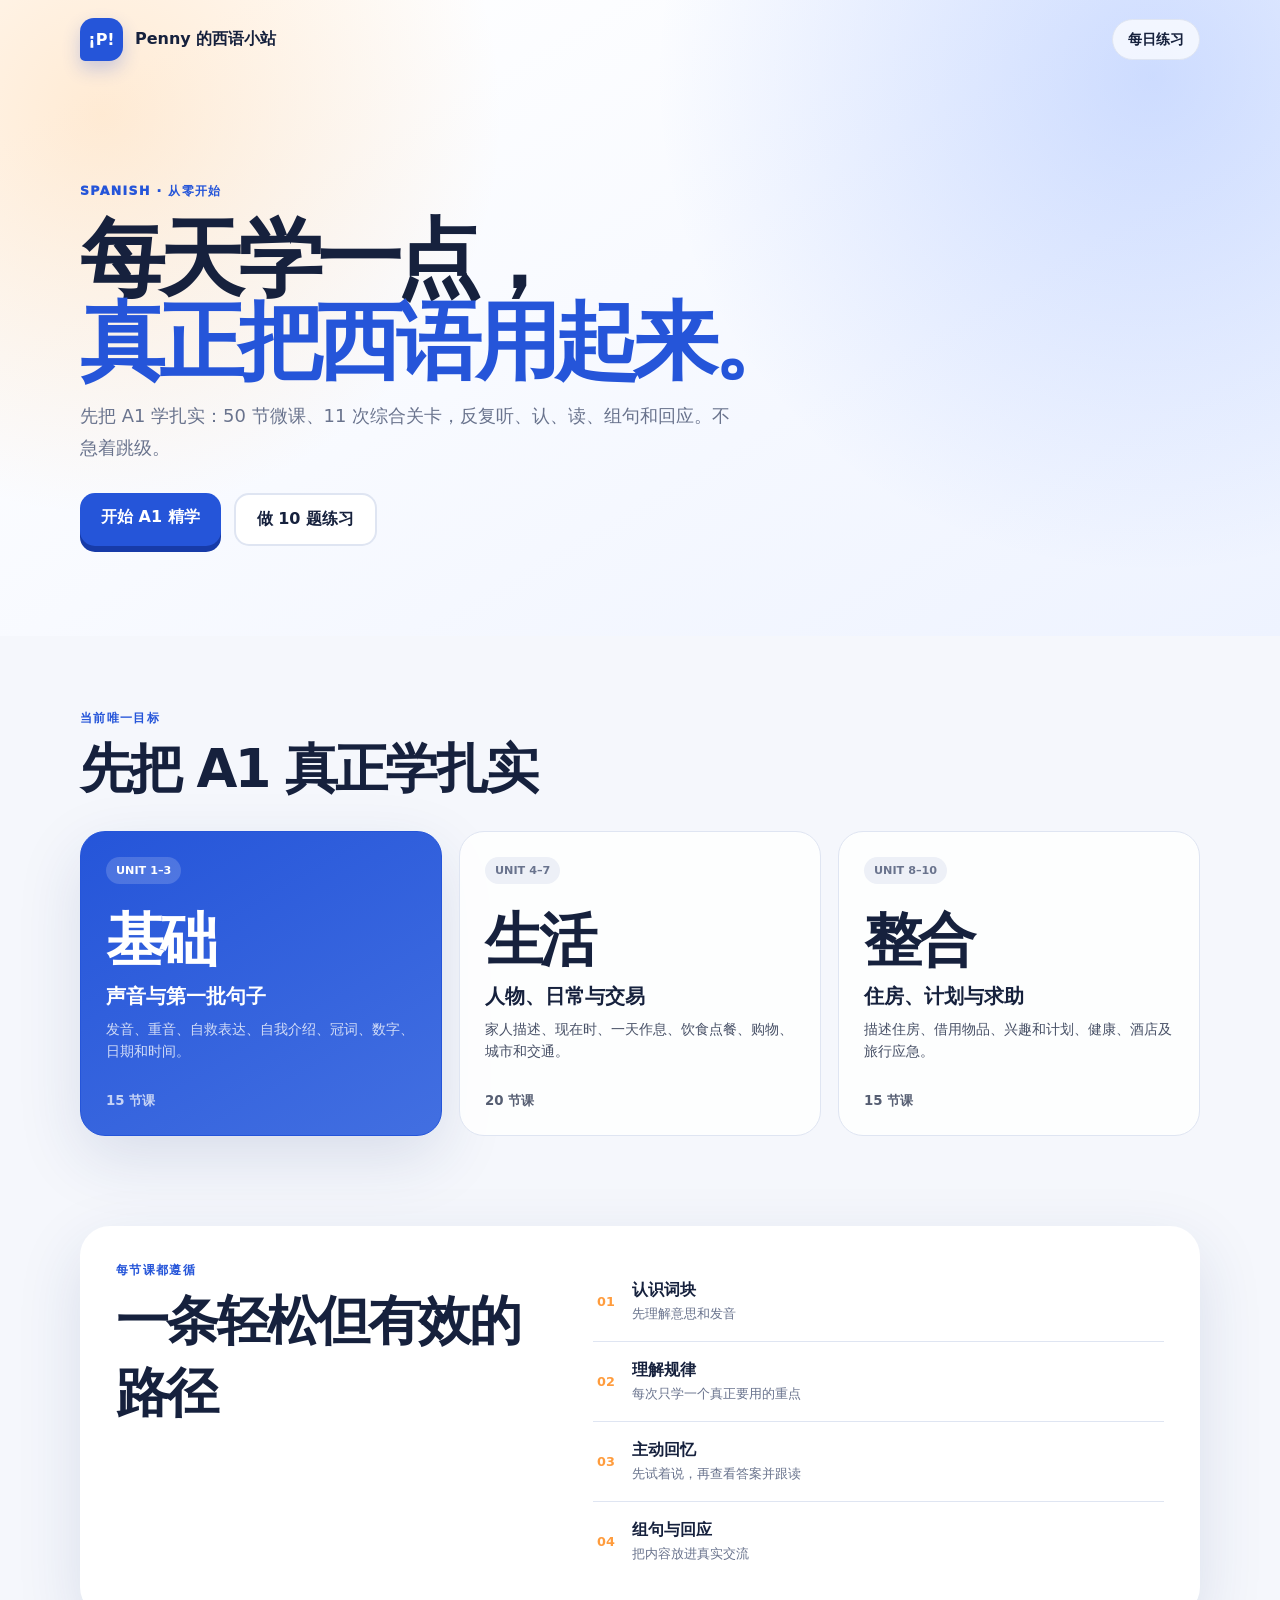
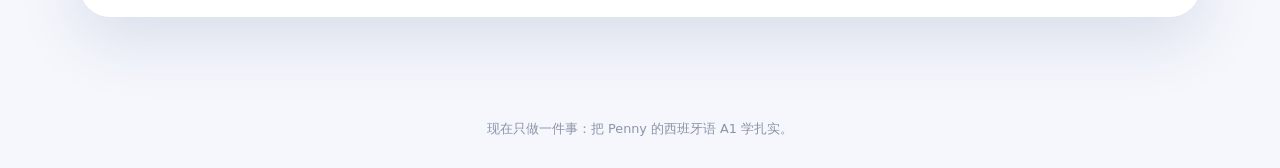
<file: index.html>
<!doctype html>
<html lang="zh-CN">
<head>
  <meta charset="UTF-8" />
  <meta name="viewport" content="width=device-width, initial-scale=1.0" />
  <meta name="theme-color" content="#2555d9" />
  <meta name="description" content="Penny 的西班牙语 A1 精学路线：50 节微课与阶段复习。" />
  <title>Penny 的西语小站</title>
  <link rel="stylesheet" href="styles/home.css" />
</head>
<body>
  <header class="hero">
    <nav aria-label="主导航">
      <a class="brand" href="index.html"><span>¡P!</span>Penny 的西语小站</a>
      <a class="nav-link" href="practice.html">每日练习</a>
    </nav>
    <div class="hero-copy">
      <p class="eyebrow">SPANISH · 从零开始</p>
      <h1>每天学一点，<br /><em>真正把西语用起来。</em></h1>
      <p class="intro">先把 A1 学扎实：50 节微课、11 次综合关卡，反复听、认、读、组句和回应。不急着跳级。</p>
      <div class="actions">
        <a class="primary" href="course.html">开始 A1 精学</a>
        <a class="secondary" href="practice.html">做 10 题练习</a>
      </div>
    </div>
  </header>

  <main>
    <section class="route" aria-labelledby="route-title">
      <div class="section-title">
        <p>当前唯一目标</p>
        <h2 id="route-title">先把 A1 真正学扎实</h2>
      </div>
      <div class="level-grid">
        <article class="level active">
          <span class="status">UNIT 1–3</span>
          <strong>基础</strong>
          <h3>声音与第一批句子</h3>
          <p>发音、重音、自救表达、自我介绍、冠词、数字、日期和时间。</p>
          <small>15 节课</small>
        </article>
        <article class="level">
          <span class="status planned">UNIT 4–7</span>
          <strong>生活</strong>
          <h3>人物、日常与交易</h3>
          <p>家人描述、现在时、一天作息、饮食点餐、购物、城市和交通。</p>
          <small>20 节课</small>
        </article>
        <article class="level">
          <span class="status planned">UNIT 8–10</span>
          <strong>整合</strong>
          <h3>住房、计划与求助</h3>
          <p>描述住房、借用物品、兴趣和计划、健康、酒店及旅行应急。</p>
          <small>15 节课</small>
        </article>
      </div>
    </section>

    <section class="method" aria-labelledby="method-title">
      <div><p>每节课都遵循</p><h2 id="method-title">一条轻松但有效的路径</h2></div>
      <ol>
        <li><b>01</b><span>认识词块<small>先理解意思和发音</small></span></li>
        <li><b>02</b><span>理解规律<small>每次只学一个真正要用的重点</small></span></li>
        <li><b>03</b><span>主动回忆<small>先试着说，再查看答案并跟读</small></span></li>
        <li><b>04</b><span>组句与回应<small>把内容放进真实交流</small></span></li>
      </ol>
    </section>
  </main>

  <footer>现在只做一件事：把 Penny 的西班牙语 A1 学扎实。</footer>
</body>
</html>
</file>
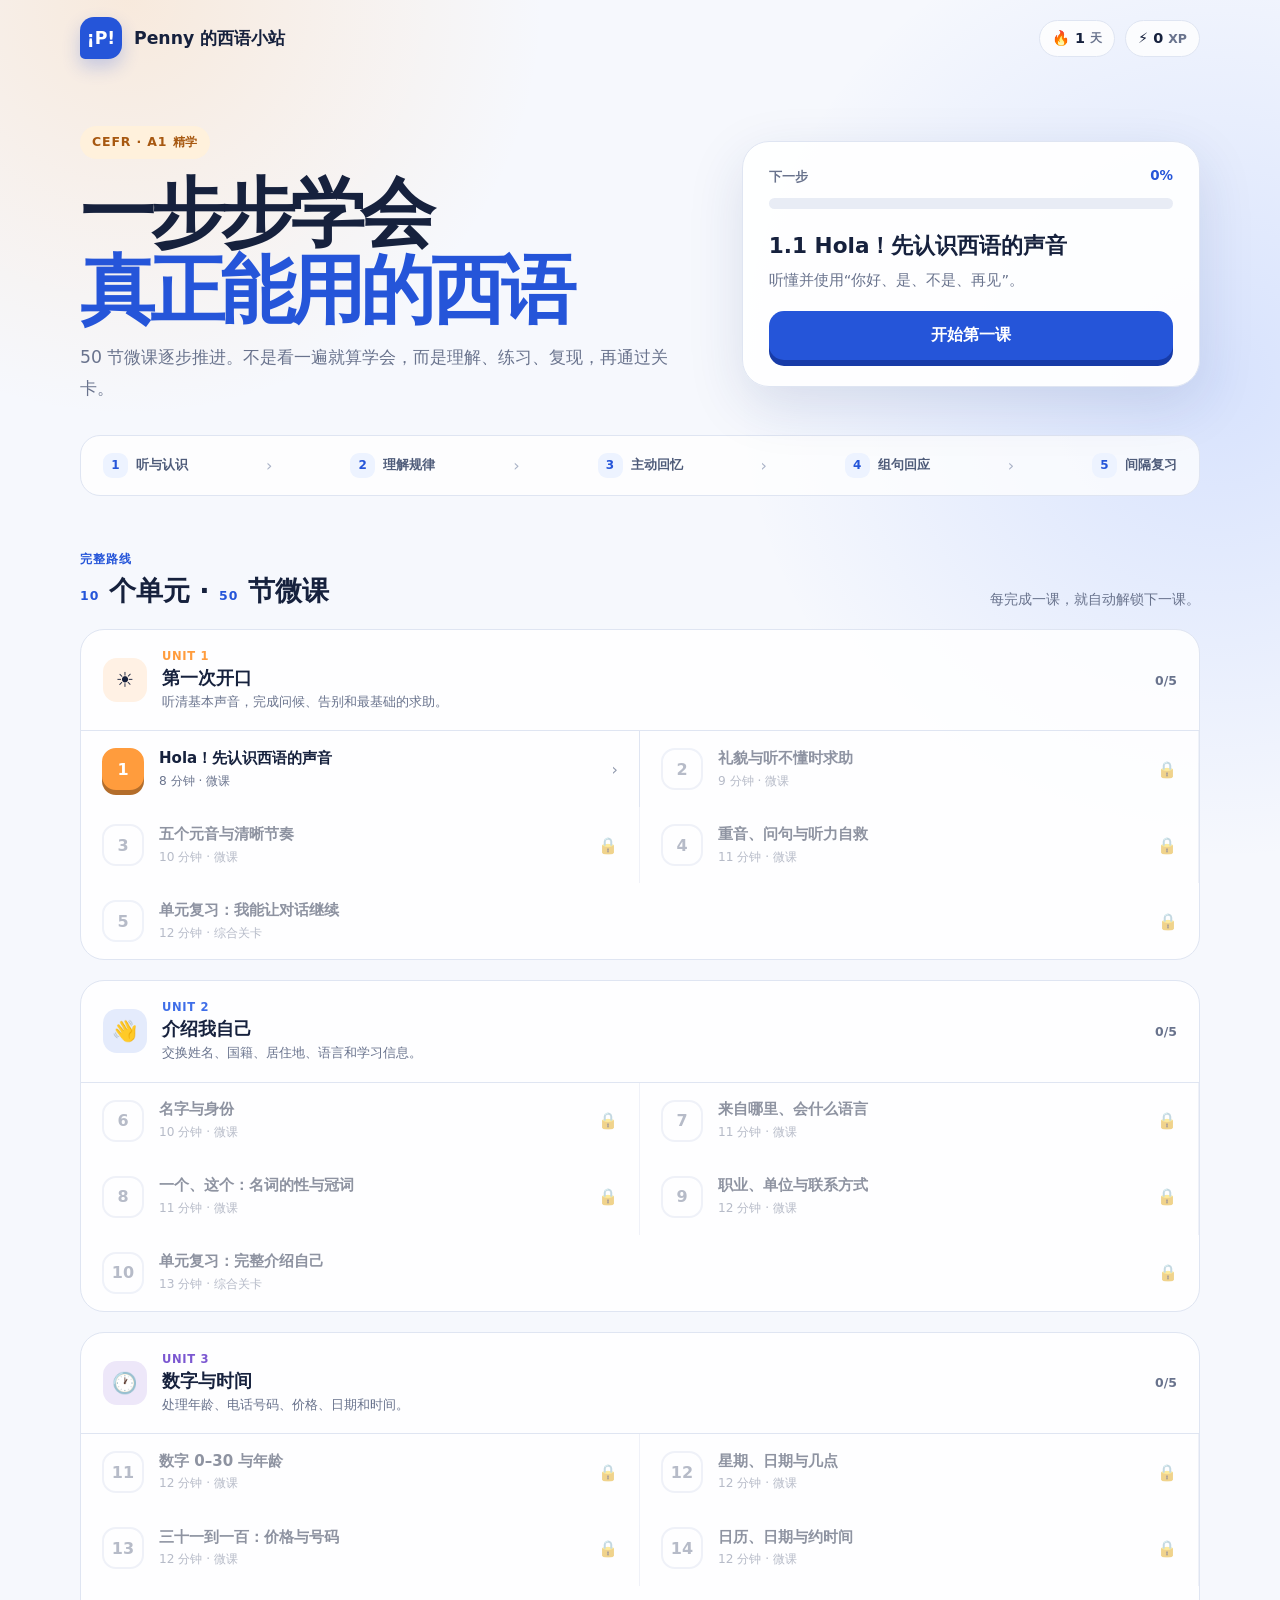
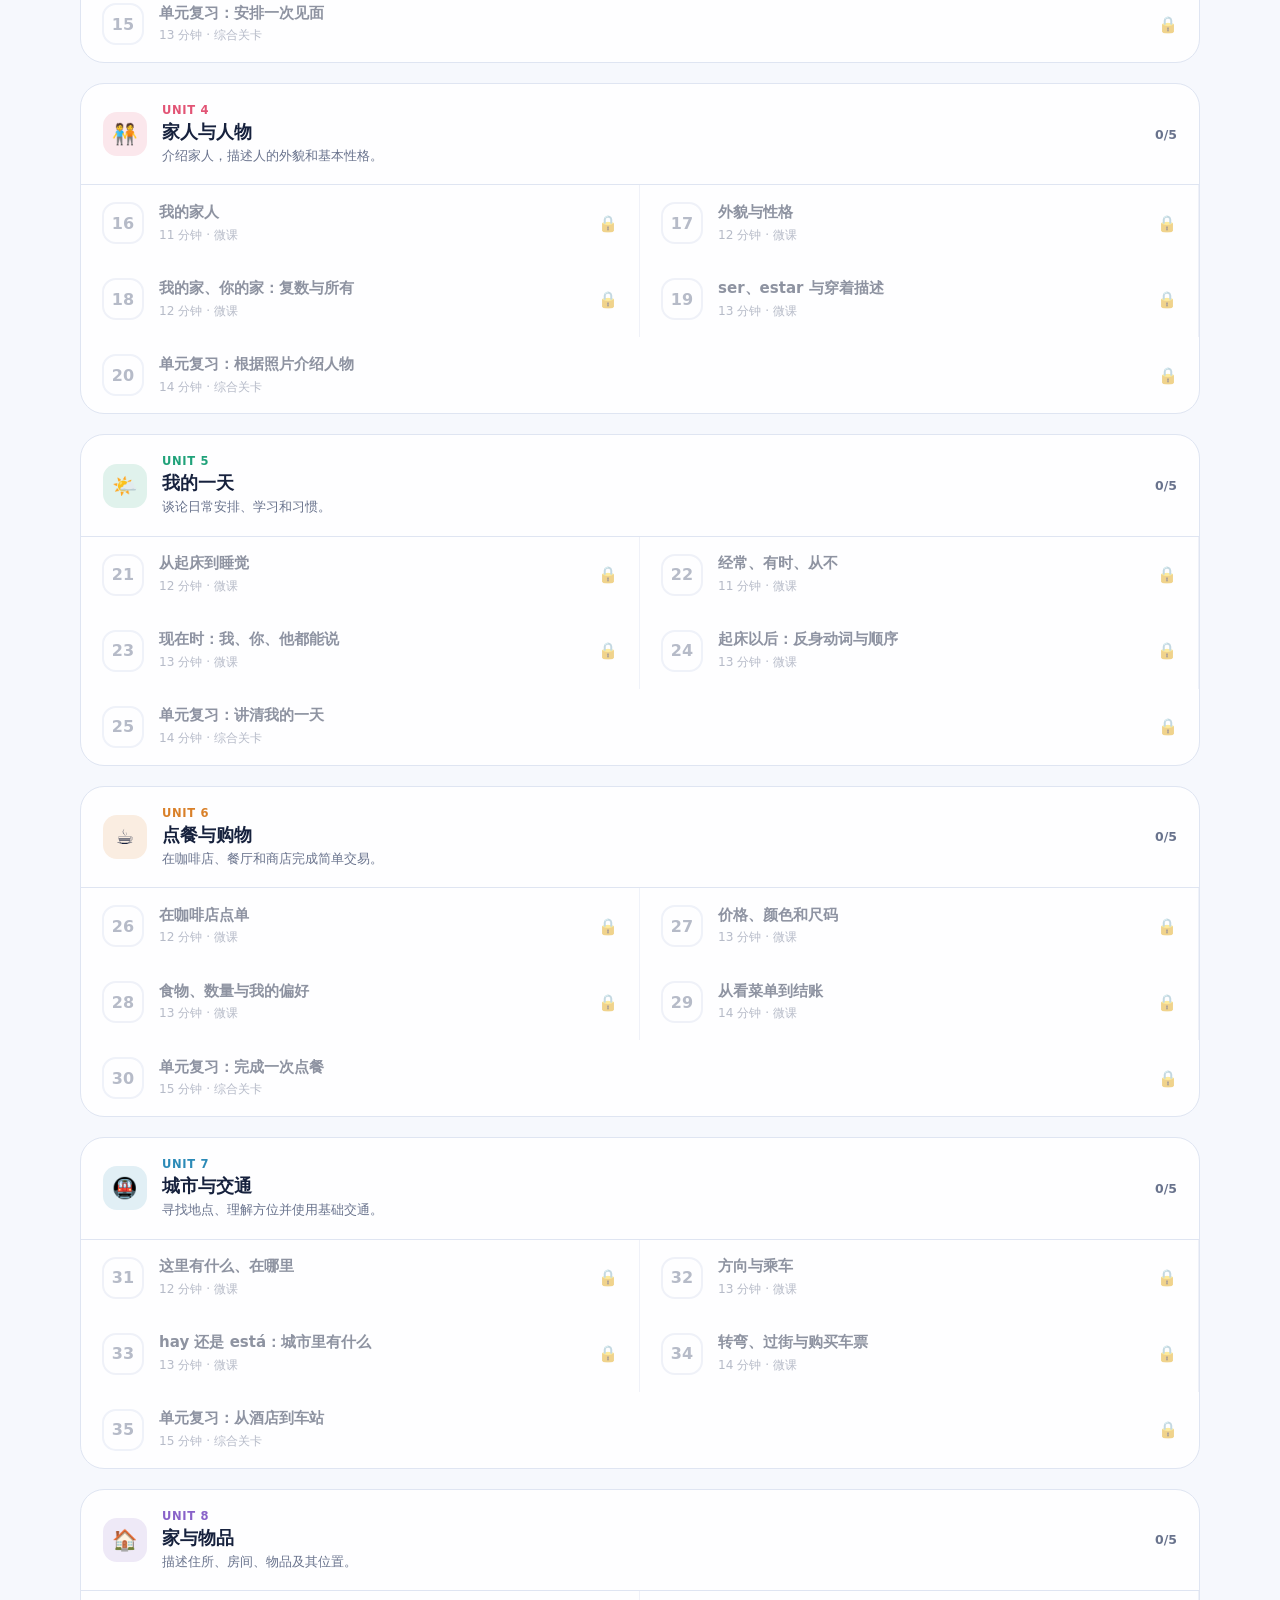
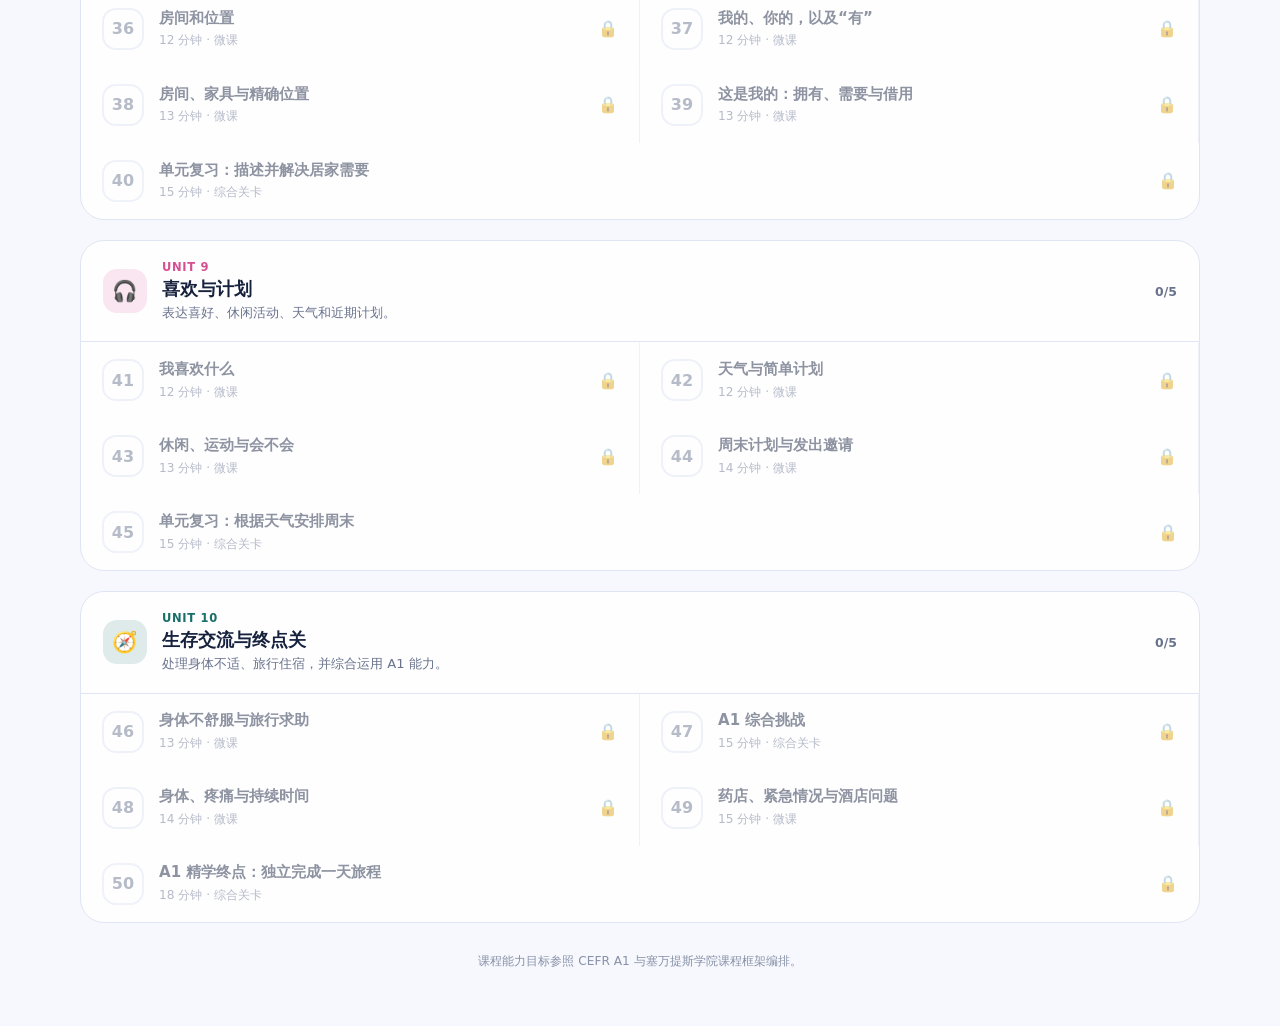
<file: course.html>
<!doctype html>
<html lang="zh-CN">
<head>
  <meta charset="UTF-8" />
  <meta name="viewport" content="width=device-width, initial-scale=1.0" />
  <meta name="theme-color" content="#2555d9" />
  <meta name="description" content="Penny 的西班牙语 A1 学习路线：从零开始，先学再练，不做拼写题。" />
  <title>Penny 的西语小站 · A1</title>
  <link rel="stylesheet" href="styles/course.css" />

</head>
<body>
  <header class="topbar">
    <button class="brand" id="homeBtn" aria-label="返回课程首页">
      <span class="brand-mark">¡P!</span><span class="brand-name">Penny 的西语小站</span>
    </button>
    <div class="top-stats" aria-label="学习数据">
      <span title="连续学习天数">🔥 <b id="streak">1</b><i>天</i></span>
      <span title="累计经验值">⚡ <b id="xp">0</b><i>XP</i></span>
    </div>
  </header>

  <main>
    <section id="dashboard" class="screen dashboard-screen">
      <div class="course-head">
        <div>
          <span class="level-pill">CEFR · A1 精学</span>
          <h1>一步步学会<br><em>真正能用的西语</em></h1>
          <p>50 节微课逐步推进。不是看一遍就算学会，而是理解、练习、复现，再通过关卡。</p>
        </div>
        <div class="continue-card">
          <div class="continue-top"><span>下一步</span><strong id="coursePercent">0%</strong></div>
          <div class="big-progress"><div id="courseProgress"></div></div>
          <h2 id="nextLessonTitle">Hola！先认识西语的声音</h2>
          <p id="nextLessonGoal">听懂并使用最基本的问候。</p>
          <button class="primary-btn" id="continueBtn">开始第一课</button>
          <button class="review-link" id="reviewBtn" hidden>复习错题 <span id="reviewCount">0</span></button>
        </div>
      </div>

      <div class="method-strip" aria-label="每课学习流程">
        <span><b>1</b> 听与认识</span><i>›</i><span><b>2</b> 理解规律</span><i>›</i><span><b>3</b> 主动回忆</span><i>›</i><span><b>4</b> 组句回应</span><i>›</i><span><b>5</b> 间隔复习</span>
      </div>

      <div class="section-heading">
        <div><span>完整路线</span><h2><span id="unitCount">10</span> 个单元 · <span id="lessonCount">50</span> 节微课</h2></div>
        <p>每完成一课，就自动解锁下一课。</p>
      </div>
      <div id="courseMap" class="course-map"></div>
      <footer class="course-source">课程能力目标参照 CEFR A1 与塞万提斯学院课程框架编排。</footer>
    </section>

    <section id="lessonScreen" class="screen lesson-screen" hidden>
      <div class="lesson-shell">
        <div class="lesson-progress-row">
          <button class="close-btn" id="closeLesson" aria-label="退出本课">×</button>
          <div class="lesson-progress" role="progressbar" aria-label="本课进度" aria-valuemin="0" aria-valuemax="100"><div id="lessonProgress"></div></div>
          <span id="lessonStep">1 / 7</span>
        </div>
        <div id="lessonStage" class="lesson-stage" aria-live="polite"></div>
      </div>
    </section>
  </main>

  <template id="soundIcon">
    <svg viewBox="0 0 24 24" fill="none" stroke="currentColor" stroke-width="2.2" aria-hidden="true"><path d="M11 5 6 9H3v6h3l5 4V5Z"/><path d="M15.5 8.5a5 5 0 0 1 0 7"/><path d="M18 6a8.5 8.5 0 0 1 0 12"/></svg>
  </template>

  <script src="data/course-a1.js"></script>

  <script src="scripts/course-app.js"></script>

</body>
</html>
</file>
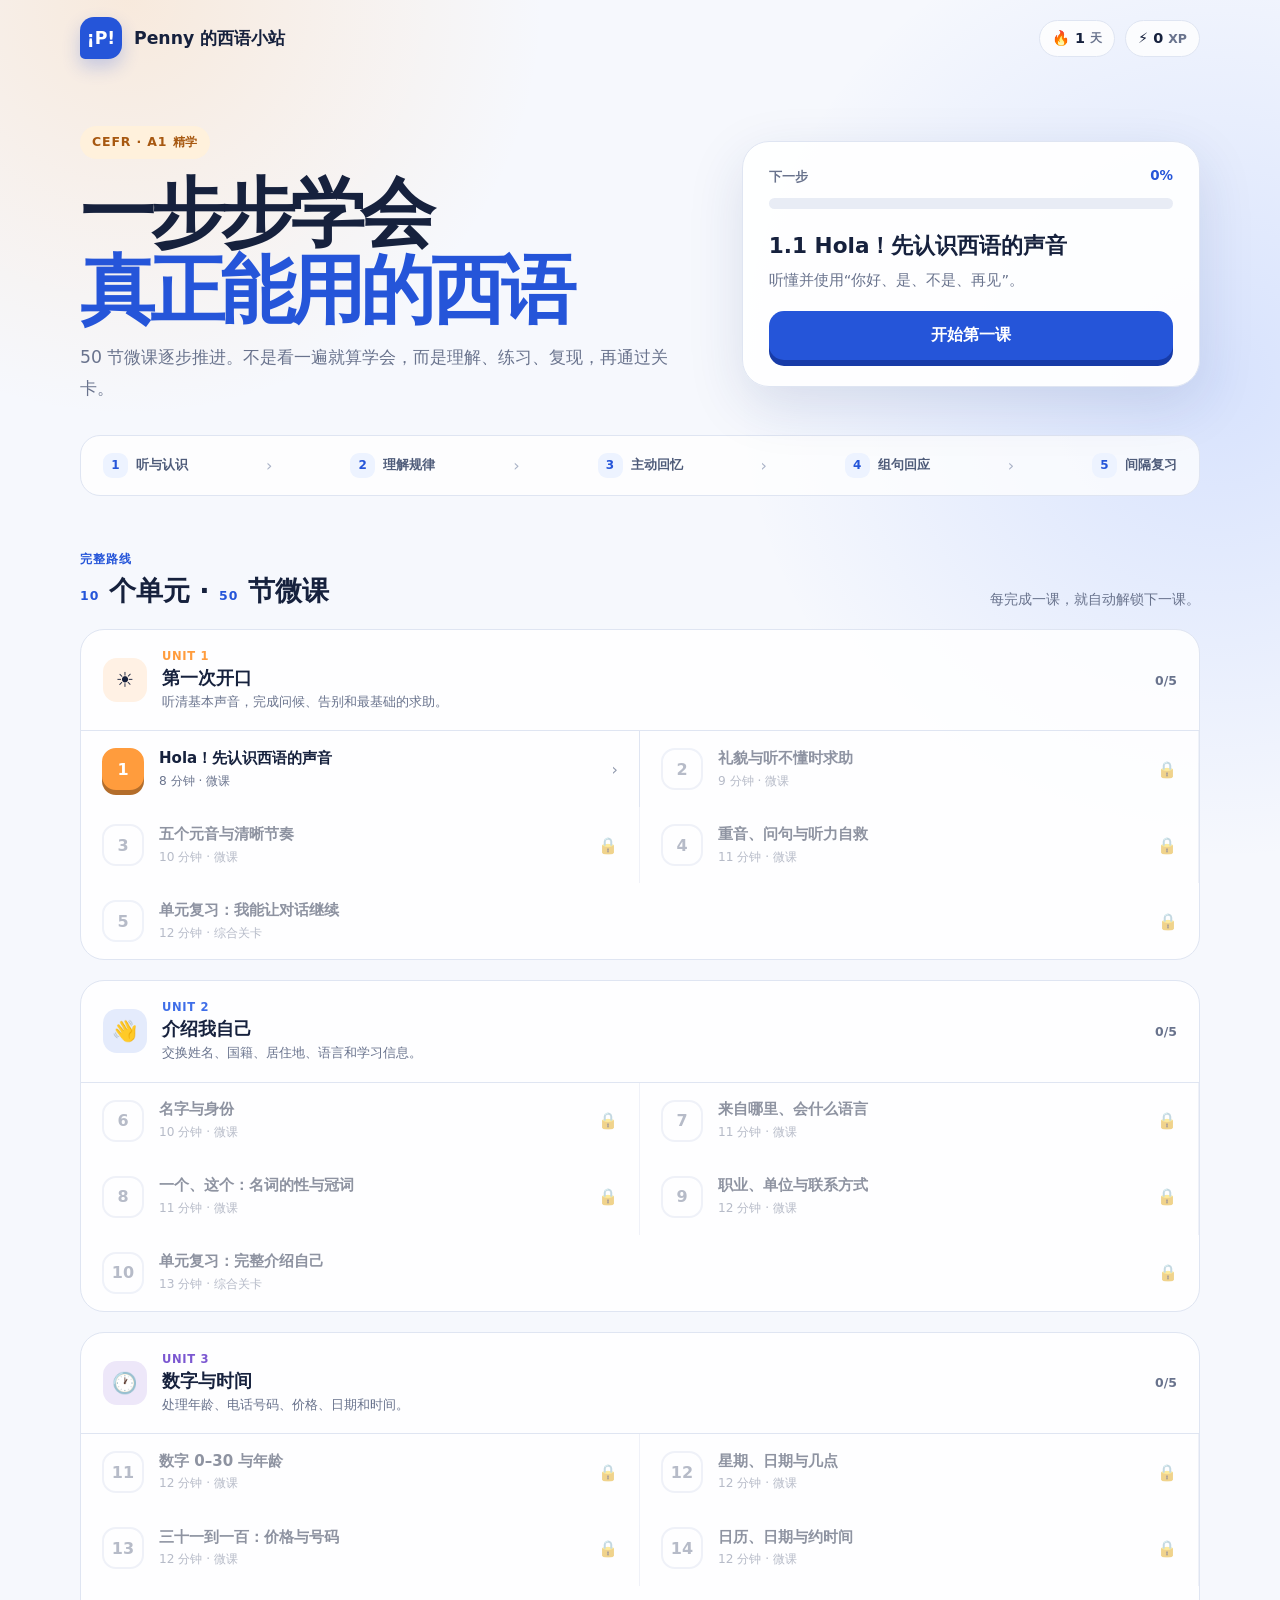
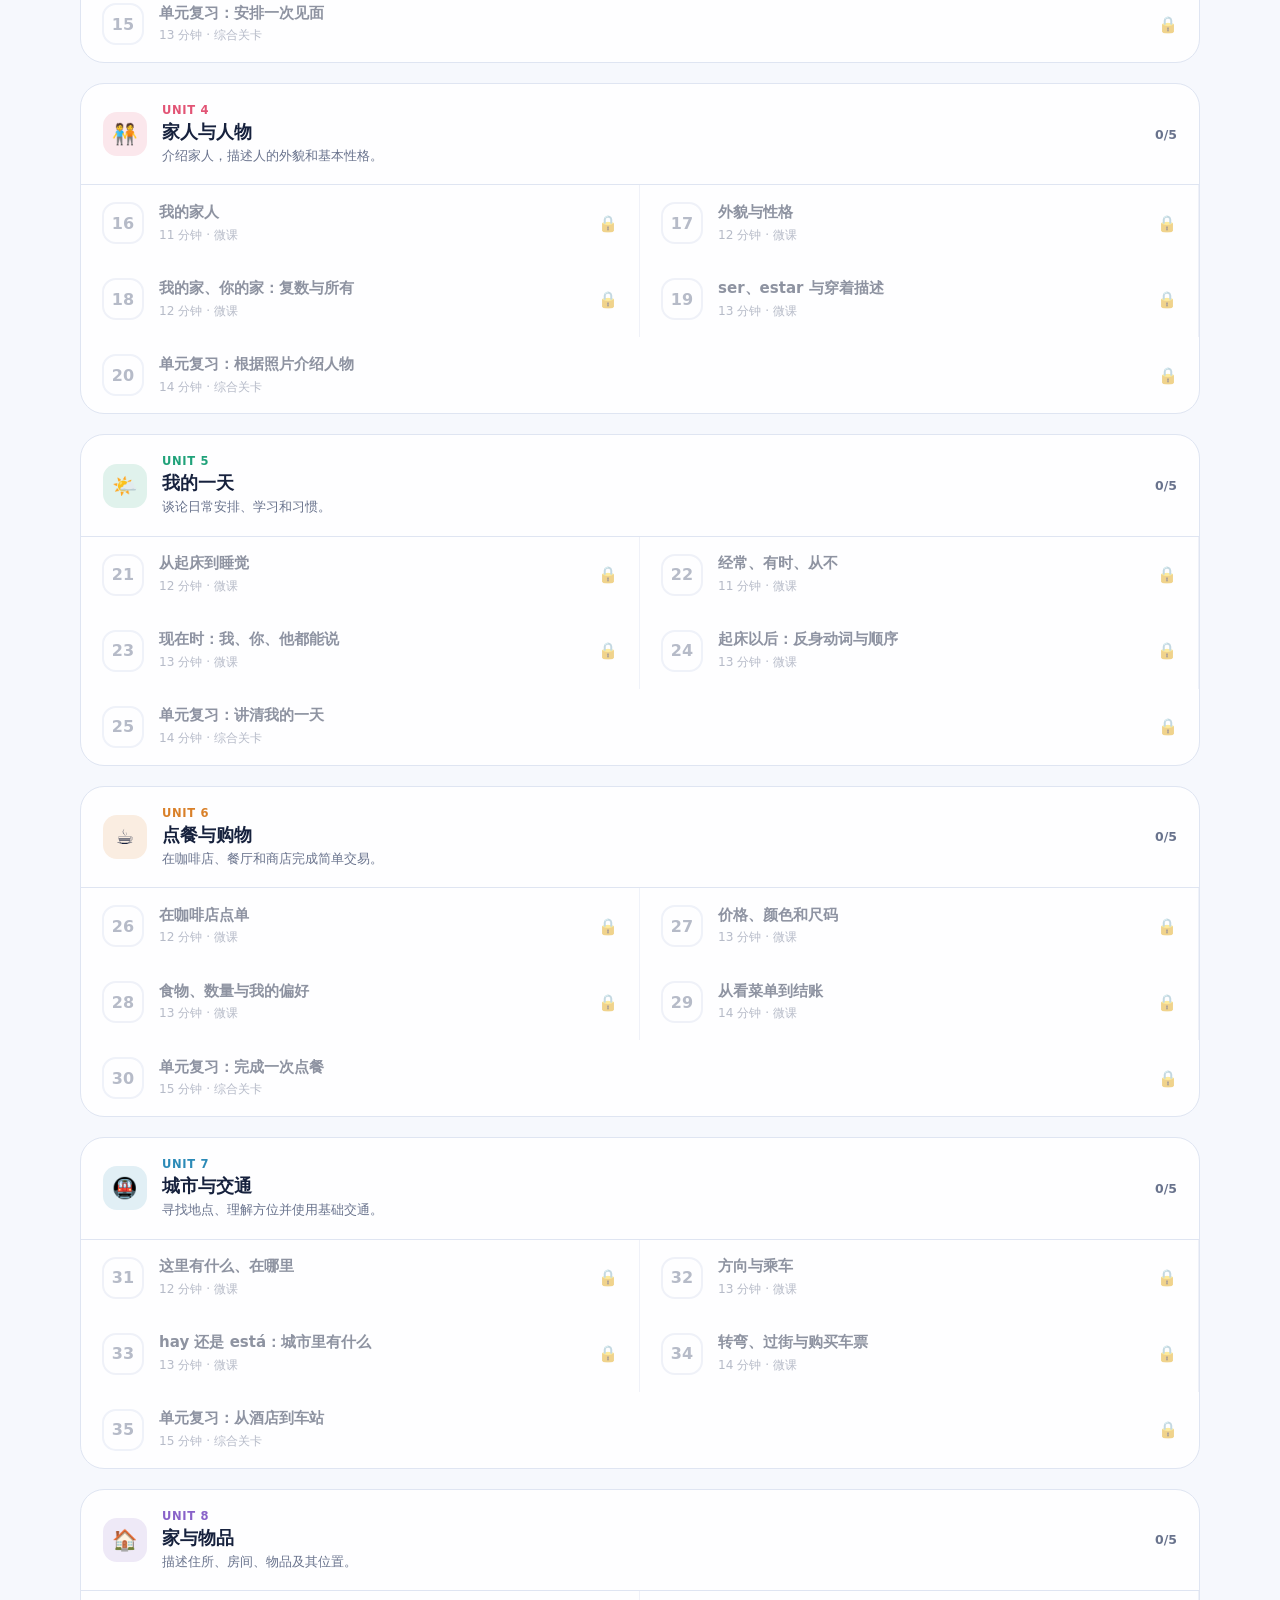
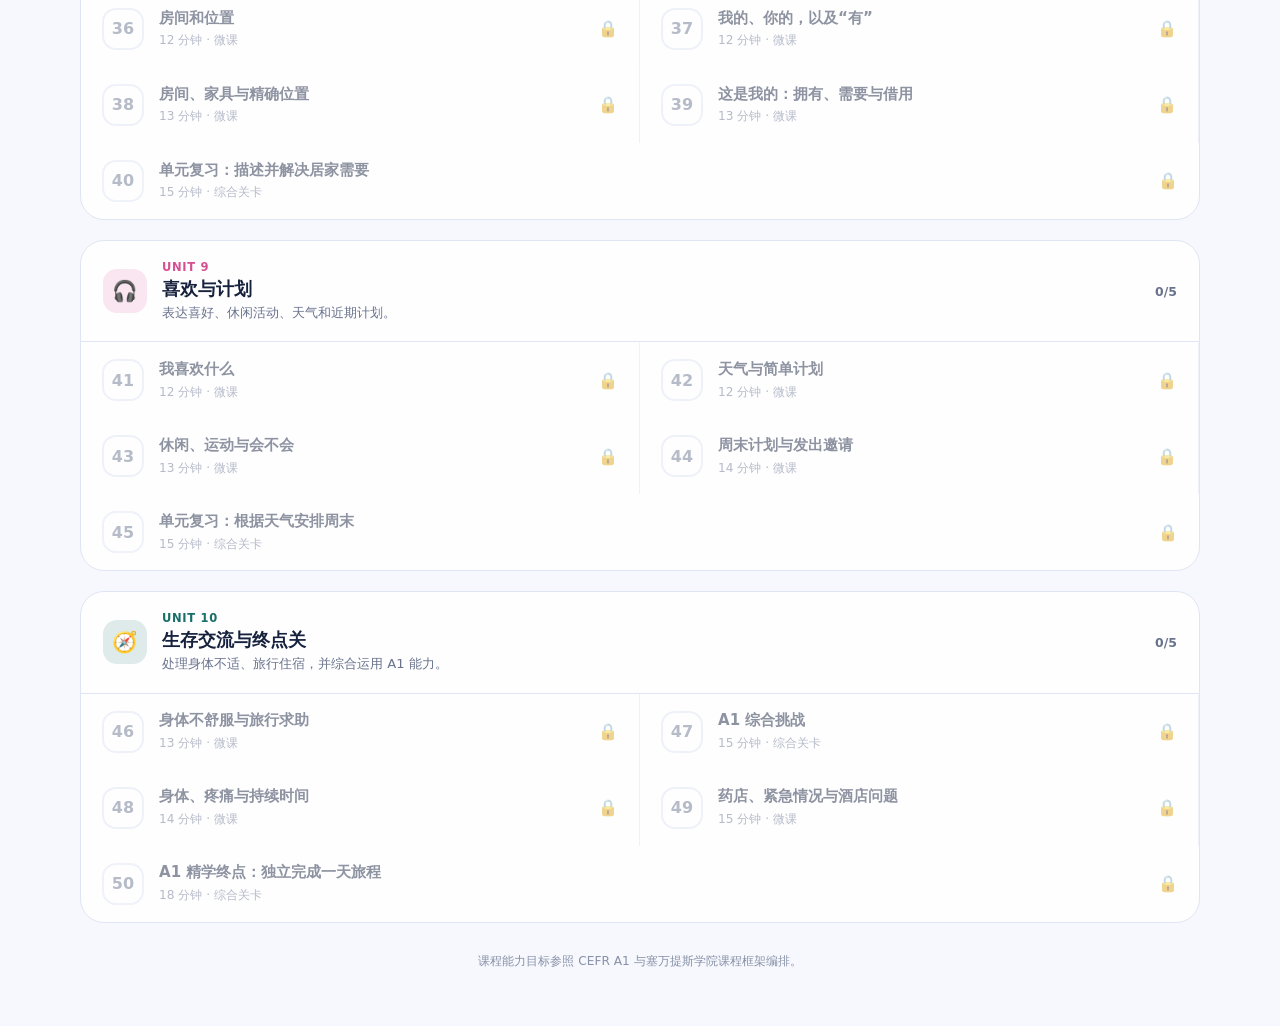
<file: Penny-Spanish-A1-standalone.html>
<!doctype html>
<html lang="zh-CN">
<head>
  <meta charset="UTF-8" />
  <meta name="viewport" content="width=device-width, initial-scale=1.0" />
  <meta name="theme-color" content="#2555d9" />
  <meta name="description" content="Penny 的西班牙语 A1 学习路线：从零开始，先学再练，不做拼写题。" />
  <title>Penny 的西语小站 · A1</title>
  <style>
:root {
  --ink:#16213d; --muted:#69738d; --blue:#2555d9; --blue-dark:#173ba8;
  --blue-soft:#edf3ff; --paper:#fff; --bg:#f6f8fd; --line:#dfe5f2;
  --orange:#ff9c3d; --mint:#1f9f79; --red:#d9475c;
  --shadow:0 18px 55px rgba(29,55,118,.13);
}
*{box-sizing:border-box}
html{font-size:16px}
body{margin:0;min-height:100vh;overflow-x:hidden;color:var(--ink);background:radial-gradient(circle at 10% 0,rgba(255,171,81,.19),transparent 26rem),radial-gradient(circle at 95% 9%,rgba(54,112,255,.16),transparent 30rem),var(--bg);font-family:ui-rounded,"SF Pro Rounded","PingFang SC","Microsoft YaHei",system-ui,sans-serif}
button{font:inherit}
button:focus-visible{outline:4px solid rgba(37,85,217,.2);outline-offset:3px}
[hidden]{display:none!important}
.topbar{width:min(calc(100% - 32px),1120px);height:76px;margin:auto;display:flex;align-items:center;justify-content:space-between;gap:16px}
.brand{display:flex;align-items:center;gap:12px;border:0;background:none;color:var(--ink);font-weight:900;font-size:1.08rem;cursor:pointer;padding:0}
.brand-mark{width:42px;height:42px;display:grid;place-items:center;color:#fff;background:var(--blue);border-radius:14px 14px 14px 5px;box-shadow:0 8px 18px rgba(37,85,217,.24)}
.top-stats{display:flex;gap:10px}.top-stats>span{display:flex;align-items:center;gap:5px;padding:9px 12px;border:1px solid var(--line);border-radius:999px;background:rgba(255,255,255,.8);font-weight:800;font-size:.9rem}.top-stats i{font-style:normal;color:var(--muted);font-size:.78rem}
main{width:min(calc(100% - 32px),1120px);margin:auto;padding:12px 0 56px}
.course-head{display:grid;grid-template-columns:minmax(0,1.15fr) minmax(310px,.85fr);gap:42px;align-items:center;padding:38px 0 32px}.course-head>*{min-width:0}
.level-pill{display:inline-flex;padding:8px 12px;border-radius:999px;background:#fff1dc;color:#a75810;font-size:.78rem;font-weight:900;letter-spacing:.07em}
.course-head h1{margin:16px 0 14px;font-size:clamp(2.35rem,6vw,4.7rem);line-height:1.02;letter-spacing:-.065em}.course-head h1 em{font-style:normal;color:var(--blue)}
.course-head>div:first-child>p{max-width:610px;margin:0;overflow-wrap:anywhere;color:var(--muted);font-size:1.08rem;line-height:1.75}
.continue-card{padding:26px;border:1px solid var(--line);border-radius:27px;background:rgba(255,255,255,.94);box-shadow:var(--shadow)}
.continue-top{display:flex;justify-content:space-between;color:var(--muted);font-size:.84rem;font-weight:850}.continue-top strong{color:var(--blue)}
.big-progress{height:11px;margin:12px 0 22px;background:#e8ecf5;border-radius:99px;overflow:hidden}.big-progress>div{width:0;height:100%;background:linear-gradient(90deg,var(--orange),#ffc45d);border-radius:inherit;transition:width .35s}
.continue-card h2{margin:0 0 8px;font-size:1.35rem;line-height:1.35}.continue-card p{margin:0 0 20px;color:var(--muted);line-height:1.55;font-size:.92rem}
.primary-btn{width:100%;border:0;border-radius:15px;padding:14px 20px;color:#fff;background:var(--blue);box-shadow:0 6px 0 var(--blue-dark);font-weight:900;cursor:pointer;transition:transform .12s,box-shadow .12s}.primary-btn:active{transform:translateY(4px);box-shadow:0 2px 0 var(--blue-dark)}
.review-link{width:100%;margin-top:14px;border:0;background:none;color:var(--red);font-weight:850;cursor:pointer}.review-link span{display:inline-grid;place-items:center;min-width:22px;height:22px;margin-left:4px;border-radius:99px;background:#ffe9ed}
.method-strip{display:flex;align-items:center;justify-content:space-between;gap:10px;padding:17px 22px;border:1px solid var(--line);border-radius:20px;background:rgba(255,255,255,.75);overflow:auto}.method-strip span{display:flex;align-items:center;gap:8px;white-space:nowrap;color:#4f5c7a;font-size:.84rem;font-weight:800}.method-strip b{width:25px;height:25px;display:grid;place-items:center;border-radius:9px;background:var(--blue-soft);color:var(--blue);font-size:.75rem}.method-strip i{font-style:normal;color:#aab3c7}
.section-heading{display:flex;justify-content:space-between;align-items:end;gap:20px;margin:52px 0 20px}.section-heading span{font-size:.78rem;color:var(--blue);font-weight:900;letter-spacing:.08em}.section-heading h2{font-size:1.7rem;margin:5px 0 0}.section-heading p{color:var(--muted);font-size:.9rem;margin:0}
.course-map{display:grid;gap:20px}.unit-card{position:relative;overflow:hidden;border:1px solid var(--line);border-radius:24px;background:rgba(255,255,255,.88)}
.unit-head{display:flex;align-items:center;gap:15px;padding:19px 22px;border-bottom:1px solid var(--line)}.unit-icon{width:44px;height:44px;display:grid;place-items:center;border-radius:14px;font-size:1.28rem;background:color-mix(in srgb,var(--unit-color) 14%,white)}.unit-copy{flex:1}.unit-copy small{display:block;color:var(--unit-color);font-weight:900;font-size:.72rem;letter-spacing:.06em}.unit-copy h3{margin:3px 0;font-size:1.1rem}.unit-copy p{margin:0;color:var(--muted);font-size:.82rem;line-height:1.4}.unit-state{font-size:.78rem;color:var(--muted);font-weight:800}
.lesson-list{display:grid;grid-template-columns:1fr 1fr}.lesson-node{display:grid;grid-template-columns:45px 1fr auto;align-items:center;gap:12px;padding:17px 21px;border:0;background:transparent;text-align:left;color:var(--ink);cursor:pointer;border-right:1px solid var(--line)}.lesson-node:last-child{border-right:0}.lesson-node:last-child:nth-child(odd){grid-column:1/-1}.lesson-node:hover:not(:disabled){background:#f7f9ff}.lesson-node:disabled{cursor:not-allowed;opacity:.48}.node-index{width:42px;height:42px;display:grid;place-items:center;border:2px solid var(--line);border-radius:14px;font-weight:900;color:var(--muted);background:#fff}.lesson-node.current .node-index{color:#fff;border-color:var(--unit-color);background:var(--unit-color);box-shadow:0 5px 0 color-mix(in srgb,var(--unit-color) 70%,#000)}.lesson-node.complete .node-index{color:#fff;border-color:var(--mint);background:var(--mint)}.node-copy strong{display:block;font-size:.94rem;line-height:1.3}.node-copy small{display:block;margin-top:4px;color:var(--muted);font-size:.76rem}.node-score{font-weight:900;color:var(--mint);font-size:.8rem}.lock{color:#9099ad}.course-source{text-align:center;color:#8891a7;font-size:.76rem;padding:30px 0 0}
.lesson-screen{min-height:calc(100vh - 100px)}.lesson-shell{width:min(100%,820px);margin:4px auto 0;padding:0 0 34px}.lesson-progress-row{display:flex;align-items:center;gap:14px;margin:0 0 18px}.close-btn{width:39px;height:39px;flex:0 0 auto;border:0;border-radius:12px;background:#e9edf6;color:#68738e;font-size:1.55rem;line-height:1;cursor:pointer}.lesson-progress{height:12px;flex:1;background:#e4e9f3;border-radius:99px;overflow:hidden}.lesson-progress>div{width:0;height:100%;border-radius:inherit;background:linear-gradient(90deg,var(--orange),#ffc45d);transition:width .3s}.lesson-progress-row>span{min-width:48px;text-align:right;color:var(--muted);font-size:.82rem;font-weight:850}
.lesson-stage{min-height:635px;padding:clamp(24px,6vw,48px);border:1px solid var(--line);border-radius:29px;background:#fff;box-shadow:var(--shadow);display:flex;flex-direction:column}.stage-kicker{color:var(--blue);font-size:.76rem;font-weight:900;letter-spacing:.08em;text-transform:uppercase}.lesson-stage h1{margin:9px 0 10px;font-size:clamp(1.85rem,5vw,2.8rem);line-height:1.15;letter-spacing:-.045em}.stage-sub{margin:0;color:var(--muted);line-height:1.65}.stage-body{flex:1;display:flex;flex-direction:column;justify-content:center;padding:28px 0}.intro-icon{width:86px;height:86px;display:grid;place-items:center;border-radius:27px;background:#fff0da;font-size:2.5rem;margin-bottom:24px;transform:rotate(-4deg)}.can-do{padding:18px;border-radius:18px;background:var(--blue-soft);color:#244394;line-height:1.55;font-weight:750}.stage-actions{display:flex;gap:12px;justify-content:flex-end}.secondary-btn{border:2px solid var(--line);border-bottom-width:5px;border-radius:15px;padding:11px 18px;background:#fff;color:var(--ink);font-weight:850;cursor:pointer}.stage-actions .primary-btn{width:auto;min-width:150px}
.word-grid{display:grid;grid-template-columns:1fr 1fr;gap:12px}.word-card{position:relative;padding:18px 55px 18px 18px;border:2px solid var(--line);border-radius:18px;background:#fff}.word-card strong{display:block;font-size:1.25rem;margin-bottom:5px}.word-card>span{color:var(--muted);font-size:.9rem}.mini-sound{position:absolute;right:13px;top:13px;width:36px;height:36px;display:grid;place-items:center;border:0;border-radius:11px;background:var(--blue-soft);color:var(--blue);cursor:pointer}.mini-sound svg{width:19px}.word-tip{margin:12px -37px 0 0;padding:10px 12px;border-radius:12px;background:#fff7e9;color:#8a581d;font-size:.8rem;line-height:1.5}
.recall-card{position:relative;display:grid;gap:13px;padding:24px;border:2px solid #d5def8;border-radius:22px;background:linear-gradient(145deg,#f5f7ff,#fff)}.recall-card>span{color:var(--muted);font-size:.82rem;font-weight:850}.recall-card>strong{font-size:clamp(1.35rem,4vw,2rem);line-height:1.45}.reveal-btn{justify-self:start;border:0;border-radius:13px;padding:11px 15px;background:var(--blue);color:#fff;font-weight:900;cursor:pointer}.reveal-btn:disabled{opacity:.45}.recall-answer{position:relative;margin-top:5px;padding:20px 58px 20px 18px;border-radius:16px;background:#eafaf4;color:#176e56}.recall-answer>b{display:block;font-size:1.25rem;line-height:1.45}.recall-answer>small{display:block;margin-top:8px;line-height:1.5}.recall-answer .mini-sound{background:#fff;color:#176e56}
.grammar-card{padding:23px;border:1px solid #cbd8fb;border-radius:21px;background:linear-gradient(145deg,#f4f7ff,#fff)}.grammar-card h2{margin:0 0 8px;font-size:1.35rem}.grammar-card>p{margin:0 0 17px;color:#52617f;line-height:1.65}.examples{display:grid;gap:8px}.examples span{padding:10px 12px;border-radius:11px;background:#fff;color:#33415f;font-size:.9rem;font-weight:750}.listen-box{display:flex;align-items:center;gap:20px}.sound-main{width:86px;height:86px;display:grid;place-items:center;flex:0 0 auto;border:0;border-radius:25px;background:var(--blue);color:#fff;box-shadow:0 8px 0 var(--blue-dark);cursor:pointer}.sound-main:active{transform:translateY(5px);box-shadow:0 3px 0 var(--blue-dark)}.sound-main svg{width:37px}.slow-btn{margin-top:12px;border:1px solid #cbd7fb;border-radius:11px;padding:8px 11px;background:var(--blue-soft);color:var(--blue-dark);font-weight:800;cursor:pointer}.big-prompt{font-size:clamp(1.55rem,5vw,2.5rem);font-weight:900;line-height:1.3}.context{color:var(--muted);font-weight:750;margin-bottom:10px}
.answers{display:grid;grid-template-columns:1fr 1fr;gap:11px}.answer{min-height:62px;padding:13px 15px;border:2px solid var(--line);border-bottom-width:5px;border-radius:16px;background:#fff;color:var(--ink);font-weight:780;text-align:left;cursor:pointer;line-height:1.4}.answer:hover:not(:disabled){border-color:#9fb4f0;background:#f8faff}.answer.correct{border-color:var(--mint);background:#ebfaf5;color:#157258}.answer.wrong{border-color:var(--red);background:#fff0f2;color:#a32f40}.answer:disabled{cursor:default}.feedback{display:flex;align-items:center;justify-content:space-between;gap:15px;margin-top:18px;padding:16px;border-radius:17px}.feedback.good{background:#eafaf4;color:#176e56}.feedback.bad{background:#fff0f2;color:#9e3041}.feedback strong{display:block;margin-bottom:3px}.feedback small{font-size:.84rem;line-height:1.45}.feedback .primary-btn{width:auto;min-width:115px;box-shadow:none;background:currentColor}.feedback .primary-btn span{color:#fff}
.token-bank,.sentence-line{display:flex;flex-wrap:wrap;gap:10px;min-height:73px;padding:14px;border-radius:16px}.sentence-line{margin-bottom:15px;border:2px dashed #cbd4e5;background:#fafbfe}.token-bank{background:#f0f3f9}.token{border:2px solid #d4dbea;border-bottom-width:4px;border-radius:12px;padding:10px 13px;background:#fff;color:var(--ink);font-weight:850;cursor:pointer}.token.used{opacity:.28;pointer-events:none}.order-tools{display:flex;justify-content:space-between;align-items:center;margin-top:14px}.order-tools small{color:var(--muted)}.check-btn{border:0;border-radius:13px;padding:11px 18px;background:var(--blue);color:#fff;font-weight:900;cursor:pointer}.check-btn:disabled{opacity:.4;cursor:not-allowed}
.summary{text-align:center;align-items:center}.summary-icon{width:96px;height:96px;display:grid;place-items:center;border-radius:30px;background:#fff0da;font-size:2.8rem;transform:rotate(-5deg);margin:0 auto 20px}.score-ring{font-size:2.6rem;color:var(--blue);font-weight:950;letter-spacing:-.05em}.summary-list{display:flex;justify-content:center;gap:12px;margin:22px 0}.summary-list span{padding:10px 14px;border-radius:12px;background:#f1f4fa;color:#53607b;font-size:.85rem;font-weight:800}
.match-grid{display:grid;grid-template-columns:1fr 1fr;gap:10px}.match-item{min-height:54px;border:2px solid var(--line);border-bottom-width:4px;border-radius:14px;background:#fff;font-weight:800;color:var(--ink);cursor:pointer}.match-item.selected{border-color:var(--blue);background:var(--blue-soft)}.match-item.matched{border-color:var(--mint);background:#eafaf4;color:#157258;pointer-events:none}.match-status{text-align:center;color:var(--muted);font-size:.86rem;margin-top:14px}
@media(max-width:820px){.course-head{grid-template-columns:1fr;gap:26px;padding-top:20px}.course-head h1 br{display:none}.lesson-list{grid-template-columns:1fr}.lesson-node{border-right:0;border-bottom:1px solid var(--line)}.lesson-node:last-child{border-bottom:0}.method-strip{justify-content:flex-start}.section-heading{margin-top:38px}.lesson-stage{min-height:620px}}
@media(max-width:560px){.topbar,main{width:min(calc(100% - 18px),1120px)}.topbar{height:64px}.brand-name{display:none}.brand-mark{width:39px;height:39px}.top-stats>span:first-child{display:none}.course-head{padding-top:13px}.course-head h1{font-size:2.2rem;line-height:1.08;overflow-wrap:anywhere}.course-head h1 br{display:block}.continue-card{padding:21px;border-radius:23px}.method-strip{margin:0 -9px;border-left:0;border-right:0;border-radius:0}.section-heading{align-items:start}.section-heading>p{display:none}.unit-head{padding:16px}.unit-state{display:none}.lesson-node{padding:15px}.lesson-stage{padding:22px 18px;border-radius:22px;min-height:calc(100vh - 105px)}.answers,.word-grid{grid-template-columns:1fr}.feedback{align-items:stretch;flex-direction:column}.feedback .primary-btn{width:100%}.stage-actions{flex-direction:column-reverse}.stage-actions .primary-btn{width:100%}.secondary-btn{width:100%}.listen-box{align-items:flex-start;flex-direction:column}.summary-list{flex-wrap:wrap}.match-item{font-size:.9rem}.lesson-progress-row{margin-top:3px}}
@media(prefers-reduced-motion:reduce){*{transition:none!important;scroll-behavior:auto!important}}
  </style>

</head>
<body>
  <header class="topbar">
    <button class="brand" id="homeBtn" aria-label="返回课程首页">
      <span class="brand-mark">¡P!</span><span class="brand-name">Penny 的西语小站</span>
    </button>
    <div class="top-stats" aria-label="学习数据">
      <span title="连续学习天数">🔥 <b id="streak">1</b><i>天</i></span>
      <span title="累计经验值">⚡ <b id="xp">0</b><i>XP</i></span>
    </div>
  </header>

  <main>
    <section id="dashboard" class="screen dashboard-screen">
      <div class="course-head">
        <div>
          <span class="level-pill">CEFR · A1 精学</span>
          <h1>一步步学会<br><em>真正能用的西语</em></h1>
          <p>50 节微课逐步推进。不是看一遍就算学会，而是理解、练习、复现，再通过关卡。</p>
        </div>
        <div class="continue-card">
          <div class="continue-top"><span>下一步</span><strong id="coursePercent">0%</strong></div>
          <div class="big-progress"><div id="courseProgress"></div></div>
          <h2 id="nextLessonTitle">Hola！先认识西语的声音</h2>
          <p id="nextLessonGoal">听懂并使用最基本的问候。</p>
          <button class="primary-btn" id="continueBtn">开始第一课</button>
          <button class="review-link" id="reviewBtn" hidden>复习错题 <span id="reviewCount">0</span></button>
        </div>
      </div>

      <div class="method-strip" aria-label="每课学习流程">
        <span><b>1</b> 听与认识</span><i>›</i><span><b>2</b> 理解规律</span><i>›</i><span><b>3</b> 主动回忆</span><i>›</i><span><b>4</b> 组句回应</span><i>›</i><span><b>5</b> 间隔复习</span>
      </div>

      <div class="section-heading">
        <div><span>完整路线</span><h2><span id="unitCount">10</span> 个单元 · <span id="lessonCount">50</span> 节微课</h2></div>
        <p>每完成一课，就自动解锁下一课。</p>
      </div>
      <div id="courseMap" class="course-map"></div>
      <footer class="course-source">课程能力目标参照 CEFR A1 与塞万提斯学院课程框架编排。</footer>
    </section>

    <section id="lessonScreen" class="screen lesson-screen" hidden>
      <div class="lesson-shell">
        <div class="lesson-progress-row">
          <button class="close-btn" id="closeLesson" aria-label="退出本课">×</button>
          <div class="lesson-progress" role="progressbar" aria-label="本课进度" aria-valuemin="0" aria-valuemax="100"><div id="lessonProgress"></div></div>
          <span id="lessonStep">1 / 7</span>
        </div>
        <div id="lessonStage" class="lesson-stage" aria-live="polite"></div>
      </div>
    </section>
  </main>

  <template id="soundIcon">
    <svg viewBox="0 0 24 24" fill="none" stroke="currentColor" stroke-width="2.2" aria-hidden="true"><path d="M11 5 6 9H3v6h3l5 4V5Z"/><path d="M15.5 8.5a5 5 0 0 1 0 7"/><path d="M18 6a8.5 8.5 0 0 1 0 12"/></svg>
  </template>

  <script>
window.COURSE = {
  title: '西班牙语 A1 路线',
  subtitle: '从完全零基础，到能处理简单日常交流',
  units: [
    {
      id: 'u1', number: 1, title: '第一次开口', icon: '☀️', color: '#ff9c3d',
      goal: '听清基本声音，完成问候、告别和最基础的求助。',
      lessons: [
        {
          id: 'l1', title: 'Hola！先认识西语的声音', minutes: 8,
          canDo: '听懂并使用“你好、是、不是、再见”。',
          words: [
            {es:'hola', zh:'你好', tip:'h 不发音，读起来接近“哦啦”。'},
            {es:'sí', zh:'是；对', tip:'í 上的重音符号表示这里要重读。'},
            {es:'no', zh:'不；不是', tip:'西语的 o 发音干净，不要拖成“欧”。'},
            {es:'adiós', zh:'再见', tip:'重音落在 ó。'}
          ],
          grammar: {title:'西语元音很稳定', body:'a、e、i、o、u 通常分别保持接近“啊、诶、衣、哦、乌”的声音。先听准，不要求你现在拼写。', examples:['hola · 你好','sí · 是','no · 不']},
          sentence: {es:'Hola, soy Penny.', zh:'你好，我是 Penny。'},
          order: {tokens:['Hola,','soy','Penny.'], answer:'Hola, soy Penny.', zh:'你好，我是 Penny。'},
          dialogue: {context:'第一次见到新同学。', prompt:'对方说：¡Hola!', choices:['¡Hola!','Adiós.','No.','Perdón.'], answer:'¡Hola!', note:'别人问候你时，直接用 Hola 回应就很自然。'}
        },
        {
          id: 'l2', title: '礼貌与听不懂时求助', minutes: 9,
          canDo: '说谢谢、请、对不起，并请对方慢一点或重复。',
          words: [
            {es:'gracias', zh:'谢谢', tip:'常用表达，末尾 s 要轻轻带出。'},
            {es:'por favor', zh:'请', tip:'放在请求后面会更自然。'},
            {es:'perdón', zh:'对不起；劳驾', tip:'可用于道歉或引起别人注意。'},
            {es:'no entiendo', zh:'我不明白', tip:'entender 是“理解”，这里直接记整句。'}
          ],
          grammar: {title:'先学整块表达', body:'初学阶段不用急着拆每个词。把 No entiendo 和 ¿Puede repetir? 当作两块能立刻使用的工具。', examples:['No entiendo. · 我不明白','¿Puede repetir? · 您能重复吗？','Más despacio, por favor. · 请慢一点']},
          sentence: {es:'Más despacio, por favor.', zh:'请说慢一点。'},
          order: {tokens:['No','entiendo.'], answer:'No entiendo.', zh:'我不明白。'},
          dialogue: {context:'对方说得太快，你没有听懂。', prompt:'最合适的回应是：', choices:['¿Puede repetir, por favor?','Muy bien.','Me llamo Penny.','Hasta mañana.'], answer:'¿Puede repetir, por favor?', note:'Puede repetir 是礼貌的“您能重复吗”。'}
        }
      ]
    },
    {
      id: 'u2', number: 2, title: '介绍我自己', icon: '👋', color: '#3f6ee8',
      goal: '交换姓名、国籍、居住地、语言和学习信息。',
      lessons: [
        {
          id: 'l3', title: '名字与身份', minutes: 10,
          canDo: '介绍自己的名字，并询问对方叫什么。',
          words: [
            {es:'me llamo', zh:'我叫……', tip:'ll 在多数地区接近汉语“耶/亚”的起始音。'},
            {es:'soy', zh:'我是……', tip:'来自 ser，用于身份。'},
            {es:'¿cómo?', zh:'怎样；怎么', tip:'疑问词带重音符号。'},
            {es:'mucho gusto', zh:'很高兴认识你', tip:'见面时的固定表达。'}
          ],
          grammar: {title:'Me llamo 和 Soy', body:'Me llamo + 名字表示“我叫……”；Soy + 身份或国籍表示“我是……”。', examples:['Me llamo Penny. · 我叫 Penny','Soy estudiante. · 我是学生','¿Cómo te llamas? · 你叫什么？']},
          sentence: {es:'Me llamo Penny y soy estudiante.', zh:'我叫 Penny，是一名学生。'},
          order: {tokens:['Me','llamo','Penny.'], answer:'Me llamo Penny.', zh:'我叫 Penny。'},
          dialogue: {context:'别人问：¿Cómo te llamas?', prompt:'选择正确回答。', choices:['Me llamo Penny.','Estoy bien.','Soy de China.','Tengo veinte años.'], answer:'Me llamo Penny.', note:'¿Cómo te llamas? 专门询问名字。'}
        },
        {
          id: 'l4', title: '来自哪里、会什么语言', minutes: 11,
          canDo: '说出来自哪里、住在哪里，以及会说什么语言。',
          words: [
            {es:'China', zh:'中国', tip:'西班牙语中 ch 发音接近“吃”的开头。'},
            {es:'español', zh:'西班牙语', tip:'ñ 是西语特色字母，接近“ny”。'},
            {es:'vivo en', zh:'我住在……', tip:'地点前常用 en。'},
            {es:'hablo', zh:'我说；我会说', tip:'h 不发音。'}
          ],
          grammar: {title:'de 表来源，en 表地点', body:'Soy de + 地方表示来自哪里；Vivo en + 地方表示住在哪里。', examples:['Soy de China. · 我来自中国','Vivo en Wuhan. · 我住在武汉','Hablo chino. · 我说中文']},
          sentence: {es:'Soy de China y vivo en Wuhan.', zh:'我来自中国，住在武汉。'},
          order: {tokens:['Vivo','en','Wuhan.'], answer:'Vivo en Wuhan.', zh:'我住在武汉。'},
          dialogue: {context:'对方问：¿De dónde eres?（你来自哪里？）', prompt:'选择正确回答。', choices:['Soy de China.','Vivo bien.','Hablo en China.','Me llamo China.'], answer:'Soy de China.', note:'¿De dónde eres? 询问来源，回答用 Soy de…。'}
        }
      ]
    },
    {
      id: 'u3', number: 3, title: '数字与时间', icon: '🕐', color: '#7b57d1',
      goal: '处理年龄、电话号码、价格、日期和时间。',
      lessons: [
        {
          id: 'l5', title: '数字 0–30 与年龄', minutes: 12,
          canDo: '听懂基础数字，说自己的年龄和电话号码。',
          words: [
            {es:'uno', zh:'一', tip:'放在名词前有时会变成 un。'},
            {es:'diez', zh:'十', tip:'西班牙常读 /θ/，拉美通常读 /s/；都正确。'},
            {es:'veintiuno', zh:'二十一', tip:'放在阳性名词 años 前写作 veintiún。'},
            {es:'años', zh:'岁；年', tip:'ñ 不能读成普通 n。'}
          ],
          grammar: {title:'西语用“拥有”表达年龄', body:'中文说“我是二十一岁”，西语说 Tengo veintiún años，字面是“我拥有二十一年”。', examples:['Tengo veintiún años. · 我二十一岁','¿Cuántos años tienes? · 你几岁？','Mi número es… · 我的号码是……']},
          sentence: {es:'Tengo veintiún años.', zh:'我二十一岁。'},
          order: {tokens:['Tengo','veintiún','años.'], answer:'Tengo veintiún años.', zh:'我二十一岁。'},
          dialogue: {context:'别人问：¿Cuántos años tienes?', prompt:'选择正确回答。', choices:['Tengo veintiún años.','Soy veintiuno.','Me llamo veintiuno.','Vivo veintiuno.'], answer:'Tengo veintiún años.', note:'年龄固定用 tener + 数字 + años。'}
        },
        {
          id: 'l6', title: '星期、日期与几点', minutes: 12,
          canDo: '询问和理解星期、日期及整点时间。',
          words: [
            {es:'hoy', zh:'今天', tip:'h 不发音。'},
            {es:'mañana', zh:'明天；早晨', tip:'具体意思由语境决定。'},
            {es:'lunes', zh:'星期一', tip:'西语的星期通常不大写。'},
            {es:'la hora', zh:'时间；钟点', tip:'¿Qué hora es? 表示“几点了？”'}
          ],
          grammar: {title:'一点用单数，其余用复数', body:'一点说 Es la una；两点及以后说 Son las dos / tres…。', examples:['Es la una. · 一点','Son las tres. · 三点','Hoy es lunes. · 今天星期一']},
          sentence: {es:'Hoy es lunes y son las tres.', zh:'今天星期一，现在三点。'},
          order: {tokens:['Son','las','tres.'], answer:'Son las tres.', zh:'现在三点。'},
          dialogue: {context:'你想知道现在几点。', prompt:'应该怎样问？', choices:['¿Qué hora es?','¿Cuántos años tienes?','¿Cómo te llamas?','¿Dónde vives?'], answer:'¿Qué hora es?', note:'¿Qué hora es? 是询问时间的固定说法。'}
        }
      ]
    },
    {
      id: 'u4', number: 4, title: '家人与人物', icon: '🧑‍🤝‍🧑', color: '#e25475',
      goal: '介绍家人，描述人的外貌和基本性格。',
      lessons: [
        {
          id: 'l7', title: '我的家人', minutes: 11,
          canDo: '说清家庭成员和简单关系。',
          words: [
            {es:'madre', zh:'母亲', tip:'也常说 mamá。'},
            {es:'padre', zh:'父亲', tip:'也常说 papá。'},
            {es:'hermana', zh:'姐妹', tip:'男性兄弟是 hermano。'},
            {es:'familia', zh:'家庭；家人', tip:'重音在 mi。'}
          ],
          grammar: {title:'mi 是“我的”', body:'mi + 单数名词，mis + 复数名词。它不随说话者性别变化。', examples:['mi madre · 我的母亲','mis hermanos · 我的兄弟姐妹','Esta es mi familia. · 这是我的家人']},
          sentence: {es:'Esta es mi madre.', zh:'这是我的母亲。'},
          order: {tokens:['Esta','es','mi','familia.'], answer:'Esta es mi familia.', zh:'这是我的家人。'},
          dialogue: {context:'你向朋友展示一张家庭照。', prompt:'怎样介绍照片中的母亲？', choices:['Esta es mi madre.','Soy mi madre.','Tiene mi madre.','Vivo mi madre.'], answer:'Esta es mi madre.', note:'介绍某人可以用 Este/Esta es…。'}
        },
        {
          id: 'l8', title: '外貌与性格', minutes: 12,
          canDo: '用几个简单词描述一个人。',
          words: [
            {es:'alta', zh:'高的（女性）', tip:'描述男性通常用 alto。'},
            {es:'joven', zh:'年轻的', tip:'男女形式相同。'},
            {es:'simpática', zh:'友善的（女性）', tip:'男性形式是 simpático。'},
            {es:'pelo', zh:'头发', tip:'Tiene el pelo largo = 她/他留长发。'}
          ],
          grammar: {title:'形容词常配合阴阳性', body:'很多以 -o 结尾的形容词描述女性时变成 -a；以 -e 等结尾的词常不变。', examples:['Él es alto. · 他很高','Ella es alta. · 她很高','Ella es joven. · 她很年轻']},
          sentence: {es:'Ella es joven y simpática.', zh:'她年轻而且友善。'},
          order: {tokens:['Ella','es','muy','simpática.'], answer:'Ella es muy simpática.', zh:'她非常友善。'},
          dialogue: {context:'朋友问：¿Cómo es Ana?（Ana 是什么样的人？）', prompt:'选择合适回答。', choices:['Es joven y simpática.','Se llama Ana.','Tiene veinte años de hora.','Vive una hermana.'], answer:'Es joven y simpática.', note:'¿Cómo es…? 常用来询问人的特点。'}
        }
      ]
    },
    {
      id: 'u5', number: 5, title: '我的一天', icon: '🌤️', color: '#20a27a',
      goal: '谈论日常安排、学习和习惯。',
      lessons: [
        {
          id: 'l9', title: '从起床到睡觉', minutes: 12,
          canDo: '按顺序描述一天中的基本活动。',
          words: [
            {es:'me levanto', zh:'我起床', tip:'这是反身动词 levantarse 的“我”形式。'},
            {es:'desayuno', zh:'我吃早餐；早餐', tip:'既可以是动词，也可以是名词。'},
            {es:'estudio', zh:'我学习', tip:'-o 常提示主语是“我”。'},
            {es:'duermo', zh:'我睡觉', tip:'来自 dormir。'}
          ],
          grammar: {title:'先掌握“我”的现在时', body:'许多规则动词的“我”形式以 -o 结尾：hablo、estudio、trabajo。先用它们说自己的生活。', examples:['Estudio español. · 我学西语','Trabajo por la tarde. · 我下午工作','Duermo a las once. · 我十一点睡']},
          sentence: {es:'Estudio por la mañana.', zh:'我上午学习。'},
          order: {tokens:['Me','levanto','a','las','ocho.'], answer:'Me levanto a las ocho.', zh:'我八点起床。'},
          dialogue: {context:'朋友问：¿Qué haces por la mañana?（你上午做什么？）', prompt:'选择合适回答。', choices:['Estudio por la mañana.','Soy la mañana.','Tengo la mañana.','Me llamo mañana.'], answer:'Estudio por la mañana.', note:'¿Qué haces? 是“你做什么？”。'}
        },
        {
          id: 'l10', title: '经常、有时、从不', minutes: 11,
          canDo: '表达活动频率和简单习惯。',
          words: [
            {es:'siempre', zh:'总是', tip:'表示最高频率。'},
            {es:'normalmente', zh:'通常', tip:'很多 -mente 结尾的词相当于副词。'},
            {es:'a veces', zh:'有时', tip:'作为一个固定词组记忆。'},
            {es:'nunca', zh:'从不', tip:'放在动词前可直接否定。'}
          ],
          grammar: {title:'频率词放在动词附近', body:'Siempre estudio…、A veces estudio…、Nunca estudio…。这些词不随人称变化。', examples:['Siempre desayuno. · 我总吃早餐','A veces cocino. · 我有时做饭','Nunca fumo. · 我从不抽烟']},
          sentence: {es:'A veces estudio por la noche.', zh:'我有时晚上学习。'},
          order: {tokens:['Nunca','bebo','café.'], answer:'Nunca bebo café.', zh:'我从不喝咖啡。'},
          dialogue: {context:'别人问：¿Estudias español todos los días?', prompt:'你想说“有时学习”。', choices:['A veces estudio.','Soy estudio.','Estudio nunca a veces.','Tengo español.'], answer:'A veces estudio.', note:'A veces 可以直接放在动词前。'}
        }
      ]
    },
    {
      id: 'u6', number: 6, title: '点餐与购物', icon: '☕', color: '#d98029',
      goal: '在咖啡店、餐厅和商店完成简单交易。',
      lessons: [
        {
          id: 'l11', title: '在咖啡店点单', minutes: 12,
          canDo: '礼貌地点饮料和食物，并请求结账。',
          words: [
            {es:'agua', zh:'水', tip:'虽然以 a 开头，agua 仍是阴性名词。'},
            {es:'café', zh:'咖啡', tip:'é 表示末尾重读。'},
            {es:'quiero', zh:'我想要', tip:'来自 querer。'},
            {es:'la cuenta', zh:'账单', tip:'结账时说 La cuenta, por favor。'}
          ],
          grammar: {title:'Quiero + 东西', body:'Quiero… 直接清楚；在服务场景中加 por favor 就足够礼貌。', examples:['Quiero un café. · 我想要一杯咖啡','Para mí, agua. · 我要水','La cuenta, por favor. · 请结账']},
          sentence: {es:'Quiero un café con leche.', zh:'我想要一杯牛奶咖啡。'},
          order: {tokens:['La','cuenta,','por','favor.'], answer:'La cuenta, por favor.', zh:'请结账。'},
          dialogue: {context:'店员问：¿Qué desea?（您要什么？）', prompt:'你想点一杯咖啡。', choices:['Quiero un café, por favor.','Soy un café.','Tengo la cuenta.','Café llamo.'], answer:'Quiero un café, por favor.', note:'Quiero + 名词是最实用的点单句式。'}
        },
        {
          id: 'l12', title: '价格、颜色和尺码', minutes: 13,
          canDo: '询问价格，并指出想要的颜色或尺码。',
          words: [
            {es:'¿cuánto cuesta?', zh:'多少钱？', tip:'cuánto 是疑问词，要带重音。'},
            {es:'barato', zh:'便宜的', tip:'女性形式 barata。'},
            {es:'grande', zh:'大的；大码', tip:'男女形式相同。'},
            {es:'rojo', zh:'红色的', tip:'女性形式 roja。'}
          ],
          grammar: {title:'名词前常需要 un / una', body:'un 常配阳性单数名词，una 常配阴性单数名词。先跟着词一起记。', examples:['un café · 一杯咖啡','una camiseta · 一件T恤','una talla grande · 一个大码']},
          sentence: {es:'Quiero una camiseta roja.', zh:'我想要一件红色T恤。'},
          order: {tokens:['¿Cuánto','cuesta','esta','camiseta?'], answer:'¿Cuánto cuesta esta camiseta?', zh:'这件T恤多少钱？'},
          dialogue: {context:'你看中一件衣服，想问价格。', prompt:'应该怎样问？', choices:['¿Cuánto cuesta?','¿Qué hora es?','¿Dónde vives?','¿Cómo estás?'], answer:'¿Cuánto cuesta?', note:'问单件商品价格用 ¿Cuánto cuesta?。'}
        }
      ]
    },
    {
      id: 'u7', number: 7, title: '城市与交通', icon: '🚇', color: '#2b8ab7',
      goal: '寻找地点、理解方位并使用基础交通。',
      lessons: [
        {
          id: 'l13', title: '这里有什么、在哪里', minutes: 12,
          canDo: '询问某地是否有设施，以及具体在哪里。',
          words: [
            {es:'hay', zh:'有；存在', tip:'各种数量都用 hay，不变化。'},
            {es:'está', zh:'在……；位于', tip:'询问具体位置时常用。'},
            {es:'baño', zh:'卫生间', tip:'ñ 的声音接近“ny”。'},
            {es:'estación', zh:'车站', tip:'ó 重读。'}
          ],
          grammar: {title:'hay 与 está 不一样', body:'Hay 用来问“有没有”；está 用来问一个已知事物“在哪里”。', examples:['¿Hay un baño? · 有卫生间吗？','¿Dónde está el baño? · 卫生间在哪？','Hay una estación aquí. · 这里有车站']},
          sentence: {es:'Hay una farmacia cerca.', zh:'附近有一家药店。'},
          order: {tokens:['¿Dónde','está','el','baño?'], answer:'¿Dónde está el baño?', zh:'卫生间在哪里？'},
          dialogue: {context:'你不知道附近有没有地铁站。', prompt:'应该怎样问？', choices:['¿Hay una estación de metro cerca?','¿Es una estación?','¿Tengo metro?','¿Cuánto estación?'], answer:'¿Hay una estación de metro cerca?', note:'询问是否存在某处，用 ¿Hay…?。'}
        },
        {
          id: 'l14', title: '方向与乘车', minutes: 13,
          canDo: '听懂左右直行，并询问如何到达。',
          words: [
            {es:'derecha', zh:'右边', tip:'a la derecha = 向右。'},
            {es:'izquierda', zh:'左边', tip:'a la izquierda = 向左。'},
            {es:'todo recto', zh:'一直走', tip:'常见指路表达。'},
            {es:'autobús', zh:'公共汽车', tip:'ú 重读。'}
          ],
          grammar: {title:'¿Cómo llego a…?', body:'用这句询问“我怎么到……？”；方向前常用 a：a la derecha、a la izquierda。', examples:['Todo recto. · 一直走','Gira a la derecha. · 向右转','Voy en autobús. · 我坐公交去']},
          sentence: {es:'Sigue todo recto y gira a la izquierda.', zh:'一直走，然后向左转。'},
          order: {tokens:['Gira','a','la','derecha.'], answer:'Gira a la derecha.', zh:'向右转。'},
          dialogue: {context:'你想去火车站。', prompt:'选择正确问法。', choices:['¿Cómo llego a la estación?','¿Cuánto es la estación?','¿Quién estación?','¿Tengo a la estación?'], answer:'¿Cómo llego a la estación?', note:'¿Cómo llego a…? 是问路的核心句式。'}
        }
      ]
    },
    {
      id: 'u8', number: 8, title: '家与物品', icon: '🏠', color: '#8962c9',
      goal: '描述住所、房间、物品及其位置。',
      lessons: [
        {
          id: 'l15', title: '房间和位置', minutes: 12,
          canDo: '指出家中房间，并描述东西在哪里。',
          words: [
            {es:'cocina', zh:'厨房', tip:'西班牙常读 /θ/，拉美常读 /s/。'},
            {es:'habitación', zh:'房间；卧室', tip:'也常说 dormitorio。'},
            {es:'encima de', zh:'在……上面', tip:'作为整个介词短语记忆。'},
            {es:'debajo de', zh:'在……下面', tip:'与 encima de 相对。'}
          ],
          grammar: {title:'位置表达后接 de', body:'encima de、debajo de、al lado de 后面再接物品或地点。', examples:['encima de la mesa · 在桌上','debajo de la cama · 在床下','al lado de la puerta · 在门旁']},
          sentence: {es:'El libro está encima de la mesa.', zh:'书在桌子上。'},
          order: {tokens:['Está','debajo','de','la','cama.'], answer:'Está debajo de la cama.', zh:'它在床下面。'},
          dialogue: {context:'朋友问：¿Dónde está el libro?', prompt:'书在桌子上。', choices:['Está encima de la mesa.','Hay el libro mesa.','Es encima mesa.','Tiene una mesa.'], answer:'Está encima de la mesa.', note:'具体物品的位置用 está + 位置。'}
        },
        {
          id: 'l16', title: '我的、你的，以及“有”', minutes: 12,
          canDo: '谈论拥有的物品，并辨认是谁的。',
          words: [
            {es:'tengo', zh:'我有', tip:'来自 tener。'},
            {es:'tienes', zh:'你有', tip:'这是 tú 的形式。'},
            {es:'mi', zh:'我的', tip:'复数形式 mis。'},
            {es:'tu', zh:'你的', tip:'这里不带重音；tú 带重音时是“你”。'}
          ],
          grammar: {title:'tengo / tienes', body:'Tengo 表示“我有”，Tienes 表示“你有”。这两个形式要分别记住。', examples:['Tengo un libro. · 我有一本书','¿Tienes coche? · 你有车吗？','Es mi móvil. · 这是我的手机']},
          sentence: {es:'Tengo una habitación pequeña.', zh:'我有一间小房间。'},
          order: {tokens:['¿Tienes','un','ordenador?'], answer:'¿Tienes un ordenador?', zh:'你有电脑吗？'},
          dialogue: {context:'朋友指着手机问：¿Es tu móvil?', prompt:'你想回答“是的，是我的”。', choices:['Sí, es mi móvil.','Sí, tengo tu móvil.','Soy un móvil.','Está mi sí.'], answer:'Sí, es mi móvil.', note:'确认所属关系可用 Sí, es mi…。'}
        }
      ]
    },
    {
      id: 'u9', number: 9, title: '喜欢与计划', icon: '🎧', color: '#d64f91',
      goal: '表达喜好、休闲活动、天气和近期计划。',
      lessons: [
        {
          id: 'l17', title: '我喜欢什么', minutes: 12,
          canDo: '说自己喜欢或不喜欢的事物和活动。',
          words: [
            {es:'me gusta', zh:'我喜欢（单数或活动）', tip:'字面更接近“它令我喜欢”。'},
            {es:'me gustan', zh:'我喜欢（复数事物）', tip:'复数名词前用 gustan。'},
            {es:'música', zh:'音乐', tip:'ú 重读。'},
            {es:'leer', zh:'阅读', tip:'动词原形，可接在 me gusta 后。'}
          ],
          grammar: {title:'gusta 看后面的东西', body:'后面是一个事物或一个活动，用 gusta；后面是多个事物，用 gustan。', examples:['Me gusta el café. · 我喜欢咖啡','Me gusta leer. · 我喜欢阅读','Me gustan los libros. · 我喜欢书']},
          sentence: {es:'Me gusta escuchar música.', zh:'我喜欢听音乐。'},
          order: {tokens:['Me','gustan','los','libros.'], answer:'Me gustan los libros.', zh:'我喜欢书。'},
          dialogue: {context:'别人问：¿Qué te gusta hacer?', prompt:'你想说喜欢阅读。', choices:['Me gusta leer.','Soy leer.','Tengo gusta.','Leo me libros.'], answer:'Me gusta leer.', note:'喜欢做某事：Me gusta + 动词原形。'}
        },
        {
          id: 'l18', title: '天气与简单计划', minutes: 12,
          canDo: '描述常见天气，并说今天或明天要做什么。',
          words: [
            {es:'hace calor', zh:'天气热', tip:'描述天气常用 hacer。'},
            {es:'hace frío', zh:'天气冷', tip:'í 重读。'},
            {es:'llueve', zh:'下雨', tip:'ll 的发音随地区不同。'},
            {es:'voy a', zh:'我要；我打算', tip:'后面接动词原形。'}
          ],
          grammar: {title:'ir a + 动词：近期打算', body:'Voy a + 动词原形，用来表达“我打算做……”。', examples:['Voy a estudiar. · 我要学习','Voy a salir. · 我要出门','Mañana voy a descansar. · 明天我要休息']},
          sentence: {es:'Mañana voy a estudiar español.', zh:'明天我要学习西班牙语。'},
          order: {tokens:['Hoy','hace','mucho','calor.'], answer:'Hoy hace mucho calor.', zh:'今天天气很热。'},
          dialogue: {context:'朋友问：¿Qué vas a hacer mañana?', prompt:'你想说明天要休息。', choices:['Voy a descansar.','Soy descanso.','Hace descansar.','Tengo mañana.'], answer:'Voy a descansar.', note:'近期计划用 voy a + 动词原形。'}
        }
      ]
    },
    {
      id: 'u10', number: 10, title: '生存交流与终点关', icon: '🧭', color: '#176f69',
      goal: '处理身体不适、旅行住宿，并综合运用 A1 能力。',
      lessons: [
        {
          id: 'l19', title: '身体不舒服与旅行求助', minutes: 13,
          canDo: '简单表达疼痛、需要帮助和住宿需求。',
          words: [
            {es:'me duele', zh:'我……疼', tip:'后接一个部位：Me duele la cabeza。'},
            {es:'ayuda', zh:'帮助；救命', tip:'¡Ayuda! 可用于紧急求助。'},
            {es:'farmacia', zh:'药店', tip:'寻找药店时非常实用。'},
            {es:'reserva', zh:'预订', tip:'Tengo una reserva = 我有预订。'}
          ],
          grammar: {title:'Me duele + 身体部位', body:'表达一个部位疼用 me duele；此阶段先记最常用的完整句。', examples:['Me duele la cabeza. · 我头疼','Necesito ayuda. · 我需要帮助','Tengo una reserva. · 我有预订']},
          sentence: {es:'Necesito una farmacia, por favor.', zh:'我需要找一家药店。'},
          order: {tokens:['Me','duele','la','cabeza.'], answer:'Me duele la cabeza.', zh:'我头疼。'},
          dialogue: {context:'到酒店前台，你已经预订了房间。', prompt:'应该怎样说？', choices:['Tengo una reserva.','Soy una reserva.','Me duele la reserva.','Hay mi hotel.'], answer:'Tengo una reserva.', note:'酒店前台最常用的开场句之一。'}
        },
        {
          id: 'l20', title: 'A1 综合挑战', minutes: 15,
          canDo: '综合完成自我介绍、时间、点餐、问路和求助。',
          checkpoint: true,
          words: [
            {es:'¿De dónde eres?', zh:'你来自哪里？', tip:'回答 Soy de…。'},
            {es:'¿Cuánto cuesta?', zh:'多少钱？', tip:'购物场景。'},
            {es:'¿Dónde está…?', zh:'……在哪里？', tip:'询问具体位置。'},
            {es:'¿Puede repetir?', zh:'您能重复吗？', tip:'听不懂时的自救句。'}
          ],
          grammar: {title:'A1 的核心是“能做什么”', body:'不追求复杂句，而是能在对方说得慢且愿意配合时，处理具体、可预测的日常需要。', examples:['介绍自己','获取时间、价格与方向','点单、购物、住宿与简单求助']},
          sentence: {es:'Hola, me llamo Penny y soy de China.', zh:'你好，我叫 Penny，来自中国。'},
          order: {tokens:['Quiero','un','café,','por','favor.'], answer:'Quiero un café, por favor.', zh:'我想要一杯咖啡，谢谢。'},
          dialogue: {context:'你问了路，但对方说得太快。', prompt:'选择最有用的回应。', choices:['Más despacio, por favor.','¿Cuánto cuesta?','Tengo veinte años.','Me gusta leer.'], answer:'Más despacio, por favor.', note:'能主动请求放慢和重复，也是 A1 互动能力的一部分。'}
        }
      ]
    }
  ]
};

// 在原有 20 节生存入门课之后，为每个单元补充两个深化课和一个阶段复习。
// 保留 l1–l20 的 ID，确保已经产生的学习进度继续有效。
const A1_DEEPENING = {
  u1: [
    {
      id:'l21', title:'五个元音与清晰节奏', minutes:10,
      canDo:'听出 a、e、i、o、u，并用稳定元音读出常见词。',
      words:[
        {es:'casa',zh:'房子',tip:'a 始终接近清晰的“啊”，不要滑动。'},
        {es:'mesa',zh:'桌子',tip:'e 接近短促的“诶”，保持口型稳定。'},
        {es:'vino',zh:'葡萄酒',tip:'i 接近“衣”，v 在西语里通常与 b 的发音接近。'},
        {es:'foto',zh:'照片',tip:'o 接近短促的“哦”，不要读成“欧”。'},
        {es:'luna',zh:'月亮',tip:'u 接近“乌”；每个元音都要清楚。'}
      ],
      grammar:{title:'西语元音很稳定',body:'同一个元音在不同词里通常保持相近的声音。先把每个音节读清楚，再追求速度。',examples:['ca-sa · 两个清楚音节','me-sa · e 与 a 都不滑动','fo-to · 两个 o 基本一致']},
      sentence:{es:'La casa tiene una mesa.',zh:'房子里有一张桌子。'},
      order:{tokens:['La','foto','está','en','la','mesa.'],answer:'La foto está en la mesa.',zh:'照片在桌子上。'},
      dialogue:{context:'老师让你分音节读 casa。',prompt:'哪一种读法最符合西语节奏？',choices:['ca-sa','cai-sa','ca-sei','caa-sa'],answer:'ca-sa',note:'西语常按清楚、均匀的音节推进。'}
    },
    {
      id:'l22', title:'重音、问句与听力自救', minutes:11,
      canDo:'找到常见词的重读位置，并请求重复、解释或慢一点。',
      words:[
        {es:'teléfono',zh:'电话',tip:'重音符号告诉你 lé 音节要重读。'},
        {es:'español',zh:'西班牙语',tip:'ñ 接近“ny”；最后的音节重读。'},
        {es:'¿Qué significa?',zh:'是什么意思？',tip:'询问一个词或表达的含义。'},
        {es:'No entiendo.',zh:'我没听懂。',tip:'比沉默更有用的基础自救句。'},
        {es:'Otra vez, por favor.',zh:'请再说一次。',tip:'otra vez 表示“再一次”。'}
      ],
      grammar:{title:'重音符号不是装饰',body:'带重音符号的元音通常明确标出重读位置；问句要同时写开头和结尾问号。',examples:['te-LÉ-fo-no','es-pa-ÑOL','¿Qué significa?']},
      sentence:{es:'No entiendo. Otra vez, por favor.',zh:'我没听懂，请再说一次。'},
      order:{tokens:['¿Qué','significa','esta','palabra?'],answer:'¿Qué significa esta palabra?',zh:'这个词是什么意思？'},
      dialogue:{context:'你听见一个新词，但不知道意思。',prompt:'怎样请对方解释？',choices:['¿Qué significa?','¿Cuánto cuesta?','¿Dónde vives?','¿Qué hora es?'],answer:'¿Qué significa?',note:'¿Qué significa? 可以直接询问词或表达的含义。'}
    },
    {
      id:'l23', title:'单元复习：我能让对话继续', minutes:12, checkpoint:true,
      canDo:'完成问候，并在没听清时主动维持简单对话。',
      words:[
        {es:'Buenos días.',zh:'早上好。',tip:'通常在上午使用。'},
        {es:'Mucho gusto.',zh:'很高兴认识你。',tip:'初次见面时常用。'},
        {es:'Perdón.',zh:'不好意思；抱歉。',tip:'引起注意或轻微道歉。'},
        {es:'Más despacio, por favor.',zh:'请慢一点。',tip:'请求对方降低语速。'},
        {es:'Ahora sí.',zh:'现在听懂了。',tip:'表示这一次明白了。'}
      ],
      grammar:{title:'先回应，再提出需要',body:'简单对话不要求每句都长。先用礼貌词回应，再明确说“重复”“慢一点”或“什么意思”。',examples:['Perdón. No entiendo.','Otra vez, por favor.','Gracias. Ahora sí.']},
      sentence:{es:'Perdón, ¿puede repetir más despacio?',zh:'不好意思，您能慢一点再说一遍吗？'},
      order:{tokens:['Buenos','días,','mucho','gusto.'],answer:'Buenos días, mucho gusto.',zh:'早上好，很高兴认识你。'},
      dialogue:{context:'对方重复后，你终于听懂了。',prompt:'最自然的回应是什么？',choices:['Gracias, ahora sí.','No tengo mesa.','Son las dos.','Me duele aquí.'],answer:'Gracias, ahora sí.',note:'感谢对方并说明现在听懂了，可以自然结束修复过程。'}
    }
  ],
  u2: [
    {
      id:'l24', title:'一个、这个：名词的性与冠词', minutes:11,
      canDo:'用 el、la、un、una 指认常见的人和物。',
      words:[
        {es:'el libro',zh:'这本书；书',tip:'阳性单数名词常与 el 搭配。'},
        {es:'la mesa',zh:'这张桌子；桌子',tip:'阴性单数名词常与 la 搭配。'},
        {es:'un amigo',zh:'一位男性朋友',tip:'un 表示不特定的阳性单数。'},
        {es:'una amiga',zh:'一位女性朋友',tip:'una 表示不特定的阴性单数。'},
        {es:'este / esta',zh:'这个 / 这个（阴性）',tip:'形式要与后面的名词呼应。'}
      ],
      grammar:{title:'把冠词和名词一起记',body:'名词的语法性别不一定等于现实性别。学习新词时，把 el 或 la 当作词的一部分。',examples:['el teléfono','la ciudad','un estudiante / una estudiante']},
      sentence:{es:'Esta es una amiga y este es un amigo.',zh:'这是一位女性朋友，这是一位男性朋友。'},
      order:{tokens:['Este','es','el','libro','de','Ana.'],answer:'Este es el libro de Ana.',zh:'这是 Ana 的书。'},
      dialogue:{context:'别人指着桌上的物品问：¿Qué es esto?',prompt:'你想回答“这是一张桌子”。',choices:['Es una mesa.','Soy una mesa.','Está una mesa.','Hay la mesa yo.'],answer:'Es una mesa.',note:'指认事物时可以用 Es + un/una + 名词。'}
    },
    {
      id:'l25', title:'职业、单位与联系方式', minutes:12,
      canDo:'说出职业、工作或学习地点，并交换基础联系方式。',
      words:[
        {es:'Soy estudiante.',zh:'我是学生。',tip:'职业前通常不加 un/una。'},
        {es:'Trabajo en una oficina.',zh:'我在办公室工作。',tip:'trabajar en + 地点。'},
        {es:'Estudio en la universidad.',zh:'我在大学学习。',tip:'estudiar en + 学习地点。'},
        {es:'Mi número es…',zh:'我的号码是……',tip:'用于提供电话号码。'},
        {es:'Mi correo es…',zh:'我的邮箱是……',tip:'correo 在这里指电子邮箱。'}
      ],
      grammar:{title:'职业前通常不用冠词',body:'用 ser 表示身份或职业时，直接说 Soy estudiante / Es médica；描述工作地点则用 trabajar en。',examples:['Soy profesora.','Trabajo en una tienda.','Estudio español en casa.']},
      sentence:{es:'Soy estudiante y estudio español en casa.',zh:'我是学生，在家学西班牙语。'},
      order:{tokens:['Trabajo','en','una','empresa','pequeña.'],answer:'Trabajo en una empresa pequeña.',zh:'我在一家小公司工作。'},
      dialogue:{context:'新同学问：¿Cuál es tu número de teléfono?',prompt:'哪句可以提供号码？',choices:['Mi número es 612 345 678.','Soy de China.','Trabajo por la tarde.','Tengo una hermana.'],answer:'Mi número es 612 345 678.',note:'¿Cuál es tu número? 询问号码，回答用 Mi número es…。'}
    },
    {
      id:'l26', title:'单元复习：完整介绍自己', minutes:13, checkpoint:true,
      canDo:'用姓名、来源、语言、职业和联系方式完成简短自我介绍。',
      words:[
        {es:'Me llamo…',zh:'我叫……',tip:'介绍姓名。'},
        {es:'Soy de…',zh:'我来自……',tip:'介绍来源地。'},
        {es:'Vivo en…',zh:'我住在……',tip:'介绍现居地。'},
        {es:'Hablo…',zh:'我会说……',tip:'介绍语言。'},
        {es:'¿Y tú?',zh:'你呢？',tip:'把同一个问题自然地问回去。'}
      ],
      grammar:{title:'用 y 把短句连接起来',body:'A1 自我介绍不需要复杂长句。把几个正确短句用 y 连接，就能形成清楚的连续表达。',examples:['Me llamo Penny y soy de China.','Vivo en Wuhan y estudio español.','Hablo chino y un poco de inglés.']},
      sentence:{es:'Me llamo Penny, vivo en Wuhan y estudio español.',zh:'我叫 Penny，住在武汉，学习西班牙语。'},
      order:{tokens:['Hablo','chino','y','un','poco','de','inglés.'],answer:'Hablo chino y un poco de inglés.',zh:'我会说中文和一点英语。'},
      dialogue:{context:'你做完自我介绍，想了解对方。',prompt:'如何自然地把话题交给对方？',choices:['¿Y tú?','¿Cuánto es?','Está aquí.','Tengo hambre.'],answer:'¿Y tú?',note:'¿Y tú? 简短但非常高频，可以把相同问题问回去。'}
    }
  ],
  u3: [
    {
      id:'l27', title:'三十一到一百：价格与号码', minutes:12,
      canDo:'听懂和说出 31–100 的常见价格、年龄与号码。',
      words:[
        {es:'treinta',zh:'三十',tip:'30 之后常用 y 连接个位数。'},
        {es:'cuarenta',zh:'四十',tip:'注意 cua- 的发音。'},
        {es:'cincuenta',zh:'五十',tip:'cin-cuen-ta，共三个音节。'},
        {es:'setenta',zh:'七十',tip:'不要和 sesenta（六十）混淆。'},
        {es:'cien',zh:'一百',tip:'正好 100 用 cien。'}
      ],
      grammar:{title:'31–99：十位 + y + 个位',body:'个位不是零时，在十位与个位之间放 y；整十不需要 y。',examples:['treinta y uno · 31','cuarenta y cinco · 45','noventa · 90']},
      sentence:{es:'Cuesta cuarenta y cinco euros.',zh:'价格是四十五欧元。'},
      order:{tokens:['Mi','número','termina','en','setenta','y','dos.'],answer:'Mi número termina en setenta y dos.',zh:'我的号码最后是七十二。'},
      dialogue:{context:'店员说：Son treinta y ocho euros.',prompt:'价格是多少？',choices:['38 欧元','28 欧元','48 欧元','83 欧元'],answer:'38 欧元',note:'treinta y ocho 是 30 + 8。'}
    },
    {
      id:'l28', title:'日历、日期与约时间', minutes:12,
      canDo:'询问和确认星期、日期以及简单约会时间。',
      words:[
        {es:'hoy',zh:'今天',tip:'不与冠词搭配。'},
        {es:'mañana',zh:'明天；早晨',tip:'具体含义由上下文决定。'},
        {es:'el lunes',zh:'在星期一',tip:'说某个星期几常用 el。'},
        {es:'el quince de mayo',zh:'5 月 15 日',tip:'日期用“日 + de + 月”。'},
        {es:'¿Te va bien?',zh:'你方便吗？',tip:'用于确认时间是否合适。'}
      ],
      grammar:{title:'日期前用 el',body:'说某天发生事情时可用 el + 星期/日期。询问日期用 ¿Qué fecha es hoy?，询问星期用 ¿Qué día es hoy?。',examples:['Hoy es martes.','La cita es el viernes.','Es el dos de junio.']},
      sentence:{es:'La clase es el lunes a las seis.',zh:'课在星期一六点。'},
      order:{tokens:['¿Te','va','bien','mañana','a','las','cinco?'],answer:'¿Te va bien mañana a las cinco?',zh:'明天五点你方便吗？'},
      dialogue:{context:'朋友提议周五见面，你那天方便。',prompt:'怎样确认？',choices:['Sí, el viernes me va bien.','No, tengo treinta años.','Es una mesa grande.','Voy en autobús.'],answer:'Sí, el viernes me va bien.',note:'me va bien 表示“这个时间对我合适”。'}
    },
    {
      id:'l29', title:'单元复习：安排一次见面', minutes:13, checkpoint:true,
      canDo:'交换日期、时间与号码，并确认一个简单安排。',
      words:[
        {es:'¿Cuándo?',zh:'什么时候？',tip:'询问日期或时间。'},
        {es:'¿A qué hora?',zh:'几点？',tip:'专门询问钟点。'},
        {es:'a mediodía',zh:'在中午',tip:'固定时间表达。'},
        {es:'por la tarde',zh:'在下午',tip:'表示一天中的时间段。'},
        {es:'Perfecto, hasta mañana.',zh:'很好，明天见。',tip:'确认安排并结束对话。'}
      ],
      grammar:{title:'从宽到窄确认时间',body:'先问 cuándo，再问具体几点；最后重复日期和时间，可以减少误会。',examples:['¿Cuándo es la clase?','¿A qué hora?','El martes a las seis, ¿verdad?']},
      sentence:{es:'Nos vemos el martes por la tarde.',zh:'我们星期二下午见。'},
      order:{tokens:['La','cita','es','el','doce','a','las','cuatro.'],answer:'La cita es el doce a las cuatro.',zh:'预约在 12 号四点。'},
      dialogue:{context:'对方确认：El jueves a las diez.',prompt:'你同意并结束安排。',choices:['Perfecto, hasta el jueves.','Tengo diez euros.','Hoy es una ciudad.','No hablo la mesa.'],answer:'Perfecto, hasta el jueves.',note:'重复星期可以确认你听到的安排。'}
    }
  ]
};

Object.assign(A1_DEEPENING, {
  u4: [
    {
      id:'l30', title:'我的家、你的家：复数与所有', minutes:12,
      canDo:'用复数和 mi、tu、su 介绍家庭成员。',
      words:[
        {es:'mis padres',zh:'我的父母',tip:'复数名词前用 mis。'},
        {es:'tu hermano',zh:'你的兄弟',tip:'tu 不随名词性别变化。'},
        {es:'su hija',zh:'他/她/您的女儿',tip:'su 的具体指代由上下文决定。'},
        {es:'nuestros amigos',zh:'我们的男性朋友或混合朋友',tip:'nuestro 要与名词配合。'},
        {es:'sus abuelos',zh:'他/她/您的祖父母',tip:'复数名词前用 sus。'}
      ],
      grammar:{title:'mi 变 mis，tu 变 tus',body:'mi、tu、su 根据后面名词的单复数变化，不根据拥有者的性别变化。',examples:['mi madre / mis padres','tu amiga / tus amigos','su hijo / sus hijos']},
      sentence:{es:'Mis padres viven con mi hermano.',zh:'我的父母和我的兄弟住在一起。'},
      order:{tokens:['Esta','es','mi','hermana','y','estos','son','mis','padres.'],answer:'Esta es mi hermana y estos son mis padres.',zh:'这是我姐姐/妹妹，这是我的父母。'},
      dialogue:{context:'别人指着照片问：¿Quiénes son?',prompt:'你想说“他们是我的祖父母”。',choices:['Son mis abuelos.','Es mi abuelo.','Soy sus abuelos.','Están mi familia.'],answer:'Son mis abuelos.',note:'复数人物用 son，mis 与复数 abuelos 搭配。'}
    },
    {
      id:'l31', title:'ser、estar 与穿着描述', minutes:13,
      canDo:'区分人物特征、当前状态和当天穿着。',
      words:[
        {es:'Es alto.',zh:'他个子高。',tip:'稳定特征常用 ser。'},
        {es:'Está cansada.',zh:'她累了。',tip:'当前状态常用 estar。'},
        {es:'Lleva una camisa azul.',zh:'他/她穿着蓝衬衫。',tip:'描述当下穿着用 llevar。'},
        {es:'Tiene el pelo corto.',zh:'他/她留着短发。',tip:'描述头发常用 tener。'},
        {es:'Parece joven.',zh:'他/她看起来年轻。',tip:'parecer 用于表达外观印象。'}
      ],
      grammar:{title:'特征用 ser，状态用 estar',body:'ser 常描述身份和相对稳定的特点；estar 常描述此刻状态。穿着用 llevar，身体特征也常用 tener。',examples:['Es simpática.','Está contento hoy.','Lleva pantalones negros.']},
      sentence:{es:'Mi amiga es alta y hoy lleva una chaqueta roja.',zh:'我的朋友个子高，今天穿着红色外套。'},
      order:{tokens:['Está','cansado,','pero','está','bien.'],answer:'Está cansado, pero está bien.',zh:'他累了，但状态还好。'},
      dialogue:{context:'你要帮朋友在人群中找 Ana。',prompt:'哪句描述最有用？',choices:['Es alta y lleva una camisa blanca.','Tiene una cita mañana.','Son las cinco y media.','Me gusta el café.'],answer:'Es alta y lleva una camisa blanca.',note:'稳定特征加当天穿着能帮助辨认人物。'}
    },
    {
      id:'l32', title:'单元复习：根据照片介绍人物', minutes:14, checkpoint:true,
      canDo:'用关系、外貌、性格和状态连续描述一个人。',
      words:[
        {es:'a la izquierda',zh:'在左边',tip:'用于指出照片中的位置。'},
        {es:'a la derecha',zh:'在右边',tip:'与 izquierda 相对。'},
        {es:'muy simpático',zh:'非常友好',tip:'muy 放在形容词前。'},
        {es:'un poco tímida',zh:'有一点害羞',tip:'un poco 可以柔和描述。'},
        {es:'hoy está contenta',zh:'她今天很开心',tip:'当天状态用 estar。'}
      ],
      grammar:{title:'描述顺序让表达更清楚',body:'先说明人物关系和位置，再说稳定特征，最后补充当天状态或穿着。',examples:['A la izquierda está mi hermano.','Es alto y simpático.','Hoy lleva una camiseta azul.']},
      sentence:{es:'A la derecha está mi madre; es amable y hoy está muy contenta.',zh:'右边是我妈妈；她很和善，今天很开心。'},
      order:{tokens:['Mi','hermano','tiene','el','pelo','corto','y','es','tímido.'],answer:'Mi hermano tiene el pelo corto y es tímido.',zh:'我兄弟留着短发，而且有些害羞。'},
      dialogue:{context:'对方问照片里左边的人是谁。',prompt:'选择完整回应。',choices:['Es mi prima; es baja y lleva un vestido verde.','Son las tres menos cuarto.','Quiero dos cafés.','Voy al centro en metro.'],answer:'Es mi prima; es baja y lleva un vestido verde.',note:'先说明关系，再补充外貌与穿着。'}
    }
  ],
  u5: [
    {
      id:'l33', title:'现在时：我、你、他都能说', minutes:13,
      canDo:'用规则现在时谈自己和他人的日常活动。',
      words:[
        {es:'trabajo / trabajas',zh:'我工作 / 你工作',tip:'-ar 动词的我、你形式常为 -o、-as。'},
        {es:'come / comemos',zh:'他吃 / 我们吃',tip:'-er 动词注意词尾变化。'},
        {es:'vivo / vive',zh:'我住 / 他住',tip:'-ir 动词的我形式也以 -o 结尾。'},
        {es:'¿Qué haces?',zh:'你做什么？',tip:'hacer 的 tú 形式是 haces。'},
        {es:'normalmente',zh:'通常',tip:'可放在句首或动词前后。'}
      ],
      grammar:{title:'先掌握高频人称',body:'A1 阶段优先熟练 yo、tú、él/ella 和 nosotros 的现在时，不必一次背完所有表格。',examples:['Yo trabajo.','Tú estudias.','Ella vive aquí.','Comemos a las dos.']},
      sentence:{es:'Normalmente trabajo por la mañana y estudio por la tarde.',zh:'我通常上午工作，下午学习。'},
      order:{tokens:['¿Qué','haces','después','de','clase?'],answer:'¿Qué haces después de clase?',zh:'你下课后做什么？'},
      dialogue:{context:'朋友问：¿Trabajas los sábados?',prompt:'你想说“不是，我星期六学习”。',choices:['No, estudio los sábados.','Sí, soy sábado.','No, estoy trabajo.','Tengo los sábados.'],answer:'No, estudio los sábados.',note:'否定句把 no 放在变位动词前。'}
    },
    {
      id:'l34', title:'起床以后：反身动词与顺序', minutes:13,
      canDo:'按顺序描述起床、洗漱、出门和睡觉。',
      words:[
        {es:'me levanto',zh:'我起床',tip:'me 与 yo 搭配。'},
        {es:'me ducho',zh:'我洗澡',tip:'反身动作前保留 me。'},
        {es:'me visto',zh:'我穿衣服',tip:'vestirse 的词干在这里发生变化。'},
        {es:'salgo de casa',zh:'我出门',tip:'salir 的 yo 形式是 salgo。'},
        {es:'primero / después',zh:'首先 / 然后',tip:'帮助听者跟上顺序。'}
      ],
      grammar:{title:'反身动作需要 me、te、se',body:'描述自己给自己完成的日常动作时，yo 常与 me 搭配，tú 与 te，él/ella 与 se。',examples:['Me levanto a las siete.','¿A qué hora te duchas?','Se acuesta tarde.']},
      sentence:{es:'Primero me ducho y después me visto.',zh:'我先洗澡，然后穿衣服。'},
      order:{tokens:['Después','del','desayuno,','salgo','de','casa.'],answer:'Después del desayuno, salgo de casa.',zh:'早餐后，我出门。'},
      dialogue:{context:'别人问：¿Qué haces primero por la mañana?',prompt:'你先起床，然后洗澡。',choices:['Primero me levanto y después me ducho.','Primero soy las siete.','Después tengo mañana.','Me gusta la cama azul.'],answer:'Primero me levanto y después me ducho.',note:'primero 与 después 清楚标记动作顺序。'}
    },
    {
      id:'l35', title:'单元复习：讲清我的一天', minutes:14, checkpoint:true,
      canDo:'用时间、频率和顺序词描述完整的一天。',
      words:[
        {es:'todos los días',zh:'每天',tip:'表示稳定频率。'},
        {es:'casi siempre',zh:'几乎总是',tip:'频率高于 a veces。'},
        {es:'de vez en cuando',zh:'偶尔',tip:'很常用的频率词块。'},
        {es:'antes de',zh:'在……之前',tip:'后接名词或不定式。'},
        {es:'después de',zh:'在……之后',tip:'与 antes de 相对。'}
      ],
      grammar:{title:'时间 + 顺序 + 频率',body:'把几点、先后顺序和频率放进同一段描述，短句就会变成连贯表达。',examples:['Me levanto a las siete.','Después desayuno.','De vez en cuando trabajo en casa.']},
      sentence:{es:'Todos los días me levanto a las siete, desayuno y voy al trabajo.',zh:'我每天七点起床，吃早餐，然后去上班。'},
      order:{tokens:['Antes','de','dormir,','leo','de','vez','en','cuando.'],answer:'Antes de dormir, leo de vez en cuando.',zh:'睡前我偶尔会阅读。'},
      dialogue:{context:'同学问你平日几点睡。',prompt:'你通常十一点睡，但周末晚一点。',choices:['Normalmente me acuesto a las once, pero los fines de semana más tarde.','Soy once todos los días.','Tengo dormir en fin de semana.','Voy a la cama azul.'],answer:'Normalmente me acuesto a las once, pero los fines de semana más tarde.',note:'normalmente 和 pero 能把常态与例外连接起来。'}
    }
  ],
  u6: [
    {
      id:'l36', title:'食物、数量与我的偏好', minutes:13,
      canDo:'表达喜欢、不喜欢、饥渴和简单饮食选择。',
      words:[
        {es:'Tengo hambre.',zh:'我饿了。',tip:'西语用 tener hambre，不用 estar。'},
        {es:'Tengo sed.',zh:'我渴了。',tip:'固定搭配 tener sed。'},
        {es:'Me gusta el pescado.',zh:'我喜欢鱼。',tip:'单数事物或动作常用 gusta。'},
        {es:'Me gustan las frutas.',zh:'我喜欢水果。',tip:'复数事物常用 gustan。'},
        {es:'No como carne.',zh:'我不吃肉。',tip:'no 放在动词前。'}
      ],
      grammar:{title:'gusta 还是 gustan，看后面的事物',body:'后面是单数名词或动作时用 gusta；后面是复数名词时用 gustan。',examples:['Me gusta el café.','Me gusta cocinar.','Me gustan las verduras.']},
      sentence:{es:'Tengo hambre, pero no como carne.',zh:'我饿了，但我不吃肉。'},
      order:{tokens:['Me','gustan','las','verduras','y','el','pescado.'],answer:'Me gustan las verduras y el pescado.',zh:'我喜欢蔬菜和鱼。'},
      dialogue:{context:'服务员问：¿Carne o pescado?',prompt:'你不吃肉，想选鱼。',choices:['Pescado, por favor. No como carne.','Tengo una camisa verde.','Son las ocho.','Voy en metro.'],answer:'Pescado, por favor. No como carne.',note:'先做选择，再说明饮食限制，表达清楚而礼貌。'}
    },
    {
      id:'l37', title:'从看菜单到结账', minutes:14,
      canDo:'索要菜单、询问菜品、点单并正确结账。',
      words:[
        {es:'La carta, por favor.',zh:'请给我菜单。',tip:'la carta 指单点菜单。'},
        {es:'¿Qué lleva?',zh:'里面有什么？',tip:'询问菜品配料。'},
        {es:'Para mí…',zh:'我要……',tip:'点单时很自然的开头。'},
        {es:'Sin cebolla, por favor.',zh:'请不要洋葱。',tip:'sin + 食材表示去掉。'},
        {es:'La cuenta, por favor.',zh:'请结账。',tip:'用餐结束的高频表达。'}
      ],
      grammar:{title:'con 是加，sin 是不要',body:'点餐时用 con 添加或说明配料，用 sin 去掉配料；无需组织复杂句。',examples:['café con leche','agua sin gas','una ensalada sin cebolla']},
      sentence:{es:'Para mí, una ensalada sin cebolla y agua sin gas.',zh:'我要一份不加洋葱的沙拉和无气泡水。'},
      order:{tokens:['¿Qué','lleva','el','plato','del','día?'],answer:'¿Qué lleva el plato del día?',zh:'今日套餐里有什么？'},
      dialogue:{context:'吃完饭后服务员经过。',prompt:'怎样礼貌结账？',choices:['La cuenta, por favor.','La talla mediana.','Estoy a la derecha.','Mañana hace sol.'],answer:'La cuenta, por favor.',note:'la cuenta 是账单；加 por favor 即可礼貌提出请求。'}
    },
    {
      id:'l38', title:'单元复习：完成一次点餐', minutes:15, checkpoint:true,
      canDo:'从询问、选择、调整配料到付款完成整段餐厅交流。',
      words:[
        {es:'¿Tiene una mesa para uno?',zh:'有一人桌吗？',tip:'进入餐厅时询问座位。'},
        {es:'¿Cuál recomienda?',zh:'您推荐哪一个？',tip:'在几个选择中询问推荐。'},
        {es:'Está muy rico.',zh:'很好吃。',tip:'评价当前食物常用 estar rico。'},
        {es:'¿Puedo pagar con tarjeta?',zh:'可以刷卡吗？',tip:'pagar con tarjeta 表示刷卡支付。'},
        {es:'Algo más',zh:'别的；其他东西',tip:'¿Algo más? 是店员常问的话。'}
      ],
      grammar:{title:'用一组固定词块完成交易',body:'餐厅对话高度可预测。熟练座位、菜单、点单、调整和付款五组词块，比背长句更实用。',examples:['Una mesa para uno.','Para mí, la sopa.','¿Puedo pagar con tarjeta?']},
      sentence:{es:'Está muy rico. La cuenta, por favor.',zh:'很好吃，请结账。'},
      order:{tokens:['¿Puedo','pagar','con','tarjeta?'],answer:'¿Puedo pagar con tarjeta?',zh:'我可以刷卡吗？'},
      dialogue:{context:'店员问：¿Algo más?',prompt:'你不需要别的了。',choices:['No, nada más, gracias.','Sí, soy de China.','Está al lado del banco.','Me levanto temprano.'],answer:'No, nada más, gracias.',note:'nada más 表示“没有别的”，适合结束点单。'}
    }
  ]
});

Object.assign(A1_DEEPENING, {
  u7: [
    {
      id:'l39', title:'hay 还是 está：城市里有什么', minutes:13,
      canDo:'询问某地有没有某设施，并说明它的具体位置。',
      words:[
        {es:'Hay un banco.',zh:'有一家银行。',tip:'hay 用于第一次说明某物存在。'},
        {es:'El banco está aquí.',zh:'银行就在这里。',tip:'estar 用于已知事物的具体位置。'},
        {es:'cerca de',zh:'在……附近',tip:'后面接地点。'},
        {es:'lejos de',zh:'离……很远',tip:'与 cerca de 相对。'},
        {es:'al lado de',zh:'在……旁边',tip:'很常用的相对位置表达。'}
      ],
      grammar:{title:'hay 介绍存在，estar 定位',body:'第一次问“有没有”用 hay；已经知道是哪一个地点，再问“在哪里”用 estar。',examples:['¿Hay una farmacia cerca?','Sí, hay una.','La farmacia está al lado del banco.']},
      sentence:{es:'Hay una farmacia cerca y está al lado del supermercado.',zh:'附近有一家药店，就在超市旁边。'},
      order:{tokens:['¿Hay','una','estación','cerca','de','aquí?'],answer:'¿Hay una estación cerca de aquí?',zh:'这附近有车站吗？'},
      dialogue:{context:'别人问：¿Dónde está el banco?',prompt:'你知道银行在广场旁边。',choices:['Está al lado de la plaza.','Hay un banco.','Es una plaza.','Tengo una estación.'],answer:'Está al lado de la plaza.',note:'问题询问已知银行的位置，因此用 está。'}
    },
    {
      id:'l40', title:'转弯、过街与购买车票', minutes:14,
      canDo:'听懂基础方向指示，并购买一张简单交通票。',
      words:[
        {es:'todo recto',zh:'一直往前',tip:'问路回答中的固定词块。'},
        {es:'gira a la derecha',zh:'右转',tip:'girar a + 方向。'},
        {es:'cruza la calle',zh:'穿过马路',tip:'cruzar 表示横穿。'},
        {es:'un billete de ida',zh:'一张单程票',tip:'ida 表示去程。'},
        {es:'¿De qué andén sale?',zh:'从哪个站台出发？',tip:'andén 指火车或地铁站台。'}
      ],
      grammar:{title:'方向指令先作为词块掌握',body:'A1 可以先整体理解 sigue、gira、cruza 等高频指令，不必立即背完整命令式变化。',examples:['Sigue todo recto.','Gira a la izquierda.','Cruza la plaza.']},
      sentence:{es:'Sigue todo recto y gira a la derecha en el banco.',zh:'一直走，到银行那里右转。'},
      order:{tokens:['Quiero','un','billete','de','ida','a','Madrid.'],answer:'Quiero un billete de ida a Madrid.',zh:'我想买一张去马德里的单程票。'},
      dialogue:{context:'售票员问：¿Ida o ida y vuelta?',prompt:'你只需要单程。',choices:['Solo ida, por favor.','A la derecha.','Está muy lejos.','Voy a las ocho.'],answer:'Solo ida, por favor.',note:'solo ida 简洁明确地表示只买单程。'}
    },
    {
      id:'l41', title:'单元复习：从酒店到车站', minutes:15, checkpoint:true,
      canDo:'问到车站的路线、确认距离并买到合适车票。',
      words:[
        {es:'¿Cómo llego a…?',zh:'我怎么到……？',tip:'询问前往某地的路线。'},
        {es:'¿Está lejos?',zh:'远吗？',tip:'确认距离。'},
        {es:'a pie',zh:'步行',tip:'ir a pie 表示走路去。'},
        {es:'en metro',zh:'乘地铁',tip:'交通工具前常用 en。'},
        {es:'¿A qué hora sale?',zh:'几点出发？',tip:'询问班次时间。'}
      ],
      grammar:{title:'路线对话要确认三个信息',body:'目的地、交通方式和时间是最重要的三项。重复其中的数字或站名能降低误会。',examples:['¿Cómo llego a la estación?','¿Voy a pie o en metro?','¿Sale a las nueve?']},
      sentence:{es:'La estación está lejos; es mejor ir en metro.',zh:'车站很远，最好乘地铁去。'},
      order:{tokens:['¿A','qué','hora','sale','el','tren','a','Sevilla?'],answer:'¿A qué hora sale el tren a Sevilla?',zh:'去塞维利亚的火车几点出发？'},
      dialogue:{context:'工作人员说火车 9:15 从 4 号站台出发。',prompt:'怎样确认关键信息？',choices:['A las nueve y cuarto, andén cuatro, ¿verdad?','Quiero una camisa pequeña.','Mi hermana es médica.','Está muy rico.'],answer:'A las nueve y cuarto, andén cuatro, ¿verdad?',note:'重复时间和站台并加 ¿verdad?，可以确认你听对了。'}
    }
  ],
  u8: [
    {
      id:'l42', title:'房间、家具与精确位置', minutes:13,
      canDo:'描述房间里的基本家具及它们的位置。',
      words:[
        {es:'el dormitorio',zh:'卧室',tip:'也常听到 la habitación。'},
        {es:'el salón',zh:'客厅',tip:'部分地区也用 la sala。'},
        {es:'encima de',zh:'在……上面',tip:'强调上方位置。'},
        {es:'debajo de',zh:'在……下面',tip:'与 encima de 相对。'},
        {es:'entre',zh:'在……之间',tip:'常连接两个参照物。'}
      ],
      grammar:{title:'位置词后常接 de',body:'encima、debajo、delante、detrás 等位置词后用 de 连接参照物；de + el 合并成 del。',examples:['encima de la mesa','debajo de la cama','delante del sofá']},
      sentence:{es:'La lámpara está encima de la mesa, al lado de la cama.',zh:'灯在桌子上，在床旁边。'},
      order:{tokens:['El','sofá','está','entre','la','mesa','y','la','ventana.'],answer:'El sofá está entre la mesa y la ventana.',zh:'沙发在桌子和窗户之间。'},
      dialogue:{context:'别人问钥匙在哪里，你看见它在沙发下面。',prompt:'怎样回答？',choices:['Está debajo del sofá.','Hay un sofá grande.','Es una llave nueva.','Tengo un dormitorio.'],answer:'Está debajo del sofá.',note:'钥匙是已知物品，用 estar 加精确位置。'}
    },
    {
      id:'l43', title:'这是我的：拥有、需要与借用', minutes:13,
      canDo:'说明物品属于谁，并提出简单借用或需求。',
      words:[
        {es:'Es mío / mía.',zh:'是我的。',tip:'形式与所指物品的性别配合。'},
        {es:'¿Es tuyo?',zh:'是你的吗？',tip:'指阳性单数物品。'},
        {es:'Necesito una toalla.',zh:'我需要一条毛巾。',tip:'necesitar 后直接接所需物品。'},
        {es:'¿Me prestas…?',zh:'你能借我……吗？',tip:'熟人之间常用。'},
        {es:'Aquí tienes.',zh:'给你。',tip:'递给对方物品时使用。'}
      ],
      grammar:{title:'名词在场用 mi，不重复名词用 mío',body:'mi libro 表示“我的书”；如果名词已经明确，可以只说 Es mío。mío、mía、míos、mías要与物品配合。',examples:['mi teléfono','La mochila es mía.','Los libros son tuyos.']},
      sentence:{es:'Necesito un bolígrafo. ¿Me prestas el tuyo?',zh:'我需要一支笔。你能把你的借给我吗？'},
      order:{tokens:['Esta','mochila','no','es','mía.'],answer:'Esta mochila no es mía.',zh:'这个背包不是我的。'},
      dialogue:{context:'朋友把你要借的书递给你并说 Aquí tienes。',prompt:'最自然的回应是什么？',choices:['Muchas gracias.','Está en la cocina.','Son mis padres.','Hace frío.'],answer:'Muchas gracias.',note:'收到物品后直接感谢即可。'}
    },
    {
      id:'l44', title:'单元复习：描述并解决居家需要', minutes:15, checkpoint:true,
      canDo:'描述住房、定位物品，并礼貌提出简单需求。',
      words:[
        {es:'Vivo en un piso pequeño.',zh:'我住在一套小公寓里。',tip:'西班牙常用 piso，拉美常见 apartamento。'},
        {es:'Hay dos dormitorios.',zh:'有两间卧室。',tip:'hay 不随数量变化。'},
        {es:'No funciona.',zh:'坏了；不能用。',tip:'报告设备问题的实用句。'},
        {es:'Falta una toalla.',zh:'少一条毛巾。',tip:'faltar 表示缺少。'},
        {es:'¿Puede traer otra?',zh:'您能再拿一条/一个吗？',tip:'otra 指同类的另一个阴性物品。'}
      ],
      grammar:{title:'先说明问题，再提出请求',body:'居住或酒店场景中，先用 No funciona / Falta… 描述问题，再用 ¿Puede…? 提出解决办法。',examples:['La luz no funciona.','Falta una silla.','¿Puede traer otra?']},
      sentence:{es:'La ducha no funciona y falta una toalla.',zh:'淋浴坏了，而且少一条毛巾。'},
      order:{tokens:['Perdón,','¿puede','traer','otra','toalla?'],answer:'Perdón, ¿puede traer otra toalla?',zh:'不好意思，您能再拿一条毛巾吗？'},
      dialogue:{context:'酒店房间的灯坏了。',prompt:'怎样清楚报告？',choices:['La luz de la habitación no funciona.','Me gusta la luz azul.','Hay una habitación en Madrid.','La cuenta, por favor.'],answer:'La luz de la habitación no funciona.',note:'指出具体物品并用 no funciona，问题最清楚。'}
    }
  ],
  u9: [
    {
      id:'l45', title:'休闲、运动与会不会', minutes:13,
      canDo:'谈喜欢的休闲活动，并说明会不会做某事。',
      words:[
        {es:'jugar al fútbol',zh:'踢足球',tip:'jugar + a + el 合并成 al。'},
        {es:'hacer senderismo',zh:'徒步',tip:'许多活动与 hacer 搭配。'},
        {es:'ir al cine',zh:'去电影院',tip:'ir + a + el 合并成 al。'},
        {es:'sé nadar',zh:'我会游泳',tip:'saber + 不定式表示掌握技能。'},
        {es:'no sé bailar',zh:'我不会跳舞',tip:'否定词 no 放在 sé 前。'}
      ],
      grammar:{title:'会做某事：saber + 不定式',body:'表达掌握某项技能时用 saber + 动词原形；表达可能或有能力做时常用 poder。',examples:['Sé cocinar.','No sé esquiar.','¿Puedes venir mañana?']},
      sentence:{es:'Me gusta hacer senderismo, pero no sé esquiar.',zh:'我喜欢徒步，但不会滑雪。'},
      order:{tokens:['¿Sabes','jugar','al','tenis?'],answer:'¿Sabes jugar al tenis?',zh:'你会打网球吗？'},
      dialogue:{context:'朋友邀请你去游泳，但你不会游泳。',prompt:'怎样回应最清楚？',choices:['Gracias, pero no sé nadar.','No, soy una piscina.','Tengo el cine mañana.','Está debajo del agua.'],answer:'Gracias, pero no sé nadar.',note:'先感谢，再用 pero 说明限制，既礼貌又清楚。'}
    },
    {
      id:'l46', title:'周末计划与发出邀请', minutes:14,
      canDo:'用 ir a 表达近期计划，并邀请、接受或婉拒。',
      words:[
        {es:'voy a descansar',zh:'我要休息',tip:'ir a + 不定式表示近期计划。'},
        {es:'¿Quieres venir?',zh:'你想一起来吗？',tip:'直接而自然的邀请。'},
        {es:'¡Claro!',zh:'当然！',tip:'积极接受邀请。'},
        {es:'Lo siento, no puedo.',zh:'抱歉，我不行。',tip:'礼貌拒绝并说明不能。'},
        {es:'Quizá otro día.',zh:'也许改天。',tip:'为婉拒留下余地。'}
      ],
      grammar:{title:'ir a + 动词原形表示计划',body:'voy、vas、va 加 a 和动词原形，可以表达已经想到或准备做的近期计划。',examples:['Voy a estudiar.','¿Vas a salir?','Vamos a comer juntos.']},
      sentence:{es:'El sábado voy a ir al cine con unos amigos.',zh:'星期六我要和几个朋友去看电影。'},
      order:{tokens:['¿Quieres','venir','con','nosotros','el','domingo?'],answer:'¿Quieres venir con nosotros el domingo?',zh:'你星期天想和我们一起来吗？'},
      dialogue:{context:'朋友邀请你周六吃饭，但你要工作。',prompt:'怎样礼貌拒绝？',choices:['Lo siento, el sábado no puedo; voy a trabajar.','Sí, tengo una mesa.','Hace sol en el trabajo.','Voy a la derecha.'],answer:'Lo siento, el sábado no puedo; voy a trabajar.',note:'先表达遗憾，再说明具体原因，回应完整自然。'}
    },
    {
      id:'l47', title:'单元复习：根据天气安排周末', minutes:15, checkpoint:true,
      canDo:'谈天气、喜好与能力，并商定一个周末计划。',
      words:[
        {es:'¿Qué tiempo va a hacer?',zh:'天气会怎样？',tip:'询问近期天气预报。'},
        {es:'Si hace buen tiempo…',zh:'如果天气好……',tip:'A1 可先整体掌握这个条件词块。'},
        {es:'podemos ir al parque',zh:'我们可以去公园',tip:'podemos + 不定式提出可能方案。'},
        {es:'prefiero quedarme en casa',zh:'我更想待在家',tip:'preferir 表达选择偏好。'},
        {es:'Entonces, a las cinco.',zh:'那就五点。',tip:'entonces 用来推进决定。'}
      ],
      grammar:{title:'提议、偏好、决定三步走',body:'先用 podemos 提议，再用 prefiero 表达偏好，最后用 entonces 确认共同决定。',examples:['Podemos ir al cine.','Prefiero el sábado.','Entonces, nos vemos a las seis.']},
      sentence:{es:'Si hace buen tiempo, podemos hacer senderismo.',zh:'如果天气好，我们可以去徒步。'},
      order:{tokens:['Prefiero','ir','al','cine','porque','hace','frío.'],answer:'Prefiero ir al cine porque hace frío.',zh:'我更想去看电影，因为天气冷。'},
      dialogue:{context:'周日会下雨，朋友提议去公园。',prompt:'提出更合适的选择。',choices:['Va a llover; prefiero ir al cine.','La lluvia está debajo del parque.','Sé una película.','Tengo domingo.'],answer:'Va a llover; prefiero ir al cine.',note:'先说明天气，再用 prefiero 提出替代方案。'}
    }
  ],
  u10: [
    {
      id:'l48', title:'身体、疼痛与持续时间', minutes:14,
      canDo:'说明哪里不舒服、有什么症状以及持续多久。',
      words:[
        {es:'Me duele la cabeza.',zh:'我头疼。',tip:'单数部位用 duele。'},
        {es:'Me duelen los ojos.',zh:'我眼睛疼。',tip:'复数部位用 duelen。'},
        {es:'Tengo fiebre.',zh:'我发烧。',tip:'症状常与 tener 搭配。'},
        {es:'Estoy mareada.',zh:'我头晕。',tip:'女性说 mareada，男性说 mareado。'},
        {es:'desde ayer',zh:'从昨天开始',tip:'说明症状开始时间。'}
      ],
      grammar:{title:'duele 还是 duelen，看疼的部位',body:'疼痛部位是单数用 duele，复数用 duelen；很多其他症状直接用 tener。',examples:['Me duele el estómago.','Me duelen las piernas.','Tengo tos.']},
      sentence:{es:'Me duele la garganta y tengo fiebre desde ayer.',zh:'我从昨天开始嗓子疼并发烧。'},
      order:{tokens:['Me','duelen','las','piernas','desde','esta','mañana.'],answer:'Me duelen las piernas desde esta mañana.',zh:'我从今天早上开始腿疼。'},
      dialogue:{context:'医生问：¿Desde cuándo?',prompt:'症状从昨晚开始。',choices:['Desde anoche.','En la farmacia.','Dos pastillas.','Estoy de China.'],answer:'Desde anoche.',note:'¿Desde cuándo? 询问开始时间，回答用 desde + 时间点。'}
    },
    {
      id:'l49', title:'药店、紧急情况与酒店问题', minutes:15,
      canDo:'在药店说明需要，在紧急时求助，并报告旅行住宿问题。',
      words:[
        {es:'Necesito algo para el dolor.',zh:'我需要缓解疼痛的药。',tip:'algo para + 症状/用途。'},
        {es:'¿Cómo se toma?',zh:'这个怎么服用？',tip:'询问服用方法。'},
        {es:'Llame a una ambulancia.',zh:'请叫救护车。',tip:'紧急情况下的明确指令。'},
        {es:'He perdido mi pasaporte.',zh:'我的护照丢了。',tip:'先作为完整紧急词块掌握。'},
        {es:'La reserva está a mi nombre.',zh:'预订登记的是我的名字。',tip:'酒店入住时确认预订。'}
      ],
      grammar:{title:'紧急时优先说需求和关键信息',body:'不追求复杂语法，先说 Necesito…、He perdido… 或 No funciona，再补充地点、姓名和时间。',examples:['Necesito un médico.','He perdido mi móvil.','La habitación no tiene agua caliente.']},
      sentence:{es:'He perdido mi pasaporte y necesito ayuda.',zh:'我的护照丢了，我需要帮助。'},
      order:{tokens:['La','reserva','está','a','nombre','de','Penny.'],answer:'La reserva está a nombre de Penny.',zh:'预订登记在 Penny 名下。'},
      dialogue:{context:'药剂师把药给你，但你不知道怎么服用。',prompt:'最重要的问题是什么？',choices:['¿Cómo se toma?','¿Dónde está el museo?','¿Qué talla tiene?','¿A qué hora sale el tren?'],answer:'¿Cómo se toma?',note:'拿到药后应确认服用方法；具体医疗建议应遵循专业人员说明。'}
    },
    {
      id:'l50', title:'A1 精学终点：独立完成一天旅程', minutes:18, checkpoint:true,
      canDo:'综合完成自我介绍、安排时间、出行、点餐、住宿与简单求助。',
      words:[
        {es:'Primero…',zh:'首先……',tip:'开始叙述步骤。'},
        {es:'Después…',zh:'然后……',tip:'推进事件顺序。'},
        {es:'porque…',zh:'因为……',tip:'给出一个简单理由。'},
        {es:'pero…',zh:'但是……',tip:'连接转折信息。'},
        {es:'Al final…',zh:'最后……',tip:'结束一段连续表达。'}
      ],
      grammar:{title:'把短句组织成一段能完成任务的话',body:'A1 的终点不是背完术语，而是能用 primero、después、pero、porque、al final 把熟悉内容连起来。',examples:['Primero voy a la estación.','Después compro un billete.','Al final llego al hotel.']},
      sentence:{es:'Primero voy a la estación, después compro un billete y al final llego al hotel.',zh:'我先去车站，然后买票，最后到达酒店。'},
      order:{tokens:['No','entiendo','porque','habla','muy','rápido.'],answer:'No entiendo porque habla muy rápido.',zh:'我没听懂，因为他说得太快。'},
      dialogue:{context:'旅途中你没听懂工作人员的话，后面还有人在等。',prompt:'选择既礼貌又能解决问题的回应。',choices:['Perdón, no entiendo. ¿Puede repetir más despacio?','Soy estudiante y tengo una hermana.','La cuenta está debajo de la mesa.','Mañana llevo una camisa azul.'],answer:'Perdón, no entiendo. ¿Puede repetir más despacio?',note:'先说明没听懂，再提出具体请求，是 A1 独立互动的关键能力。'}
    }
  ]
});

window.COURSE.units.forEach((unit) => {
  const extraLessons = A1_DEEPENING[unit.id] || [];
  unit.lessons.push(...extraLessons);
});
window.COURSE.title = '西班牙语 A1 精学路线';
window.COURSE.subtitle = '50 节微课：从零基础到能处理熟悉的日常交流';
  </script>

  <script>
(() => {
  const $ = id => document.getElementById(id);
  const allLessons = COURSE.units.flatMap((unit, unitIndex) =>
    unit.lessons.map((lesson, lessonIndex) => ({...lesson, unit, unitIndex, lessonIndex}))
  );
  const soundSvg = () => $('soundIcon').innerHTML;
  const storageKey = 'pennySpanishA1V2';
  const legacy = JSON.parse(localStorage.getItem('pennySpanishProgress') || '{}');
  const saved = JSON.parse(localStorage.getItem(storageKey) || 'null') || {
    xp: Number(legacy.xp || 0), streak: Number(legacy.streak || 1), lastDay: legacy.lastDay || null,
    completed: {}, wrong: [], currentId: 'l1'
  };
  const state = { lesson:null, step:0, score:0, total:0, mistakes:0, review:false, reviewItems:[] };
  const stageNames = ['目标','认识','规律','回忆','配对','听辨','读句','造句','对话','完成'];

  function persist() { localStorage.setItem(storageKey, JSON.stringify(saved)); }
  function shuffle(items) {
    const a = [...items];
    for (let i=a.length-1;i>0;i--) { const j=Math.floor(Math.random()*(i+1)); [a[i],a[j]]=[a[j],a[i]]; }
    return a;
  }
  function escapeHtml(value) {
    return String(value).replace(/[&<>'"]/g, c => ({'&':'&amp;','<':'&lt;','>':'&gt;',"'":'&#39;','"':'&quot;'}[c]));
  }
  function speak(text, rate=.86) {
    if (!('speechSynthesis' in window)) return;
    speechSynthesis.cancel();
    const u = new SpeechSynthesisUtterance(text); u.lang='es-ES'; u.rate=rate; u.pitch=1;
    const voice = speechSynthesis.getVoices().find(v => v.lang.toLowerCase().startsWith('es'));
    if (voice) u.voice=voice;
    speechSynthesis.speak(u);
  }
  function firstIncompleteIndex() {
    const index = allLessons.findIndex(l => !saved.completed[l.id]);
    return index === -1 ? allLessons.length - 1 : index;
  }
  function isUnlocked(index) { return index <= firstIncompleteIndex() || !!saved.completed[allLessons[index].id]; }
  function nextLesson() { return allLessons[firstIncompleteIndex()] || allLessons[0]; }

  function renderDashboard() {
    $('dashboard').hidden=false; $('lessonScreen').hidden=true;
    const completeCount = Object.keys(saved.completed).filter(id => allLessons.some(l => l.id===id)).length;
    const percent = Math.round(completeCount/allLessons.length*100);
    const next = nextLesson();
    $('coursePercent').textContent=`${percent}%`;
    $('courseProgress').style.width=`${percent}%`;
    $('unitCount').textContent=COURSE.units.length;
    $('lessonCount').textContent=allLessons.length;
    $('nextLessonTitle').textContent = completeCount===allLessons.length ? 'A1 路线已完成，可以自由复习' : `${next.unit.number}.${next.lessonIndex+1} ${next.title}`;
    $('nextLessonGoal').textContent = completeCount===allLessons.length ? '你已经走完整条路线。继续重练薄弱课程，让表达更稳定。' : next.canDo;
    $('continueBtn').textContent = completeCount ? (completeCount===allLessons.length ? '重练终点关' : '继续学习') : '开始第一课';
    $('xp').textContent=saved.xp; $('streak').textContent=saved.streak;
    $('reviewCount').textContent=saved.wrong.length;
    $('reviewBtn').hidden=saved.wrong.length===0;
    $('courseMap').innerHTML='';
    COURSE.units.forEach((unit, ui) => {
      const completedInUnit=unit.lessons.filter(l=>saved.completed[l.id]).length;
      const wrap=document.createElement('article'); wrap.className='unit-card'; wrap.style.setProperty('--unit-color',unit.color);
      wrap.innerHTML=`<div class="unit-head"><span class="unit-icon">${unit.icon}</span><div class="unit-copy"><small>UNIT ${unit.number}</small><h3>${escapeHtml(unit.title)}</h3><p>${escapeHtml(unit.goal)}</p></div><span class="unit-state">${completedInUnit}/${unit.lessons.length}</span></div><div class="lesson-list"></div>`;
      const list=wrap.querySelector('.lesson-list');
      unit.lessons.forEach((lesson, li) => {
        const globalIndex=allLessons.findIndex(l=>l.id===lesson.id);
        const unlocked=isUnlocked(globalIndex); const complete=saved.completed[lesson.id]; const current=globalIndex===firstIncompleteIndex();
        const btn=document.createElement('button');
        btn.className=`lesson-node ${complete?'complete':''} ${current&&!complete?'current':''}`; btn.disabled=!unlocked;
        btn.innerHTML=`<span class="node-index">${complete?'✓':globalIndex+1}</span><span class="node-copy"><strong>${escapeHtml(lesson.title)}</strong><small>${lesson.minutes} 分钟 · ${lesson.checkpoint?'综合关卡':'微课'}</small></span>${complete?`<span class="node-score">${complete.score}%</span>`:`<span class="lock">${unlocked?'›':'🔒'}</span>`}`;
        btn.addEventListener('click',()=>startLesson(allLessons[globalIndex])); list.appendChild(btn);
      });
      $('courseMap').appendChild(wrap);
    });
    window.scrollTo({top:0,behavior:'smooth'});
  }

  function showLesson() {
    $('dashboard').hidden=true; $('lessonScreen').hidden=false; window.scrollTo({top:0,behavior:'smooth'});
  }
  function startLesson(lesson) {
    state.lesson=lesson; state.step=0; state.score=0; state.total=0; state.mistakes=0; state.review=false;
    saved.currentId=lesson.id; persist(); showLesson(); renderStage();
  }
  function nextStage() { state.step+=1; renderStage(); }
  function prevStage() { if(state.step>0){state.step-=1;renderStage();} }
  function updateLessonProgress(total=stageNames.length) {
    const current=Math.min(state.step+1,total);
    $('lessonStep').textContent=`${current} / ${total}`;
    $('lessonProgress').style.width=`${Math.max(5,(state.step/(total-1))*100)}%`;
    document.querySelector('.lesson-progress').setAttribute('aria-valuenow',Math.round(state.step/(total-1)*100));
  }
  function actionButtons(nextLabel='继续') {
    return `<div class="stage-actions"><button class="secondary-btn" data-action="back">返回</button><button class="primary-btn" data-action="next">${nextLabel}</button></div>`;
  }
  function bindNav() {
    document.querySelector('[data-action="next"]')?.addEventListener('click',nextStage);
    document.querySelector('[data-action="back"]')?.addEventListener('click',prevStage);
  }
  function shell(kicker,title,sub,body,actions='') {
    $('lessonStage').innerHTML=`<div class="stage-kicker">${kicker}</div><h1>${title}</h1>${sub?`<p class="stage-sub">${sub}</p>`:''}<div class="stage-body">${body}</div>${actions}`;
  }

  function renderStage() {
    if (state.review) return renderReview();
    updateLessonProgress();
    const l=state.lesson;
    if(state.step===0) {
      shell(`UNIT ${l.unit.number} · 第 ${l.lessonIndex+1} 课`,l.title,'先知道这节课结束时，你能做到什么。',`<div class="intro-icon">${l.unit.icon}</div><div class="can-do"><b>学完我能：</b><br>${escapeHtml(l.canDo)}</div>`,actionButtons('开始认识'));
      bindNav(); return;
    }
    if(state.step===1) {
      const cards=l.words.map(w=>`<div class="word-card"><strong>${escapeHtml(w.es)}</strong><span>${escapeHtml(w.zh)}</span><button class="mini-sound" data-speak="${escapeHtml(w.es)}" aria-label="播放 ${escapeHtml(w.es)}">${soundSvg()}</button><div class="word-tip">发音与用法：${escapeHtml(w.tip)}</div></div>`).join('');
      shell('先认识',`今天认识 ${l.words.length} 个核心表达`,'每个表达都点一次喇叭，先听，再跟读两遍。',`<div class="word-grid">${cards}</div>`,actionButtons('看看规律'));
      bindSpeak(); bindNav(); return;
    }
    if(state.step===2) {
      shell('一个规律',escapeHtml(l.grammar.title),'只讲今天马上用得上的部分。',`<div class="grammar-card"><h2>${escapeHtml(l.grammar.title)}</h2><p>${escapeHtml(l.grammar.body)}</p><div class="examples">${l.grammar.examples.map(x=>`<span>${escapeHtml(x)}</span>`).join('')}</div></div>`,actionButtons('先主动回忆'));
      bindNav(); return;
    }
    if(state.step===3) return renderRecall();
    if(state.step===4) return renderMatch();
    if(state.step===5) return renderListen();
    if(state.step===6) return renderMeaning();
    if(state.step===7) return renderOrder();
    if(state.step===8) return renderDialogue();
    finishLesson();
  }

  function renderRecall() {
    const l=state.lesson;
    shell('主动回忆 · 不计分','先试着说，再看答案','看着中文，在心里或出声说出完整西语。想不全也没关系。',`<div class="recall-card"><span>想说：</span><strong>${escapeHtml(l.sentence.zh)}</strong><button class="reveal-btn" id="revealBtn">我想好了，看答案</button><div class="recall-answer" id="recallAnswer" hidden><b>${escapeHtml(l.sentence.es)}</b><button class="mini-sound" data-speak="${escapeHtml(l.sentence.es)}" aria-label="播放答案">${soundSvg()}</button><small>听一遍，再完整跟读两遍。重点是把声音说出来。</small></div></div>`,`<div class="stage-actions"><button class="secondary-btn" data-action="back">返回</button></div>`);
    bindSpeak(); bindNav();
    $('revealBtn').addEventListener('click',()=>{
      $('revealBtn').disabled=true; $('recallAnswer').hidden=false;
      $('lessonStage').insertAdjacentHTML('beforeend','<div class="stage-actions"><button class="primary-btn" data-action="next">开始配对</button></div>');
      document.querySelector('[data-action="next"]').addEventListener('click',nextStage);
    });
  }

  function bindSpeak() {
    document.querySelectorAll('[data-speak]').forEach(btn=>btn.addEventListener('click',()=>speak(btn.dataset.speak)));
  }
  function renderMatch() {
    const l=state.lesson; const selected={es:null,zh:null}; let matched=0;
    shell('热身 · 不计分','把词和意思配成对','先建立“看到就懂”的连接，点错也没关系。',`<div class="match-grid" id="matchGrid"></div><div class="match-status" id="matchStatus">已配对 0 / ${l.words.length}</div>`,'');
    const items=shuffle(l.words.flatMap((w,i)=>[{side:'es',text:w.es,pair:i},{side:'zh',text:w.zh,pair:i}]));
    items.forEach(item=>{const btn=document.createElement('button');btn.className='match-item';btn.textContent=item.text;btn.dataset.side=item.side;btn.dataset.pair=item.pair;btn.addEventListener('click',()=>{
      if(selected[item.side]) selected[item.side].classList.remove('selected'); selected[item.side]=btn; btn.classList.add('selected');
      if(selected.es&&selected.zh){
        if(selected.es.dataset.pair===selected.zh.dataset.pair){selected.es.classList.remove('selected');selected.zh.classList.remove('selected');selected.es.classList.add('matched');selected.zh.classList.add('matched');selected.es.disabled=true;selected.zh.disabled=true;matched++;$('matchStatus').textContent=`已配对 ${matched} / ${l.words.length}`;selected.es=null;selected.zh=null;if(matched===l.words.length){setTimeout(()=>{$('lessonStage').insertAdjacentHTML('beforeend',`<div class="stage-actions"><button class="primary-btn" data-action="next">进入听力</button></div>`);document.querySelector('[data-action="next"]').addEventListener('click',nextStage);},250)}}
        else{const a=selected.es,b=selected.zh;setTimeout(()=>{a.classList.remove('selected');b.classList.remove('selected')},280);selected.es=null;selected.zh=null}
      }
    });$('matchGrid').appendChild(btn)});
  }

  function recordWrong(item) {
    state.mistakes+=1;
    const key=`${state.lesson.id}-${item.type}`;
    if(!saved.wrong.some(w=>w.key===key)) saved.wrong.push({...item,key,lessonId:state.lesson.id,lessonTitle:state.lesson.title});
    persist();
  }
  function renderChoices(choices,answer,note,onResult) {
    const box=$('answersBox');
    shuffle(choices).forEach(choice=>{const btn=document.createElement('button');btn.className='answer';btn.textContent=choice;btn.addEventListener('click',()=>{
      if(box.dataset.locked) return; box.dataset.locked='1'; const ok=choice===answer;
      [...box.children].forEach(b=>{b.disabled=true;if(b.textContent===answer)b.classList.add('correct')}); if(!ok)btn.classList.add('wrong');
      onResult(ok); $('lessonStage').insertAdjacentHTML('beforeend',`<div class="feedback ${ok?'good':'bad'}"><div><strong>${ok?'¡Muy bien! 答对了':'正确答案：'+escapeHtml(answer)}</strong><small>${escapeHtml(note)}</small></div><button class="primary-btn" data-action="next"><span>继续</span></button></div>`);document.querySelector('[data-action="next"]').addEventListener('click',nextStage);
    });box.appendChild(btn)});
  }
  function renderListen() {
    const l=state.lesson,w=l.words[0]; state.total+=1;
    shell('练习 1 · 听辨','你听到了什么意思？','点蓝色按钮播放，也可以再听慢速。',`<div class="listen-box"><button class="sound-main" id="soundMain" aria-label="播放西班牙语">${soundSvg()}</button><div><b>先不要看文字</b><br><button class="slow-btn" id="slowBtn">🐢 慢速再听</button></div></div><div class="answers" id="answersBox"></div>`,'');
    $('soundMain').addEventListener('click',()=>speak(w.es)); $('slowBtn').addEventListener('click',()=>speak(w.es,.58));
    renderChoices(l.words.map(x=>x.zh),w.zh,w.tip,ok=>{if(ok)state.score+=1;else recordWrong({type:'choice',prompt:'🔊 听音选择',speak:w.es,answer:w.zh,choices:l.words.map(x=>x.zh),note:w.tip})});
  }
  function sentenceDistractors(l) {
    return shuffle(allLessons.filter(x=>x.id!==l.id).map(x=>x.sentence.zh)).slice(0,3);
  }
  function renderMeaning() {
    const l=state.lesson; state.total+=1; const choices=[l.sentence.zh,...sentenceDistractors(l)];
    shell('练习 2 · 读句','选出整句话的意思','不必逐词分析，先抓住你认识的部分。',`<div class="big-prompt">${escapeHtml(l.sentence.es)}</div><button class="slow-btn" data-speak="${escapeHtml(l.sentence.es)}">🔊 听整句</button><div class="answers" id="answersBox"></div>`,'');bindSpeak();
    renderChoices(choices,l.sentence.zh,l.grammar.body,ok=>{if(ok)state.score+=1;else recordWrong({type:'choice',prompt:l.sentence.es,speak:l.sentence.es,answer:l.sentence.zh,choices,note:l.grammar.body})});
  }
  function renderOrder() {
    const l=state.lesson; state.total+=1; const selected=[];
    shell('练习 3 · 词块造句','按正确顺序点词块',`目标意思：${escapeHtml(l.order.zh)}。不用键盘，也不考拼写。`,`<div class="sentence-line" id="sentenceLine"></div><div class="token-bank" id="tokenBank"></div><div class="order-tools"><button class="secondary-btn" id="clearOrder">清空</button><button class="check-btn" id="checkOrder" disabled>检查</button></div>`,'');
    shuffle(l.order.tokens.map((text,id)=>({text,id}))).forEach(token=>{const btn=document.createElement('button');btn.className='token';btn.textContent=token.text;btn.dataset.id=token.id;btn.addEventListener('click',()=>{selected.push(token);btn.classList.add('used');renderSelected()});$('tokenBank').appendChild(btn)});
    function renderSelected(){const line=$('sentenceLine');line.innerHTML='';selected.forEach((token,i)=>{const b=document.createElement('button');b.className='token';b.textContent=token.text;b.addEventListener('click',()=>{selected.splice(i,1);document.querySelector(`#tokenBank [data-id="${token.id}"]`).classList.remove('used');renderSelected()});line.appendChild(b)});$('checkOrder').disabled=selected.length!==l.order.tokens.length}
    $('clearOrder').addEventListener('click',()=>{selected.splice(0);document.querySelectorAll('#tokenBank .token').forEach(b=>b.classList.remove('used'));renderSelected()});
    $('checkOrder').addEventListener('click',()=>{const answer=selected.map(x=>x.text).join(' ');const ok=answer===l.order.answer;if(ok)state.score+=1;else recordWrong({type:'order',prompt:l.order.zh,answer:l.order.answer,tokens:l.order.tokens,note:'按自然语序重新排列这些词块。'});document.querySelectorAll('.token,#clearOrder,#checkOrder').forEach(b=>b.disabled=true);$('lessonStage').insertAdjacentHTML('beforeend',`<div class="feedback ${ok?'good':'bad'}"><div><strong>${ok?'¡Perfecto! 语序正确':'正确句子：'+escapeHtml(l.order.answer)}</strong><small>${escapeHtml(l.order.zh)}</small></div><button class="primary-btn" data-action="next"><span>继续</span></button></div>`);document.querySelector('[data-action="next"]').addEventListener('click',nextStage)});
  }
  function renderDialogue() {
    const l=state.lesson,d=l.dialogue; state.total+=1;
    shell('练习 4 · 情境对话','在这个情境里怎么回应？','把刚学的表达放进真实交流。',`<div class="context">${escapeHtml(d.context)}</div><div class="big-prompt">${escapeHtml(d.prompt)}</div><div class="answers" id="answersBox"></div>`,'');
    renderChoices(d.choices,d.answer,d.note,ok=>{if(ok)state.score+=1;else recordWrong({type:'choice',prompt:`${d.context} ${d.prompt}`,answer:d.answer,choices:d.choices,note:d.note})});
  }
  function finishLesson() {
    const l=state.lesson; const score=state.total?Math.round(state.score/state.total*100):100;
    const existing=saved.completed[l.id]; saved.completed[l.id]={score:Math.max(score,existing?.score||0),date:new Date().toISOString()};
    const idx=allLessons.findIndex(x=>x.id===l.id); const next=allLessons[idx+1]; if(next)saved.currentId=next.id;
    saved.xp+=40+state.score*10; updateStreak(); persist();
    updateLessonProgress(); $('lessonProgress').style.width='100%';
    shell('本课完成',score>=75?'¡Muy bien! 学会了': '完成了，错题已经留下',score>=75?l.canDo:'不用卡在这里。下一课已解锁，错题会在复习区等你。',`<div class="summary"><div class="summary-icon">${score>=75?'🌞':'🌱'}</div><div class="score-ring">${score}%</div><div class="summary-list"><span>⚡ +${40+state.score*10} XP</span><span>答对 ${state.score}/${state.total}</span><span>错题 ${state.mistakes}</span></div></div>`,`<div class="stage-actions"><button class="secondary-btn" data-action="home">课程地图</button><button class="primary-btn" data-action="continue">${next?'下一课':'回到课程首页'}</button></div>`);
    document.querySelector('[data-action="home"]').addEventListener('click',renderDashboard);
    document.querySelector('[data-action="continue"]').addEventListener('click',()=>next?startLesson(next):renderDashboard());
  }
  function updateStreak() {
    const today=new Date().toISOString().slice(0,10); if(saved.lastDay&&saved.lastDay!==today){const diff=(new Date(today)-new Date(saved.lastDay))/86400000;saved.streak=diff===1?saved.streak+1:1} saved.lastDay=today;
  }

  function startReview() {
    state.review=true; state.reviewItems=shuffle(saved.wrong).slice(0,Math.min(10,saved.wrong.length));state.step=0;state.score=0;state.total=state.reviewItems.length;showLesson();renderReview();
  }
  function renderReview() {
    const total=state.reviewItems.length+1; updateLessonProgress(total);
    if(state.step>=state.reviewItems.length){
      shell('复习完成','今天的错题复习结束',`答对 ${state.score} / ${state.total}。答对的题已经从错题本移除。`,`<div class="summary"><div class="summary-icon">🧠</div><div class="score-ring">${state.total?Math.round(state.score/state.total*100):100}%</div></div>`,`<div class="stage-actions"><button class="primary-btn" data-action="home">回到课程地图</button></div>`);document.querySelector('[data-action="home"]').addEventListener('click',renderDashboard);return;
    }
    const item=state.reviewItems[state.step];
    if(item.type==='order') return renderReviewOrder(item);
    shell(`错题复习 ${state.step+1}/${state.reviewItems.length}`,'再试一次',item.prompt,`${item.speak?`<button class="sound-main" data-speak="${escapeHtml(item.speak)}">${soundSvg()}</button>`:''}<div class="answers" id="answersBox"></div>`,'');bindSpeak();
    renderChoices(item.choices,item.answer,item.note,ok=>{if(ok){state.score++;saved.wrong=saved.wrong.filter(w=>w.key!==item.key);persist()}});
  }
  function renderReviewOrder(item) {
    const selected=[]; shell(`错题复习 ${state.step+1}/${state.reviewItems.length}`,'重新排列词块',item.prompt,`<div class="sentence-line" id="sentenceLine"></div><div class="token-bank" id="tokenBank"></div><div class="order-tools"><button class="secondary-btn" id="clearOrder">清空</button><button class="check-btn" id="checkOrder" disabled>检查</button></div>`,'');
    shuffle(item.tokens.map((text,id)=>({text,id}))).forEach(token=>{const b=document.createElement('button');b.className='token';b.textContent=token.text;b.dataset.id=token.id;b.addEventListener('click',()=>{selected.push(token);b.classList.add('used');draw()});$('tokenBank').appendChild(b)});
    function draw(){$('sentenceLine').innerHTML='';selected.forEach((t,i)=>{const b=document.createElement('button');b.className='token';b.textContent=t.text;b.addEventListener('click',()=>{selected.splice(i,1);document.querySelector(`#tokenBank [data-id="${t.id}"]`).classList.remove('used');draw()});$('sentenceLine').appendChild(b)});$('checkOrder').disabled=selected.length!==item.tokens.length}
    $('clearOrder').addEventListener('click',()=>{selected.splice(0);document.querySelectorAll('#tokenBank .token').forEach(b=>b.classList.remove('used'));draw()});$('checkOrder').addEventListener('click',()=>{const ok=selected.map(x=>x.text).join(' ')===item.answer;if(ok){state.score++;saved.wrong=saved.wrong.filter(w=>w.key!==item.key);persist()}document.querySelectorAll('.token,#clearOrder,#checkOrder').forEach(b=>b.disabled=true);$('lessonStage').insertAdjacentHTML('beforeend',`<div class="feedback ${ok?'good':'bad'}"><div><strong>${ok?'语序正确':'正确句子：'+escapeHtml(item.answer)}</strong><small>${escapeHtml(item.note)}</small></div><button class="primary-btn" data-action="next"><span>继续</span></button></div>`);document.querySelector('[data-action="next"]').addEventListener('click',()=>{state.step++;renderReview()})});
  }

  function registerModelTools() {
    const context=document.modelContext;if(!context?.registerTool)return;const lifecycle=new AbortController();
    const register=tool=>{try{Promise.resolve(context.registerTool(tool,{signal:lifecycle.signal})).catch(()=>{})}catch(_){}};
    register({name:'read_spanish_course_progress',title:'读取西语课程进度',description:'读取 Penny 的 A1 课程进度、下一课和错题数量，不修改数据。',inputSchema:{type:'object',properties:{},additionalProperties:false},annotations:{readOnlyHint:true,untrustedContentHint:false},execute(){const next=nextLesson();return{completed:Object.keys(saved.completed).length,total:allLessons.length,next_lesson:next.title,review_count:saved.wrong.length,xp:saved.xp}}});
    register({name:'start_next_spanish_lesson',title:'开始下一节西语课',description:'在页面上打开课程路线中的下一节 A1 微课。',inputSchema:{type:'object',properties:{},additionalProperties:false},annotations:{readOnlyHint:false,untrustedContentHint:false},execute(){const next=nextLesson();startLesson(next);return{lesson:next.title,objective:next.canDo}}});
  }

  $('continueBtn').addEventListener('click',()=>startLesson(nextLesson()));
  $('reviewBtn').addEventListener('click',startReview);
  $('homeBtn').addEventListener('click',renderDashboard);
  $('closeLesson').addEventListener('click',renderDashboard);
  renderDashboard(); registerModelTools();
})();
  </script>

</body>
</html>
</file>
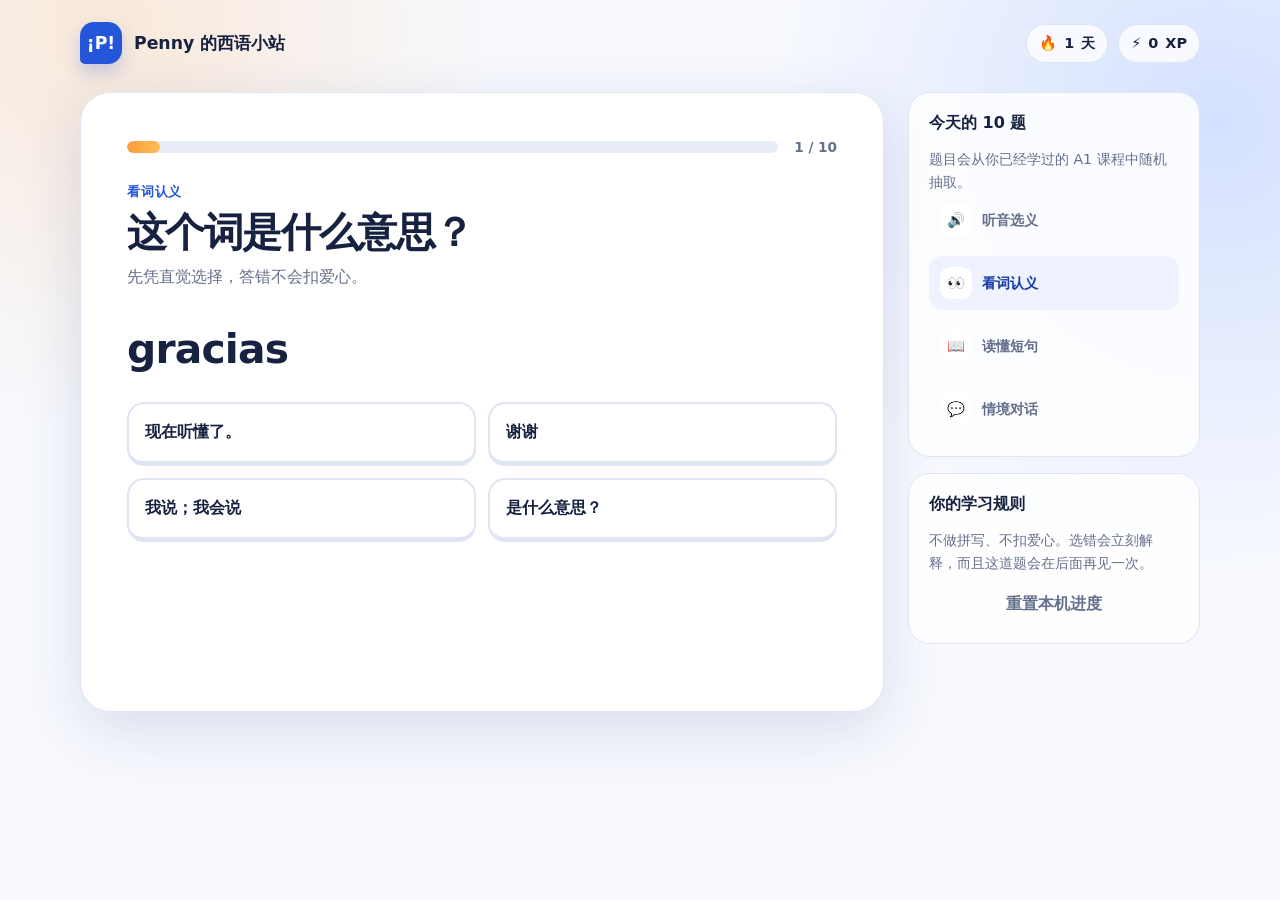
<file: practice.html>
<!doctype html>
<html lang="zh-CN">
<head>
  <meta charset="UTF-8" />
  <meta name="viewport" content="width=device-width, initial-scale=1.0" />
  <meta name="theme-color" content="#2555d9" />
  <meta name="description" content="Penny 的无拼写西班牙语互动练习：听音、认词、读句和情境对话。" />
  <title>Penny 的西语小站</title>
  <style>
    :root {
      --ink: #172240;
      --muted: #65708c;
      --blue: #2555d9;
      --blue-dark: #183ca7;
      --blue-soft: #eef3ff;
      --orange: #ff9c3d;
      --mint: #24a77e;
      --red: #db4a5d;
      --paper: #ffffff;
      --line: #dfe5f2;
      --shadow: 0 18px 60px rgba(27, 54, 120, .14);
    }

    * { box-sizing: border-box; }
    html { font-size: 16px; }
    body {
      margin: 0;
      min-height: 100vh;
      color: var(--ink);
      background:
        radial-gradient(circle at 8% 3%, rgba(255, 173, 91, .22), transparent 25rem),
        radial-gradient(circle at 95% 14%, rgba(54, 112, 255, .18), transparent 28rem),
        #f7f9fe;
      font-family: ui-rounded, "SF Pro Rounded", "PingFang SC", "Microsoft YaHei", system-ui, sans-serif;
    }

    button { font: inherit; }
    button:focus-visible { outline: 4px solid rgba(37, 85, 217, .2); outline-offset: 3px; }

    .shell { width: min(100% - 28px, 1120px); margin: 0 auto; }
    header {
      display: flex;
      align-items: center;
      justify-content: space-between;
      gap: 16px;
      padding: 22px 0 14px;
    }
    .brand { display: flex; align-items: center; gap: 12px; color: inherit; text-decoration: none; font-weight: 900; font-size: 1.08rem; }
    .brand-mark {
      width: 42px; height: 42px; display: grid; place-items: center;
      color: white; background: var(--blue); border-radius: 14px 14px 14px 5px;
      box-shadow: 0 8px 18px rgba(37, 85, 217, .24);
    }
    .stats { display: flex; gap: 10px; }
    .stat {
      display: flex; align-items: center; gap: 7px;
      padding: 9px 12px; border: 1px solid var(--line); border-radius: 999px;
      background: rgba(255,255,255,.78); font-weight: 800; font-size: .9rem;
    }

    main { padding: 14px 0 38px; }
    .layout { display: grid; grid-template-columns: minmax(0, 1fr) 292px; gap: 24px; align-items: start; }
    .lesson {
      background: var(--paper); border: 1px solid var(--line); border-radius: 30px;
      padding: clamp(22px, 5vw, 46px); box-shadow: var(--shadow); min-height: 620px;
      display: flex; flex-direction: column;
    }
    .progress-row { display: flex; align-items: center; gap: 12px; margin-bottom: 28px; }
    .progress-track { height: 12px; flex: 1; background: #e9edf7; border-radius: 999px; overflow: hidden; }
    .progress-fill { height: 100%; width: 8%; border-radius: inherit; background: linear-gradient(90deg, var(--orange), #ffbd55); transition: width .35s ease; }
    .progress-label { color: var(--muted); font-size: .85rem; font-weight: 800; min-width: 47px; text-align: right; }
    .eyebrow { color: var(--blue); font-size: .82rem; font-weight: 900; letter-spacing: .06em; text-transform: uppercase; }
    h1 { margin: 8px 0 8px; font-size: clamp(1.65rem, 4vw, 2.5rem); line-height: 1.18; letter-spacing: -.04em; }
    .hint { margin: 0; color: var(--muted); line-height: 1.65; }

    .prompt-wrap { flex: 1; display: grid; align-content: center; padding: 32px 0 26px; }
    .listen-card { display: flex; align-items: center; gap: 18px; }
    .sound-btn {
      width: 82px; height: 82px; flex: 0 0 auto; border: 0; border-radius: 25px;
      color: white; background: var(--blue); cursor: pointer; box-shadow: 0 9px 0 var(--blue-dark);
      display: grid; place-items: center; transition: transform .12s, box-shadow .12s;
    }
    .sound-btn:active { transform: translateY(6px); box-shadow: 0 3px 0 var(--blue-dark); }
    .sound-btn svg { width: 34px; }
    .slow-btn {
      margin-top: 16px; border: 1px solid #cbd7fb; background: var(--blue-soft); color: var(--blue-dark);
      border-radius: 12px; padding: 9px 13px; font-weight: 800; cursor: pointer;
    }
    .prompt-text { font-size: clamp(1.55rem, 5vw, 2.55rem); font-weight: 900; letter-spacing: -.02em; line-height: 1.3; }
    .prompt-context { margin-bottom: 10px; color: var(--muted); font-weight: 750; }
    .speaker-line { display: flex; align-items: flex-start; gap: 12px; }
    .avatar { width: 39px; height: 39px; flex: 0 0 auto; display: grid; place-items: center; border-radius: 13px; background: #fff0dc; }

    .answers { display: grid; grid-template-columns: 1fr 1fr; gap: 12px; }
    .answer {
      min-height: 64px; padding: 14px 16px; text-align: left; color: var(--ink);
      border: 2px solid var(--line); border-bottom-width: 5px; border-radius: 17px;
      background: white; cursor: pointer; font-weight: 780; line-height: 1.35;
      transition: border-color .15s, background .15s, transform .12s;
    }
    .answer:hover:not(:disabled) { border-color: #9db3f2; background: #f7f9ff; transform: translateY(-1px); }
    .answer.selected { border-color: var(--blue); background: var(--blue-soft); }
    .answer.correct { border-color: var(--mint); background: #ecfbf5; color: #16765b; }
    .answer.wrong { border-color: var(--red); background: #fff0f2; color: #a72e40; }
    .answer:disabled { cursor: default; }

    .feedback {
      display: none; margin-top: 20px; padding: 18px; border-radius: 18px;
      align-items: center; justify-content: space-between; gap: 18px;
    }
    .feedback.show { display: flex; }
    .feedback.good { background: #eafaf4; color: #176e56; }
    .feedback.bad { background: #fff0f2; color: #9e3041; }
    .feedback strong { display: block; font-size: 1.05rem; margin-bottom: 3px; }
    .feedback small { font-size: .88rem; line-height: 1.45; }
    .next-btn {
      border: 0; border-radius: 14px; padding: 12px 20px; color: white; background: currentColor;
      cursor: pointer; font-weight: 900; white-space: nowrap;
    }
    .next-btn span { color: white; }

    aside { display: grid; gap: 16px; }
    .side-card { padding: 20px; border: 1px solid var(--line); border-radius: 22px; background: rgba(255,255,255,.86); }
    .side-card h2 { font-size: 1rem; margin: 0 0 14px; }
    .mode-list { display: grid; gap: 9px; }
    .mode {
      display: flex; gap: 10px; align-items: center; padding: 11px; border-radius: 14px;
      color: var(--muted); font-size: .9rem; font-weight: 750;
    }
    .mode.active { background: var(--blue-soft); color: var(--blue-dark); }
    .mode.done { color: #198064; }
    .mode-icon { width: 32px; height: 32px; border-radius: 10px; display: grid; place-items: center; background: white; }
    .note { font-size: .88rem; color: var(--muted); line-height: 1.6; margin: 0; }
    .reset-btn { width: 100%; margin-top: 12px; border: 0; background: transparent; color: var(--muted); font-weight: 800; cursor: pointer; padding: 8px; }

    .finish { display: none; flex: 1; text-align: center; align-items: center; justify-content: center; flex-direction: column; }
    .finish.show { display: flex; }
    .finish-badge { width: 92px; height: 92px; display: grid; place-items: center; border-radius: 28px; background: #fff0dc; font-size: 2.6rem; transform: rotate(-5deg); }
    .finish h2 { font-size: 2rem; margin: 22px 0 8px; }
    .finish p { color: var(--muted); margin: 0 0 24px; }
    .restart-btn { border: 0; border-radius: 16px; padding: 14px 25px; background: var(--blue); color: white; font-weight: 900; cursor: pointer; box-shadow: 0 6px 0 var(--blue-dark); }

    @media (max-width: 820px) {
      .layout { grid-template-columns: 1fr; }
      aside { grid-template-columns: 1fr 1fr; }
      .lesson { min-height: 600px; }
    }
    @media (max-width: 560px) {
      .shell { width: min(100% - 18px, 1120px); }
      header { padding-top: 13px; }
      .brand span:last-child { display: none; }
      .stats .stat:first-child { display: none; }
      .lesson { border-radius: 23px; padding: 20px; min-height: calc(100vh - 100px); }
      .answers { grid-template-columns: 1fr; }
      .listen-card { flex-direction: column; align-items: flex-start; }
      .feedback { align-items: stretch; flex-direction: column; }
      .next-btn { width: 100%; }
      aside { grid-template-columns: 1fr; }
      .prompt-wrap { padding-top: 25px; }
    }
    @media (prefers-reduced-motion: reduce) { * { scroll-behavior: auto !important; transition: none !important; } }
  </style>
</head>
<body>
  <div class="shell">
    <header>
      <a class="brand" href="index.html" aria-label="返回学习主页"><div class="brand-mark">¡P!</div><span>Penny 的西语小站</span></a>
      <div class="stats">
        <div class="stat" title="连续练习天数">🔥 <span id="streak">1</span> 天</div>
        <div class="stat" title="累计经验值">⚡ <span id="xp">0</span> XP</div>
      </div>
    </header>

    <main class="layout">
      <section class="lesson" aria-live="polite">
        <div id="lessonView">
          <div class="progress-row">
            <div class="progress-track" role="progressbar" aria-label="本轮进度" aria-valuemin="0" aria-valuemax="100"><div class="progress-fill" id="progressFill"></div></div>
            <div class="progress-label" id="progressLabel">1 / 10</div>
          </div>
          <div class="eyebrow" id="typeLabel">听音选义</div>
          <h1 id="questionTitle">你听到了什么？</h1>
          <p class="hint" id="questionHint">点蓝色按钮播放，可以慢速再听一次。</p>

          <div class="prompt-wrap" id="promptWrap"></div>
          <div class="answers" id="answers"></div>
          <div class="feedback" id="feedback">
            <div><strong id="feedbackTitle"></strong><small id="feedbackText"></small></div>
            <button class="next-btn" id="nextBtn"><span>继续</span></button>
          </div>
        </div>

        <div class="finish" id="finishView">
          <div class="finish-badge">🌞</div>
          <h2>¡Muy bien!</h2>
          <p id="finishText">这轮完成啦。</p>
          <button class="restart-btn" id="restartBtn">再来一轮</button>
        </div>
      </section>

      <aside>
        <div class="side-card">
          <h2>今天的 10 题</h2>
          <p class="note">题目会从你已经学过的 A1 课程中随机抽取。</p>
          <div class="mode-list">
            <div class="mode active" data-mode="listen"><span class="mode-icon">🔊</span><span>听音选义</span></div>
            <div class="mode" data-mode="word"><span class="mode-icon">👀</span><span>看词认义</span></div>
            <div class="mode" data-mode="sentence"><span class="mode-icon">📖</span><span>读懂短句</span></div>
            <div class="mode" data-mode="dialogue"><span class="mode-icon">💬</span><span>情境对话</span></div>
          </div>
        </div>
        <div class="side-card">
          <h2>你的学习规则</h2>
          <p class="note">不做拼写、不扣爱心。选错会立刻解释，而且这道题会在后面再见一次。</p>
          <button class="reset-btn" id="resetBtn">重置本机进度</button>
        </div>
      </aside>
    </main>
  </div>

  <script src="data/course-a1.js"></script>
  <script>
    const courseLessons = COURSE.units.flatMap(unit => unit.lessons);
    const courseProgress = JSON.parse(localStorage.getItem('pennySpanishA1V2') || '{}');
    const completedIds = new Set(Object.keys(courseProgress.completed || {}));
    const learnedLessons = completedIds.size
      ? courseLessons.filter(lesson => completedIds.has(lesson.id))
      : courseLessons.slice(0, 2);
    const wordMeaningPool = courseLessons.flatMap(lesson => lesson.words.map(word => word.zh));
    const sentenceMeaningPool = courseLessons.map(lesson => lesson.sentence.zh);

    function makeChoices(answer, pool, seed) {
      const alternatives = [...new Set(pool)].filter(value => value !== answer);
      const picked = [];
      for (let index = 0; picked.length < 3 && index < alternatives.length; index += 1) {
        picked.push(alternatives[(seed + index * 7) % alternatives.length]);
      }
      const choices = [answer, ...picked];
      const shift = seed % choices.length;
      return [...choices.slice(shift), ...choices.slice(0, shift)];
    }

    const lessons = learnedLessons.flatMap((lesson, lessonIndex) => {
      const wordQuestions = lesson.words.flatMap((word, wordIndex) => {
        const seed = lessonIndex * 11 + wordIndex;
        const choices = makeChoices(word.zh, wordMeaningPool, seed);
        const note = `${word.es} 表示“${word.zh}”。${word.tip}`;
        return [
          {type:'listen', prompt:word.es, answer:word.zh, choices, note},
          {type:'word', prompt:word.es, answer:word.zh, choices:makeChoices(word.zh, wordMeaningPool, seed + 3), note}
        ];
      });
      const sentenceQuestion = {
        type:'sentence', prompt:lesson.sentence.es, answer:lesson.sentence.zh,
        choices:makeChoices(lesson.sentence.zh, sentenceMeaningPool, lessonIndex + 5),
        note:`完整句子的意思是“${lesson.sentence.zh}”。`
      };
      const dialogueQuestion = {
        type:'dialogue', context:lesson.dialogue.context, prompt:lesson.dialogue.prompt,
        answer:lesson.dialogue.answer, choices:[...lesson.dialogue.choices], note:lesson.dialogue.note
      };
      return [...wordQuestions, sentenceQuestion, dialogueQuestion];
    });

    const labels = {
      listen: ['听音选义','你听到了什么？','点蓝色按钮播放，可以慢速再听一次。'],
      word: ['看词认义','这个词是什么意思？','先凭直觉选择，答错不会扣爱心。'],
      sentence: ['读懂短句','选出最准确的意思','不用逐词翻译，先抓住整句话。'],
      dialogue: ['情境对话','在这个情境中怎么说？','选择最自然、最合适的回应。']
    };

    const state = { queue: [], index: 0, correct: 0, locked: false, roundXp: 0 };
    const $ = (id) => document.getElementById(id);
    const saved = JSON.parse(localStorage.getItem('pennySpanishProgress') || '{}');
    let totalXp = Number(saved.xp || 0);
    $('xp').textContent = totalXp;
    $('streak').textContent = Number(saved.streak || 1);

    function shuffle(items) {
      const copy = [...items];
      for (let i = copy.length - 1; i > 0; i--) {
        const j = Math.floor(Math.random() * (i + 1));
        [copy[i], copy[j]] = [copy[j], copy[i]];
      }
      return copy;
    }

    function startRound() {
      state.queue = shuffle(lessons).slice(0, 10).map((q, i) => ({...q, key: Date.now() + i, retry:false}));
      state.index = 0; state.correct = 0; state.locked = false; state.roundXp = 0;
      $('finishView').classList.remove('show');
      $('lessonView').style.display = 'block';
      renderQuestion();
    }

    function speak(text, rate = .88) {
      if (!('speechSynthesis' in window)) return;
      speechSynthesis.cancel();
      const utterance = new SpeechSynthesisUtterance(text);
      utterance.lang = 'es-ES'; utterance.rate = rate; utterance.pitch = 1;
      const voices = speechSynthesis.getVoices();
      const voice = voices.find(v => v.lang.toLowerCase().startsWith('es'));
      if (voice) utterance.voice = voice;
      speechSynthesis.speak(utterance);
    }

    function promptMarkup(q) {
      const soundIcon = '<svg viewBox="0 0 24 24" fill="none" stroke="currentColor" stroke-width="2.2" aria-hidden="true"><path d="M11 5 6 9H3v6h3l5 4V5Z"/><path d="M15.5 8.5a5 5 0 0 1 0 7"/><path d="M18 6a8.5 8.5 0 0 1 0 12"/></svg>';
      if (q.type === 'listen') return `<div class="listen-card"><button class="sound-btn" id="soundBtn" aria-label="播放西班牙语发音">${soundIcon}</button><div><div class="prompt-context">点击播放西语</div><button class="slow-btn" id="slowBtn">🐢 慢速播放</button></div></div>`;
      if (q.type === 'dialogue') return `<div><div class="prompt-context">${q.context}</div><div class="speaker-line"><div class="avatar">👩🏻</div><div class="prompt-text">${q.prompt}</div></div></div>`;
      return `<div class="prompt-text">${q.prompt}</div>`;
    }

    function renderQuestion() {
      const q = state.queue[state.index];
      if (!q) return finishRound();
      state.locked = false;
      const [type, title, hint] = labels[q.type];
      $('typeLabel').textContent = q.retry ? `${type} · 再见一次` : type;
      $('questionTitle').textContent = title;
      $('questionHint').textContent = hint;
      $('promptWrap').innerHTML = promptMarkup(q);
      $('answers').innerHTML = '';
      $('feedback').className = 'feedback';
      const baseTotal = Math.max(10, state.queue.length);
      const displayIndex = Math.min(state.index + 1, baseTotal);
      $('progressLabel').textContent = `${displayIndex} / ${baseTotal}`;
      $('progressFill').style.width = `${Math.min(100, (state.index / baseTotal) * 100 + 5)}%`;
      document.querySelector('.progress-track').setAttribute('aria-valuenow', Math.round((state.index / baseTotal) * 100));

      shuffle(q.choices).forEach(choice => {
        const btn = document.createElement('button');
        btn.className = 'answer'; btn.textContent = choice;
        btn.addEventListener('click', () => answer(btn, choice));
        $('answers').appendChild(btn);
      });
      if (q.type === 'listen') {
        $('soundBtn').addEventListener('click', () => speak(q.prompt));
        $('slowBtn').addEventListener('click', () => speak(q.prompt, .58));
        setTimeout(() => speak(q.prompt), 280);
      }
      updateModes(q.type);
    }

    function answer(button, choice) {
      if (state.locked) return;
      state.locked = true;
      const q = state.queue[state.index];
      const isCorrect = choice === q.answer;
      [...$('answers').children].forEach(btn => {
        btn.disabled = true;
        if (btn.textContent === q.answer) btn.classList.add('correct');
      });
      if (!isCorrect) {
        button.classList.add('wrong');
        if (!q.retry) state.queue.splice(Math.min(state.index + 3, state.queue.length), 0, {...q, key:q.key + '-retry', retry:true});
      } else {
        state.correct += 1; state.roundXp += q.retry ? 5 : 10;
      }
      $('feedback').className = `feedback show ${isCorrect ? 'good' : 'bad'}`;
      $('feedbackTitle').textContent = isCorrect ? '¡Muy bien! 答对了' : `正确答案：${q.answer}`;
      $('feedbackText').textContent = q.note;
      $('nextBtn').focus();
    }

    function nextQuestion() { state.index += 1; renderQuestion(); }

    function updateModes(active) {
      document.querySelectorAll('.mode').forEach(el => {
        el.classList.toggle('active', el.dataset.mode === active);
        const seen = state.queue.slice(0, state.index).some(q => q.type === el.dataset.mode);
        el.classList.toggle('done', seen && el.dataset.mode !== active);
      });
    }

    function finishRound() {
      totalXp += state.roundXp;
      const today = new Date().toISOString().slice(0,10);
      const previousDay = saved.lastDay;
      let streak = Number(saved.streak || 1);
      if (previousDay && previousDay !== today) {
        const diff = (new Date(today) - new Date(previousDay)) / 86400000;
        streak = diff === 1 ? streak + 1 : 1;
      }
      const progress = { xp: totalXp, streak, lastDay: today };
      localStorage.setItem('pennySpanishProgress', JSON.stringify(progress));
      Object.assign(saved, progress);
      $('xp').textContent = totalXp; $('streak').textContent = streak;
      $('lessonView').style.display = 'none';
      $('finishView').classList.add('show');
      $('finishText').textContent = `答对 ${state.correct} 次，获得 ${state.roundXp} XP。没有拼写，也没有广告。`;
    }

    $('nextBtn').addEventListener('click', nextQuestion);
    $('restartBtn').addEventListener('click', startRound);
    $('resetBtn').addEventListener('click', () => {
      localStorage.removeItem('pennySpanishProgress'); totalXp = 0;
      $('xp').textContent = '0'; $('streak').textContent = '1'; startRound();
    });

    function registerModelTools() {
      const context = document.modelContext;
      if (!context?.registerTool) return;
      const lifecycle = new AbortController();
      const register = (tool) => {
        try { Promise.resolve(context.registerTool(tool, { signal: lifecycle.signal })).catch(() => {}); }
        catch (_) {}
      };
      register({
        name: 'read_current_exercise',
        title: '读取当前西语练习',
        description: '读取当前练习的类型、题面和可选答案，不会改变答题状态。',
        inputSchema: { type:'object', properties:{}, additionalProperties:false },
        annotations: { readOnlyHint:true, untrustedContentHint:false },
        execute() {
          const q = state.queue[state.index];
          if (!q) return { status:'round_complete' };
          return { status:'in_progress', type:q.type, prompt:q.type === 'listen' ? 'audio_prompt' : q.prompt, context:q.context || null, choices:[...q.choices] };
        }
      });
      register({
        name: 'complete_current_exercise',
        title: '回答当前西语练习',
        description: '用当前页面中的一个选项完成本题，并同步更新页面反馈。',
        inputSchema: {
          type:'object',
          properties:{ choice:{ type:'string', description:'必须与页面上的某个选项完全一致。' } },
          required:['choice'], additionalProperties:false
        },
        annotations: { readOnlyHint:false, untrustedContentHint:false },
        execute(input) {
          const q = state.queue[state.index];
          if (!q) throw new Error('本轮已经完成。');
          if (state.locked) throw new Error('本题已经回答，请先继续到下一题。');
          if (!input || !q.choices.includes(input.choice)) throw new Error('请选择当前题目提供的一个选项。');
          const button = [...$('answers').children].find(btn => btn.textContent === input.choice);
          answer(button, input.choice);
          return { correct: input.choice === q.answer, selected:input.choice, correct_answer:q.answer };
        }
      });
      register({
        name: 'start_new_practice_round',
        title: '开始一轮新练习',
        description: '重开一轮 10 题的无拼写西语练习，并更新页面。',
        inputSchema: { type:'object', properties:{}, additionalProperties:false },
        annotations: { readOnlyHint:false, untrustedContentHint:false },
        execute() { startRound(); return { status:'started', question_count:10 }; }
      });
    }
    startRound();
    registerModelTools();
  </script>
</body>
</html>
</file>
<file: styles/home.css>
:root{--ink:#16213d;--muted:#69738d;--blue:#2555d9;--blue-dark:#173ba8;--orange:#ff9c3d;--paper:#fff;--bg:#f5f7fc;--line:#dfe5f2;--shadow:0 22px 65px rgba(29,55,118,.13)}
*{box-sizing:border-box}
html{font-size:16px}
body{margin:0;overflow-x:hidden;color:var(--ink);background:var(--bg);font-family:ui-rounded,"SF Pro Rounded","PingFang SC","Microsoft YaHei",system-ui,sans-serif}
a{color:inherit;text-decoration:none}
.hero{min-height:620px;padding:0 max(22px,calc((100vw - 1120px)/2));background:radial-gradient(circle at 8% 18%,rgba(255,173,82,.25),transparent 25rem),radial-gradient(circle at 90% 12%,rgba(72,126,255,.24),transparent 31rem),linear-gradient(150deg,#fff 10%,#eef3ff 100%)}
nav{height:78px;display:flex;align-items:center;justify-content:space-between;gap:18px}.brand{display:flex;align-items:center;gap:12px;font-weight:900}.brand span{width:43px;height:43px;display:grid;place-items:center;border-radius:14px 14px 14px 5px;color:#fff;background:var(--blue);box-shadow:0 8px 18px rgba(37,85,217,.24)}.nav-link{padding:10px 15px;border:1px solid var(--line);border-radius:999px;background:rgba(255,255,255,.72);font-size:.9rem;font-weight:800}
.hero-copy{max-width:1000px;padding:105px 0 90px}.eyebrow,.section-title p,.method>div>p{margin:0;color:var(--blue);font-size:.78rem;font-weight:950;letter-spacing:.11em}.hero h1{margin:17px 0;font-size:clamp(3rem,7vw,5.3rem);line-height:.98;letter-spacing:-.07em}.hero h1 em{color:var(--blue);font-style:normal}.intro{max-width:650px;margin:0;color:var(--muted);font-size:1.12rem;line-height:1.75}.actions{display:flex;flex-wrap:wrap;gap:13px;margin-top:30px}.actions a{padding:14px 21px;border-radius:15px;font-weight:900}.primary{color:#fff;background:var(--blue);box-shadow:0 6px 0 var(--blue-dark)}.secondary{border:2px solid var(--line);background:#fff}
main{width:min(calc(100% - 36px),1120px);margin:auto;padding:74px 0}.section-title h2,.method h2{margin:7px 0 25px;font-size:clamp(2rem,5vw,3.3rem);letter-spacing:-.05em}.level-grid{display:grid;grid-template-columns:repeat(3,1fr);gap:17px}.level{min-height:280px;padding:25px;border:1px solid var(--line);border-radius:25px;background:rgba(255,255,255,.86)}.level.active{color:#fff;border-color:var(--blue);background:linear-gradient(150deg,var(--blue),#426fe1);box-shadow:var(--shadow)}.status{display:inline-block;padding:7px 10px;border-radius:99px;background:rgba(255,255,255,.17);font-size:.7rem;font-weight:900}.status.planned{color:var(--muted);background:#edf0f7}.level>strong{display:block;margin-top:28px;font-size:3.6rem;line-height:1;letter-spacing:-.07em}.level h3{margin:13px 0 8px;font-size:1.25rem}.level p{margin:0;min-height:72px;color:inherit;opacity:.78;line-height:1.55;font-size:.9rem}.level small{font-weight:850;opacity:.72}
.method{display:grid;grid-template-columns:.85fr 1.15fr;gap:55px;align-items:start;margin-top:90px;padding:36px;border-radius:30px;background:#fff;box-shadow:var(--shadow)}.method h2{margin-bottom:0}.method ol{display:grid;gap:0;margin:0;padding:0;list-style:none}.method li{display:flex;align-items:center;gap:17px;padding:18px 4px;border-bottom:1px solid var(--line)}.method li:last-child{border-bottom:0}.method li>b{color:var(--orange);font-size:.8rem}.method li span{font-weight:900}.method li small{display:block;margin-top:4px;color:var(--muted);font-weight:500}
footer{padding:30px;text-align:center;color:#8b94a9;font-size:.8rem}
@media(max-width:800px){.hero{min-height:auto}.hero-copy{padding:70px 0 80px}.level-grid{grid-template-columns:1fr}.level{min-height:0}.level p{min-height:0;margin-bottom:18px}.method{grid-template-columns:1fr;gap:20px;margin-top:60px;padding:25px}}
@media(max-width:520px){.hero{padding-inline:18px}.brand{font-size:.9rem}.nav-link{display:none}.hero h1{font-size:2.35rem;line-height:1.06}.actions a{width:100%;text-align:center}main{width:min(calc(100% - 24px),1120px);padding-top:54px}.method{border-radius:22px}}
@media(prefers-reduced-motion:reduce){*{scroll-behavior:auto!important}}
</file>
<file: styles/course.css>
:root {
  --ink:#16213d; --muted:#69738d; --blue:#2555d9; --blue-dark:#173ba8;
  --blue-soft:#edf3ff; --paper:#fff; --bg:#f6f8fd; --line:#dfe5f2;
  --orange:#ff9c3d; --mint:#1f9f79; --red:#d9475c;
  --shadow:0 18px 55px rgba(29,55,118,.13);
}
*{box-sizing:border-box}
html{font-size:16px}
body{margin:0;min-height:100vh;overflow-x:hidden;color:var(--ink);background:radial-gradient(circle at 10% 0,rgba(255,171,81,.19),transparent 26rem),radial-gradient(circle at 95% 9%,rgba(54,112,255,.16),transparent 30rem),var(--bg);font-family:ui-rounded,"SF Pro Rounded","PingFang SC","Microsoft YaHei",system-ui,sans-serif}
button{font:inherit}
button:focus-visible{outline:4px solid rgba(37,85,217,.2);outline-offset:3px}
[hidden]{display:none!important}
.topbar{width:min(calc(100% - 32px),1120px);height:76px;margin:auto;display:flex;align-items:center;justify-content:space-between;gap:16px}
.brand{display:flex;align-items:center;gap:12px;border:0;background:none;color:var(--ink);font-weight:900;font-size:1.08rem;cursor:pointer;padding:0}
.brand-mark{width:42px;height:42px;display:grid;place-items:center;color:#fff;background:var(--blue);border-radius:14px 14px 14px 5px;box-shadow:0 8px 18px rgba(37,85,217,.24)}
.top-stats{display:flex;gap:10px}.top-stats>span{display:flex;align-items:center;gap:5px;padding:9px 12px;border:1px solid var(--line);border-radius:999px;background:rgba(255,255,255,.8);font-weight:800;font-size:.9rem}.top-stats i{font-style:normal;color:var(--muted);font-size:.78rem}
main{width:min(calc(100% - 32px),1120px);margin:auto;padding:12px 0 56px}
.course-head{display:grid;grid-template-columns:minmax(0,1.15fr) minmax(310px,.85fr);gap:42px;align-items:center;padding:38px 0 32px}.course-head>*{min-width:0}
.level-pill{display:inline-flex;padding:8px 12px;border-radius:999px;background:#fff1dc;color:#a75810;font-size:.78rem;font-weight:900;letter-spacing:.07em}
.course-head h1{margin:16px 0 14px;font-size:clamp(2.35rem,6vw,4.7rem);line-height:1.02;letter-spacing:-.065em}.course-head h1 em{font-style:normal;color:var(--blue)}
.course-head>div:first-child>p{max-width:610px;margin:0;overflow-wrap:anywhere;color:var(--muted);font-size:1.08rem;line-height:1.75}
.continue-card{padding:26px;border:1px solid var(--line);border-radius:27px;background:rgba(255,255,255,.94);box-shadow:var(--shadow)}
.continue-top{display:flex;justify-content:space-between;color:var(--muted);font-size:.84rem;font-weight:850}.continue-top strong{color:var(--blue)}
.big-progress{height:11px;margin:12px 0 22px;background:#e8ecf5;border-radius:99px;overflow:hidden}.big-progress>div{width:0;height:100%;background:linear-gradient(90deg,var(--orange),#ffc45d);border-radius:inherit;transition:width .35s}
.continue-card h2{margin:0 0 8px;font-size:1.35rem;line-height:1.35}.continue-card p{margin:0 0 20px;color:var(--muted);line-height:1.55;font-size:.92rem}
.primary-btn{width:100%;border:0;border-radius:15px;padding:14px 20px;color:#fff;background:var(--blue);box-shadow:0 6px 0 var(--blue-dark);font-weight:900;cursor:pointer;transition:transform .12s,box-shadow .12s}.primary-btn:active{transform:translateY(4px);box-shadow:0 2px 0 var(--blue-dark)}
.review-link{width:100%;margin-top:14px;border:0;background:none;color:var(--red);font-weight:850;cursor:pointer}.review-link span{display:inline-grid;place-items:center;min-width:22px;height:22px;margin-left:4px;border-radius:99px;background:#ffe9ed}
.method-strip{display:flex;align-items:center;justify-content:space-between;gap:10px;padding:17px 22px;border:1px solid var(--line);border-radius:20px;background:rgba(255,255,255,.75);overflow:auto}.method-strip span{display:flex;align-items:center;gap:8px;white-space:nowrap;color:#4f5c7a;font-size:.84rem;font-weight:800}.method-strip b{width:25px;height:25px;display:grid;place-items:center;border-radius:9px;background:var(--blue-soft);color:var(--blue);font-size:.75rem}.method-strip i{font-style:normal;color:#aab3c7}
.section-heading{display:flex;justify-content:space-between;align-items:end;gap:20px;margin:52px 0 20px}.section-heading span{font-size:.78rem;color:var(--blue);font-weight:900;letter-spacing:.08em}.section-heading h2{font-size:1.7rem;margin:5px 0 0}.section-heading p{color:var(--muted);font-size:.9rem;margin:0}
.course-map{display:grid;gap:20px}.unit-card{position:relative;overflow:hidden;border:1px solid var(--line);border-radius:24px;background:rgba(255,255,255,.88)}
.unit-head{display:flex;align-items:center;gap:15px;padding:19px 22px;border-bottom:1px solid var(--line)}.unit-icon{width:44px;height:44px;display:grid;place-items:center;border-radius:14px;font-size:1.28rem;background:color-mix(in srgb,var(--unit-color) 14%,white)}.unit-copy{flex:1}.unit-copy small{display:block;color:var(--unit-color);font-weight:900;font-size:.72rem;letter-spacing:.06em}.unit-copy h3{margin:3px 0;font-size:1.1rem}.unit-copy p{margin:0;color:var(--muted);font-size:.82rem;line-height:1.4}.unit-state{font-size:.78rem;color:var(--muted);font-weight:800}
.lesson-list{display:grid;grid-template-columns:1fr 1fr}.lesson-node{display:grid;grid-template-columns:45px 1fr auto;align-items:center;gap:12px;padding:17px 21px;border:0;background:transparent;text-align:left;color:var(--ink);cursor:pointer;border-right:1px solid var(--line)}.lesson-node:last-child{border-right:0}.lesson-node:last-child:nth-child(odd){grid-column:1/-1}.lesson-node:hover:not(:disabled){background:#f7f9ff}.lesson-node:disabled{cursor:not-allowed;opacity:.48}.node-index{width:42px;height:42px;display:grid;place-items:center;border:2px solid var(--line);border-radius:14px;font-weight:900;color:var(--muted);background:#fff}.lesson-node.current .node-index{color:#fff;border-color:var(--unit-color);background:var(--unit-color);box-shadow:0 5px 0 color-mix(in srgb,var(--unit-color) 70%,#000)}.lesson-node.complete .node-index{color:#fff;border-color:var(--mint);background:var(--mint)}.node-copy strong{display:block;font-size:.94rem;line-height:1.3}.node-copy small{display:block;margin-top:4px;color:var(--muted);font-size:.76rem}.node-score{font-weight:900;color:var(--mint);font-size:.8rem}.lock{color:#9099ad}.course-source{text-align:center;color:#8891a7;font-size:.76rem;padding:30px 0 0}
.lesson-screen{min-height:calc(100vh - 100px)}.lesson-shell{width:min(100%,820px);margin:4px auto 0;padding:0 0 34px}.lesson-progress-row{display:flex;align-items:center;gap:14px;margin:0 0 18px}.close-btn{width:39px;height:39px;flex:0 0 auto;border:0;border-radius:12px;background:#e9edf6;color:#68738e;font-size:1.55rem;line-height:1;cursor:pointer}.lesson-progress{height:12px;flex:1;background:#e4e9f3;border-radius:99px;overflow:hidden}.lesson-progress>div{width:0;height:100%;border-radius:inherit;background:linear-gradient(90deg,var(--orange),#ffc45d);transition:width .3s}.lesson-progress-row>span{min-width:48px;text-align:right;color:var(--muted);font-size:.82rem;font-weight:850}
.lesson-stage{min-height:635px;padding:clamp(24px,6vw,48px);border:1px solid var(--line);border-radius:29px;background:#fff;box-shadow:var(--shadow);display:flex;flex-direction:column}.stage-kicker{color:var(--blue);font-size:.76rem;font-weight:900;letter-spacing:.08em;text-transform:uppercase}.lesson-stage h1{margin:9px 0 10px;font-size:clamp(1.85rem,5vw,2.8rem);line-height:1.15;letter-spacing:-.045em}.stage-sub{margin:0;color:var(--muted);line-height:1.65}.stage-body{flex:1;display:flex;flex-direction:column;justify-content:center;padding:28px 0}.intro-icon{width:86px;height:86px;display:grid;place-items:center;border-radius:27px;background:#fff0da;font-size:2.5rem;margin-bottom:24px;transform:rotate(-4deg)}.can-do{padding:18px;border-radius:18px;background:var(--blue-soft);color:#244394;line-height:1.55;font-weight:750}.stage-actions{display:flex;gap:12px;justify-content:flex-end}.secondary-btn{border:2px solid var(--line);border-bottom-width:5px;border-radius:15px;padding:11px 18px;background:#fff;color:var(--ink);font-weight:850;cursor:pointer}.stage-actions .primary-btn{width:auto;min-width:150px}
.word-grid{display:grid;grid-template-columns:1fr 1fr;gap:12px}.word-card{position:relative;padding:18px 55px 18px 18px;border:2px solid var(--line);border-radius:18px;background:#fff}.word-card strong{display:block;font-size:1.25rem;margin-bottom:5px}.word-card>span{color:var(--muted);font-size:.9rem}.mini-sound{position:absolute;right:13px;top:13px;width:36px;height:36px;display:grid;place-items:center;border:0;border-radius:11px;background:var(--blue-soft);color:var(--blue);cursor:pointer}.mini-sound svg{width:19px}.word-tip{margin:12px -37px 0 0;padding:10px 12px;border-radius:12px;background:#fff7e9;color:#8a581d;font-size:.8rem;line-height:1.5}
.recall-card{position:relative;display:grid;gap:13px;padding:24px;border:2px solid #d5def8;border-radius:22px;background:linear-gradient(145deg,#f5f7ff,#fff)}.recall-card>span{color:var(--muted);font-size:.82rem;font-weight:850}.recall-card>strong{font-size:clamp(1.35rem,4vw,2rem);line-height:1.45}.reveal-btn{justify-self:start;border:0;border-radius:13px;padding:11px 15px;background:var(--blue);color:#fff;font-weight:900;cursor:pointer}.reveal-btn:disabled{opacity:.45}.recall-answer{position:relative;margin-top:5px;padding:20px 58px 20px 18px;border-radius:16px;background:#eafaf4;color:#176e56}.recall-answer>b{display:block;font-size:1.25rem;line-height:1.45}.recall-answer>small{display:block;margin-top:8px;line-height:1.5}.recall-answer .mini-sound{background:#fff;color:#176e56}
.grammar-card{padding:23px;border:1px solid #cbd8fb;border-radius:21px;background:linear-gradient(145deg,#f4f7ff,#fff)}.grammar-card h2{margin:0 0 8px;font-size:1.35rem}.grammar-card>p{margin:0 0 17px;color:#52617f;line-height:1.65}.examples{display:grid;gap:8px}.examples span{padding:10px 12px;border-radius:11px;background:#fff;color:#33415f;font-size:.9rem;font-weight:750}.listen-box{display:flex;align-items:center;gap:20px}.sound-main{width:86px;height:86px;display:grid;place-items:center;flex:0 0 auto;border:0;border-radius:25px;background:var(--blue);color:#fff;box-shadow:0 8px 0 var(--blue-dark);cursor:pointer}.sound-main:active{transform:translateY(5px);box-shadow:0 3px 0 var(--blue-dark)}.sound-main svg{width:37px}.slow-btn{margin-top:12px;border:1px solid #cbd7fb;border-radius:11px;padding:8px 11px;background:var(--blue-soft);color:var(--blue-dark);font-weight:800;cursor:pointer}.big-prompt{font-size:clamp(1.55rem,5vw,2.5rem);font-weight:900;line-height:1.3}.context{color:var(--muted);font-weight:750;margin-bottom:10px}
.answers{display:grid;grid-template-columns:1fr 1fr;gap:11px}.answer{min-height:62px;padding:13px 15px;border:2px solid var(--line);border-bottom-width:5px;border-radius:16px;background:#fff;color:var(--ink);font-weight:780;text-align:left;cursor:pointer;line-height:1.4}.answer:hover:not(:disabled){border-color:#9fb4f0;background:#f8faff}.answer.correct{border-color:var(--mint);background:#ebfaf5;color:#157258}.answer.wrong{border-color:var(--red);background:#fff0f2;color:#a32f40}.answer:disabled{cursor:default}.feedback{display:flex;align-items:center;justify-content:space-between;gap:15px;margin-top:18px;padding:16px;border-radius:17px}.feedback.good{background:#eafaf4;color:#176e56}.feedback.bad{background:#fff0f2;color:#9e3041}.feedback strong{display:block;margin-bottom:3px}.feedback small{font-size:.84rem;line-height:1.45}.feedback .primary-btn{width:auto;min-width:115px;box-shadow:none;background:currentColor}.feedback .primary-btn span{color:#fff}
.token-bank,.sentence-line{display:flex;flex-wrap:wrap;gap:10px;min-height:73px;padding:14px;border-radius:16px}.sentence-line{margin-bottom:15px;border:2px dashed #cbd4e5;background:#fafbfe}.token-bank{background:#f0f3f9}.token{border:2px solid #d4dbea;border-bottom-width:4px;border-radius:12px;padding:10px 13px;background:#fff;color:var(--ink);font-weight:850;cursor:pointer}.token.used{opacity:.28;pointer-events:none}.order-tools{display:flex;justify-content:space-between;align-items:center;margin-top:14px}.order-tools small{color:var(--muted)}.check-btn{border:0;border-radius:13px;padding:11px 18px;background:var(--blue);color:#fff;font-weight:900;cursor:pointer}.check-btn:disabled{opacity:.4;cursor:not-allowed}
.summary{text-align:center;align-items:center}.summary-icon{width:96px;height:96px;display:grid;place-items:center;border-radius:30px;background:#fff0da;font-size:2.8rem;transform:rotate(-5deg);margin:0 auto 20px}.score-ring{font-size:2.6rem;color:var(--blue);font-weight:950;letter-spacing:-.05em}.summary-list{display:flex;justify-content:center;gap:12px;margin:22px 0}.summary-list span{padding:10px 14px;border-radius:12px;background:#f1f4fa;color:#53607b;font-size:.85rem;font-weight:800}
.match-grid{display:grid;grid-template-columns:1fr 1fr;gap:10px}.match-item{min-height:54px;border:2px solid var(--line);border-bottom-width:4px;border-radius:14px;background:#fff;font-weight:800;color:var(--ink);cursor:pointer}.match-item.selected{border-color:var(--blue);background:var(--blue-soft)}.match-item.matched{border-color:var(--mint);background:#eafaf4;color:#157258;pointer-events:none}.match-status{text-align:center;color:var(--muted);font-size:.86rem;margin-top:14px}
@media(max-width:820px){.course-head{grid-template-columns:1fr;gap:26px;padding-top:20px}.course-head h1 br{display:none}.lesson-list{grid-template-columns:1fr}.lesson-node{border-right:0;border-bottom:1px solid var(--line)}.lesson-node:last-child{border-bottom:0}.method-strip{justify-content:flex-start}.section-heading{margin-top:38px}.lesson-stage{min-height:620px}}
@media(max-width:560px){.topbar,main{width:min(calc(100% - 18px),1120px)}.topbar{height:64px}.brand-name{display:none}.brand-mark{width:39px;height:39px}.top-stats>span:first-child{display:none}.course-head{padding-top:13px}.course-head h1{font-size:2.2rem;line-height:1.08;overflow-wrap:anywhere}.course-head h1 br{display:block}.continue-card{padding:21px;border-radius:23px}.method-strip{margin:0 -9px;border-left:0;border-right:0;border-radius:0}.section-heading{align-items:start}.section-heading>p{display:none}.unit-head{padding:16px}.unit-state{display:none}.lesson-node{padding:15px}.lesson-stage{padding:22px 18px;border-radius:22px;min-height:calc(100vh - 105px)}.answers,.word-grid{grid-template-columns:1fr}.feedback{align-items:stretch;flex-direction:column}.feedback .primary-btn{width:100%}.stage-actions{flex-direction:column-reverse}.stage-actions .primary-btn{width:100%}.secondary-btn{width:100%}.listen-box{align-items:flex-start;flex-direction:column}.summary-list{flex-wrap:wrap}.match-item{font-size:.9rem}.lesson-progress-row{margin-top:3px}}
@media(prefers-reduced-motion:reduce){*{transition:none!important;scroll-behavior:auto!important}}
</file>
